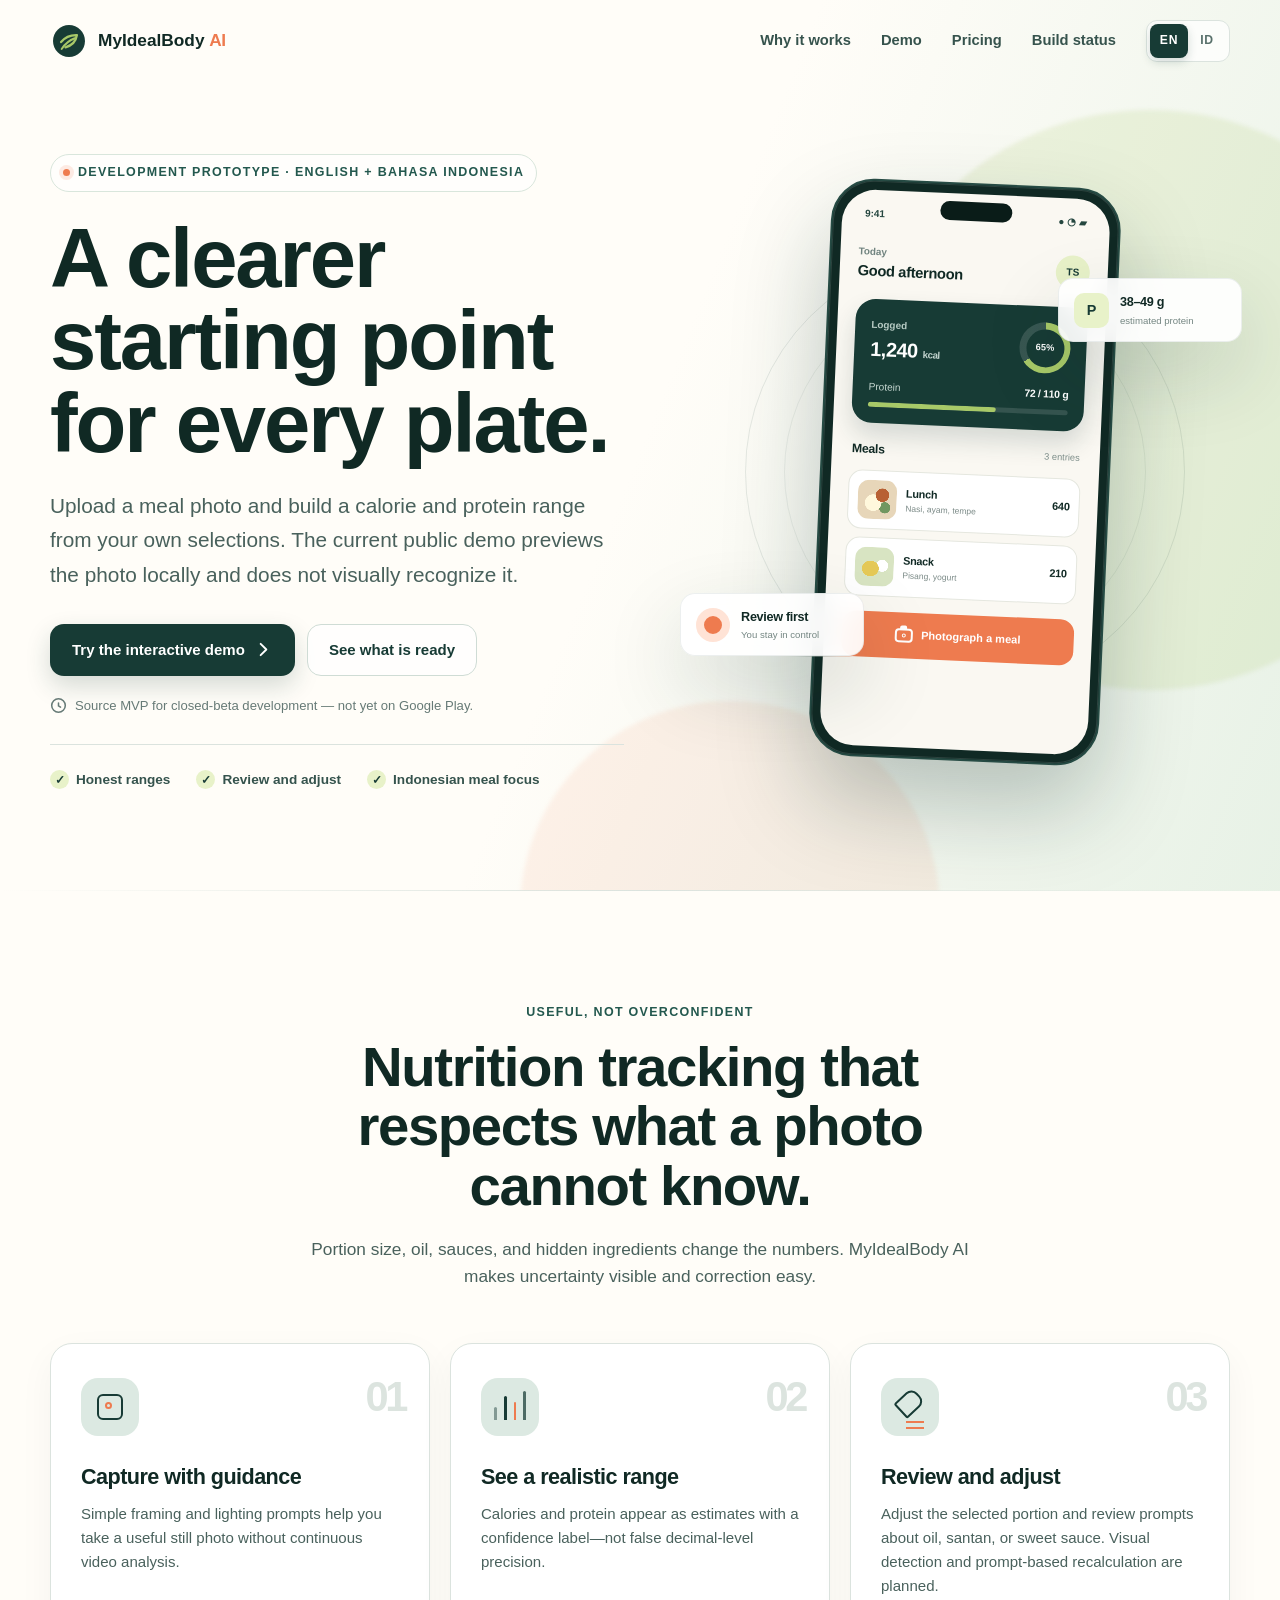
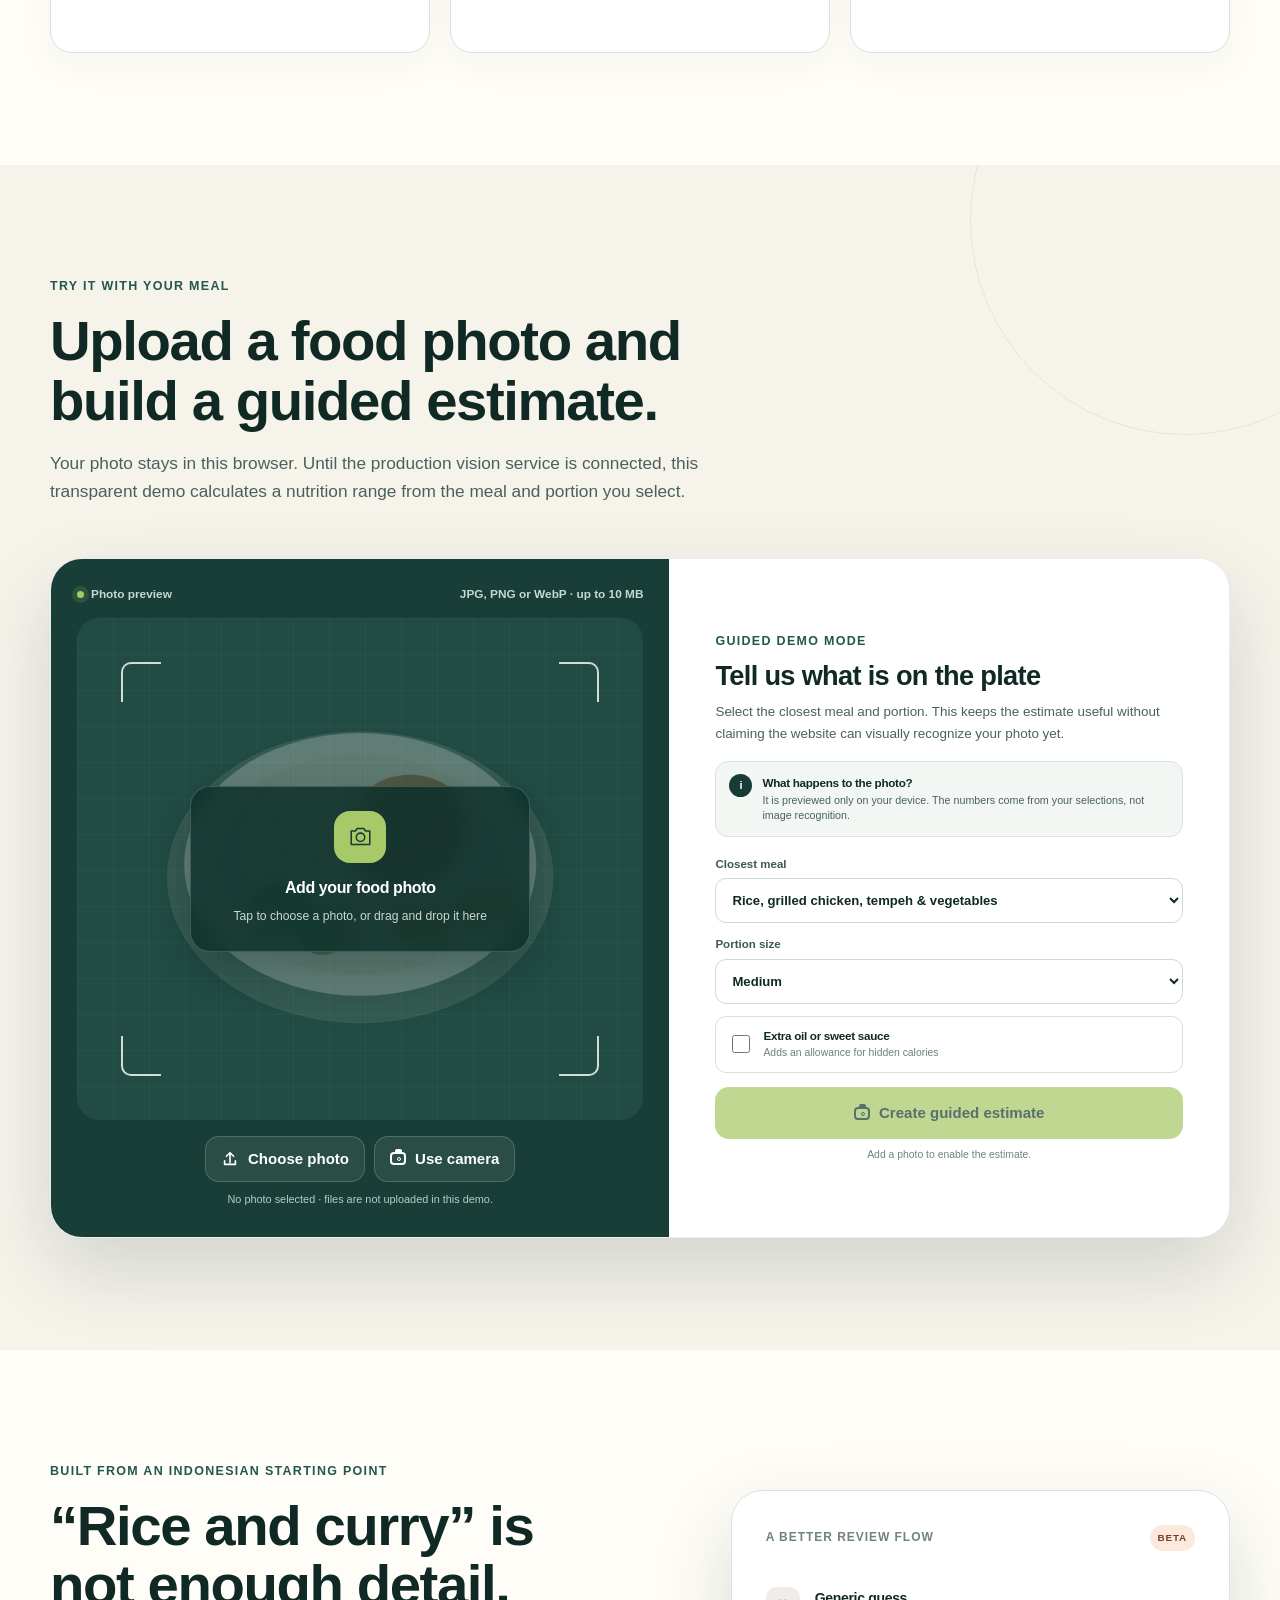
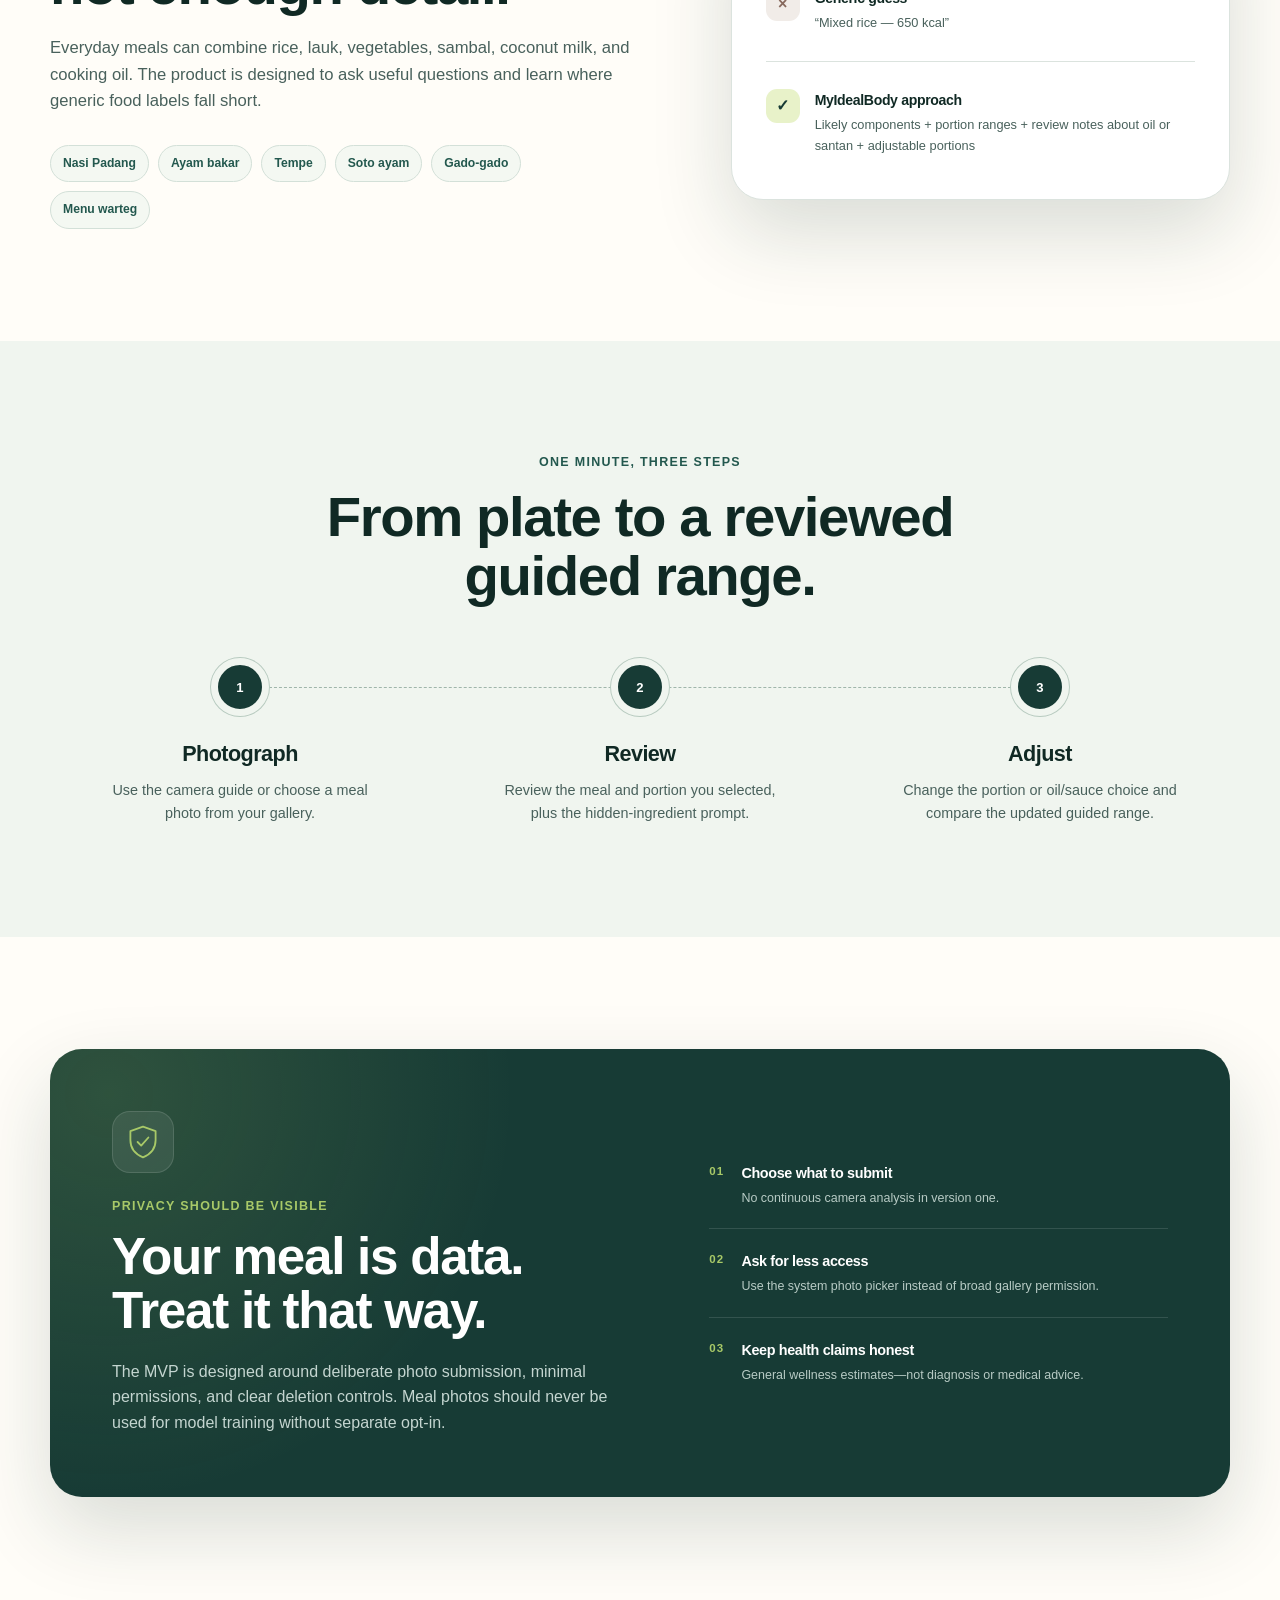
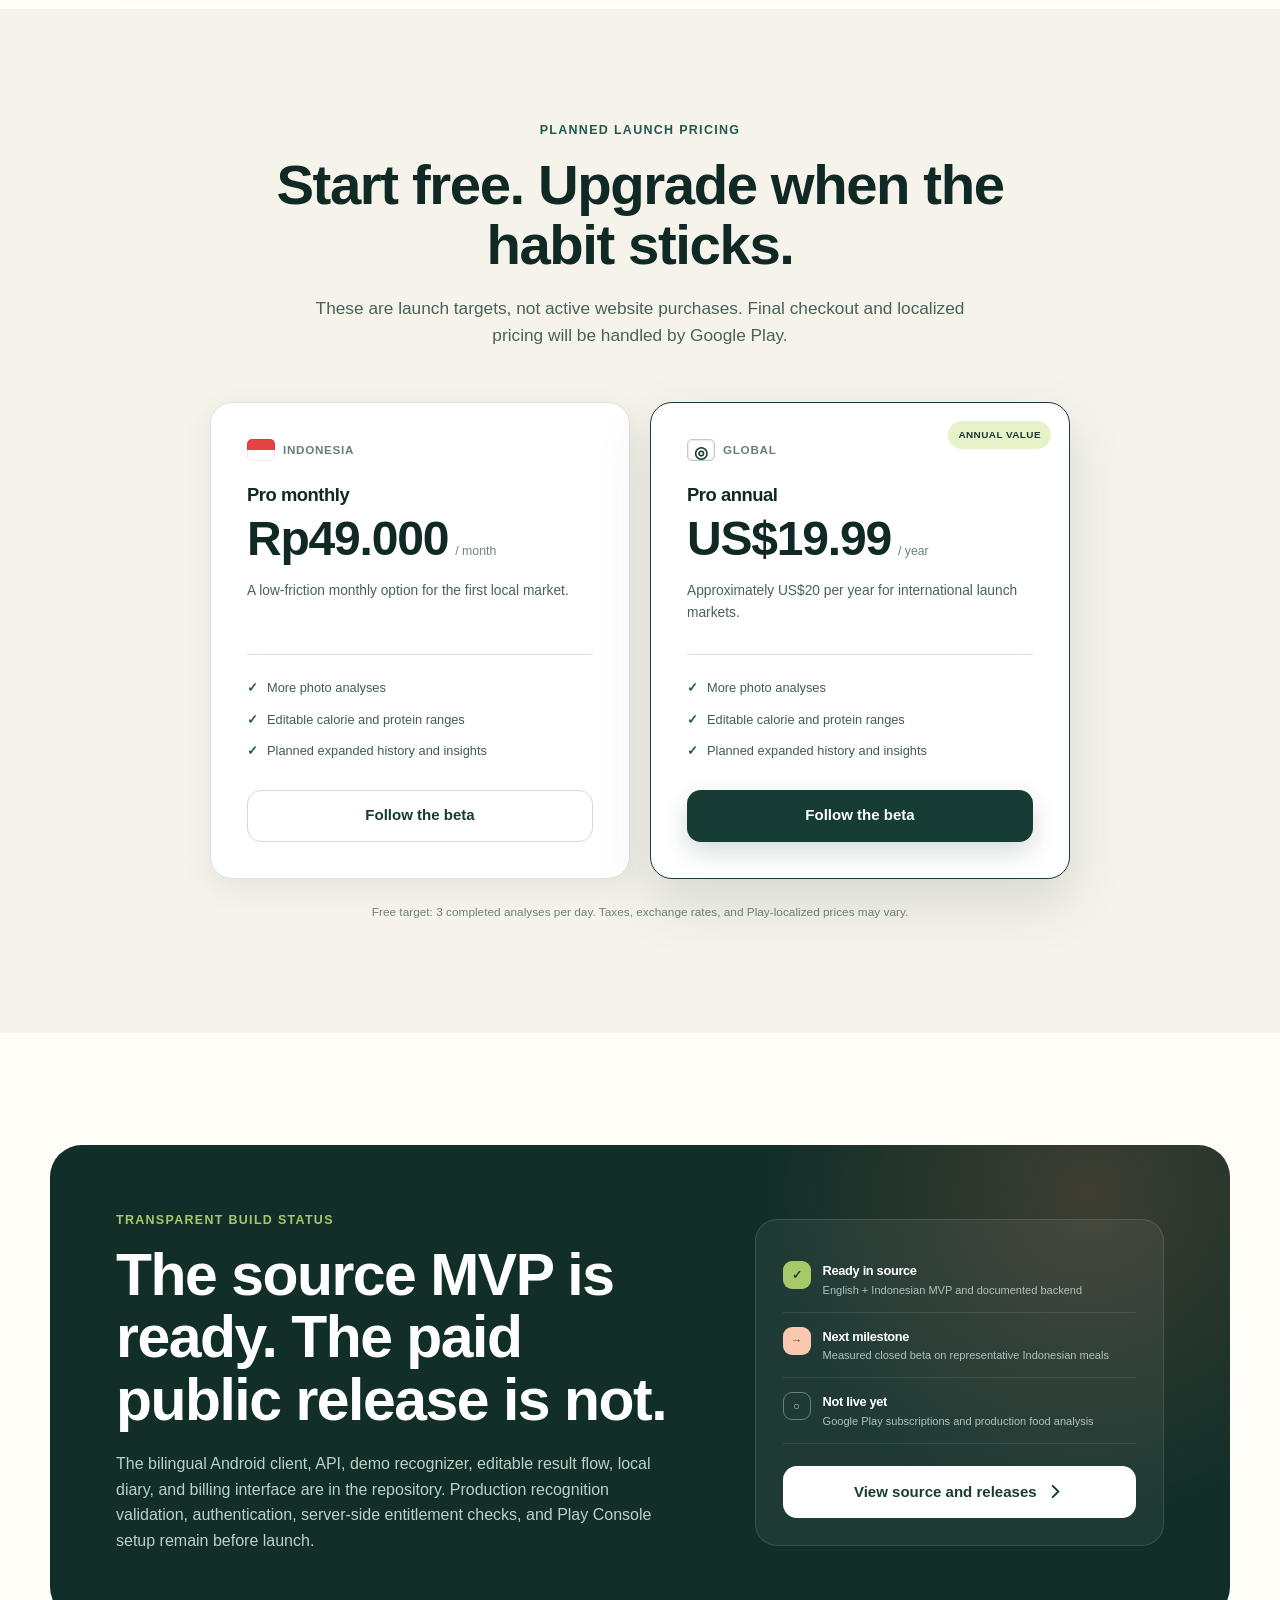
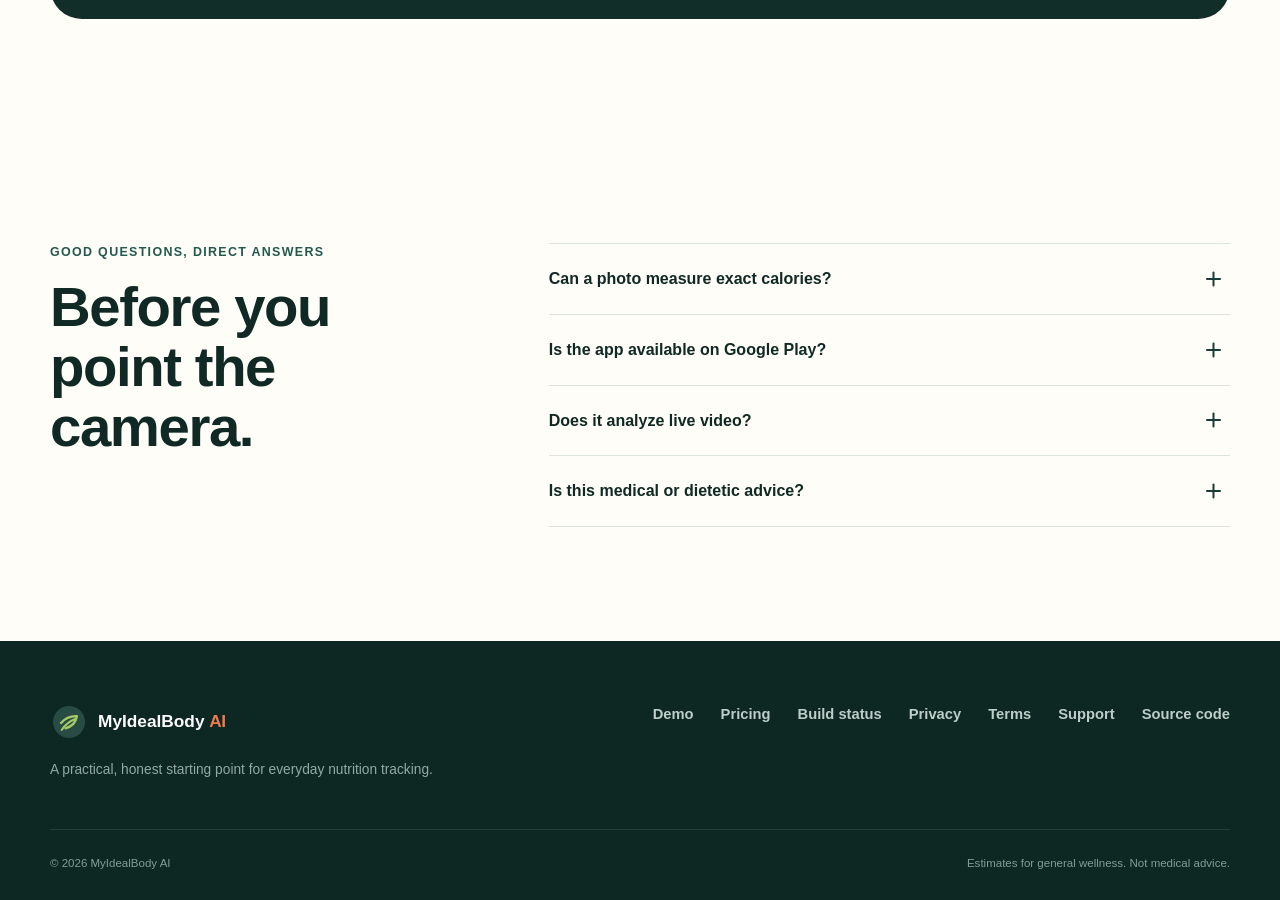
<file: website/index.html>
<!doctype html>
<html lang="en">
  <head>
    <meta charset="utf-8" />
    <meta name="viewport" content="width=device-width, initial-scale=1" />
    <meta
      name="description"
      content="Upload a meal photo for a guided calorie and protein range based on your choices. The current demo does not visually recognize images."
      id="meta-description"
    />
    <meta name="theme-color" content="#173b35" />
    <meta property="og:type" content="website" />
    <meta property="og:title" content="MyIdealBody AI — A clearer starting point for every plate" />
    <meta
      property="og:description"
      content="A bilingual guided nutrition demo for Indonesian meals. Current photo recognition is not active."
    />
    <title>MyIdealBody AI — Guided nutrition demo</title>
    <link rel="icon" href="favicon.svg" type="image/svg+xml" />
    <link rel="stylesheet" href="styles.css" />
    <script src="app.js" defer></script>
  </head>
  <!-- Set data-api-base-url to a separately deployed HTTPS API origin (without /v1) to enable server analysis. -->
  <body
    data-repository-url="https://github.com/meetmetisa-dev/myidealbody-ai"
    data-api-base-url=""
  >
    <a class="skip-link" href="#main-content" data-i18n="skipLink">Skip to main content</a>

    <header class="site-header" data-header>
      <div class="container nav-shell">
        <a class="brand" href="#top" aria-label="MyIdealBody AI home" data-i18n-aria="brandHome">
          <svg class="brand-mark" viewBox="0 0 44 44" aria-hidden="true">
            <path d="M22 3.5c10.2 0 18.5 8.3 18.5 18.5S32.2 40.5 22 40.5 3.5 32.2 3.5 22 11.8 3.5 22 3.5Z" />
            <path class="brand-leaf" d="M12.8 23.2c4.6-5.7 10.7-8.4 18.4-8.1-1.2 7.5-5.6 12.2-13.3 14.2" />
            <path class="brand-stem" d="M13.5 31.2c4.1-6.1 9.1-10.2 15.1-12.4" />
          </svg>
          <span>MyIdealBody <strong>AI</strong></span>
        </a>

        <button
          class="menu-button"
          type="button"
          aria-expanded="false"
          aria-controls="site-nav"
          aria-label="Open menu"
          data-i18n-aria="menuOpen"
          data-menu-button
        >
          <span></span><span></span><span></span>
        </button>

        <div class="nav-panel" id="site-nav" data-nav-panel>
          <nav aria-label="Primary navigation" data-i18n-aria="primaryNav">
            <a href="#features" data-i18n="navWhy">Why it works</a>
            <a href="#demo" data-i18n="navDemo">Demo</a>
            <a href="#pricing" data-i18n="navPricing">Pricing</a>
            <a href="#status" data-i18n="navStatus">Build status</a>
          </nav>
          <div class="language-switch" aria-label="Choose language" data-i18n-aria="languagePicker" role="group">
            <button type="button" data-lang="en" aria-pressed="true">EN</button>
            <button type="button" data-lang="id" aria-pressed="false">ID</button>
          </div>
        </div>
      </div>
    </header>

    <main id="main-content">
      <section class="hero" id="top">
        <div class="hero-orb hero-orb-one" aria-hidden="true"></div>
        <div class="hero-orb hero-orb-two" aria-hidden="true"></div>
        <div class="container hero-grid">
          <div class="hero-copy reveal">
            <p class="eyebrow">
              <span class="eyebrow-dot" aria-hidden="true"></span>
              <span data-i18n="heroEyebrow">Development prototype · English + Bahasa Indonesia</span>
            </p>
            <h1 data-i18n="heroTitle">A clearer starting point for every plate.</h1>
            <p class="hero-intro" data-i18n="heroBody">
              Upload a meal photo and build a calorie and protein range from your own selections. The current public demo previews the photo locally and does not visually recognize it.
            </p>
            <div class="hero-actions">
              <a class="button button-primary" href="#demo">
                <span data-i18n="heroPrimary">Try the interactive demo</span>
                <svg viewBox="0 0 20 20" aria-hidden="true"><path d="m7 4 6 6-6 6" /></svg>
              </a>
              <a class="button button-secondary" href="#status" data-i18n="heroSecondary">See what is ready</a>
            </div>
            <p class="availability-note">
              <svg viewBox="0 0 20 20" aria-hidden="true"><path d="M10 18a8 8 0 1 0 0-16 8 8 0 0 0 0 16Zm0-11v3.5l2.4 1.5" /></svg>
              <span data-i18n="heroNote">Source MVP for closed-beta development — not yet on Google Play.</span>
            </p>
            <ul class="hero-trust" aria-label="Product principles" data-i18n-aria="productPrinciples">
              <li><span aria-hidden="true">✓</span><span data-i18n="trustRanges">Honest ranges</span></li>
              <li><span aria-hidden="true">✓</span><span data-i18n="trustEditable">Review and adjust</span></li>
              <li><span aria-hidden="true">✓</span><span data-i18n="trustLocal">Indonesian meal focus</span></li>
            </ul>
          </div>

          <div class="phone-scene reveal reveal-delay" aria-label="MyIdealBody AI app preview" data-i18n-aria="phonePreview">
            <div class="phone-halo" aria-hidden="true"></div>
            <div class="phone">
              <div class="phone-speaker" aria-hidden="true"></div>
              <div class="phone-screen">
                <div class="phone-status" aria-hidden="true"><span>9:41</span><span>● ◔ ▰</span></div>
                <div class="app-head">
                  <div>
                    <span class="app-overline" data-i18n="phoneToday">Today</span>
                    <strong data-i18n="phoneGreeting">Good afternoon</strong>
                  </div>
                  <div class="avatar" aria-hidden="true">TS</div>
                </div>
                <div class="summary-card">
                  <div class="summary-head">
                    <div>
                      <span data-i18n="phoneLogged">Logged</span>
                      <strong>1,240 <small>kcal</small></strong>
                    </div>
                    <div class="progress-ring"><span>65%</span></div>
                  </div>
                  <div class="protein-row">
                    <span data-i18n="phoneProtein">Protein</span>
                    <strong>72 / 110 g</strong>
                  </div>
                  <div class="bar"><span></span></div>
                </div>
                <div class="app-section-title">
                  <strong data-i18n="phoneMeals">Meals</strong><span data-i18n="phoneEntries">3 entries</span>
                </div>
                <div class="meal-row">
                  <div class="meal-thumb meal-thumb-one" aria-hidden="true"></div>
                  <div><strong data-i18n="phoneLunch">Lunch</strong><span>Nasi, ayam, tempe</span></div>
                  <strong>640</strong>
                </div>
                <div class="meal-row">
                  <div class="meal-thumb meal-thumb-two" aria-hidden="true"></div>
                  <div><strong data-i18n="phoneSnack">Snack</strong><span>Pisang, yogurt</span></div>
                  <strong>210</strong>
                </div>
                <button class="app-scan" type="button" data-scroll-demo>
                  <span class="camera-icon" aria-hidden="true"></span>
                  <span data-i18n="phoneCta">Photograph a meal</span>
                </button>
              </div>
            </div>
            <div class="floating-card floating-card-top">
              <span class="floating-icon">P</span>
              <div><strong>38–49 g</strong><span data-i18n="floatingProtein">estimated protein</span></div>
            </div>
            <div class="floating-card floating-card-bottom">
              <span class="confidence-pip" aria-hidden="true"></span>
              <div><strong data-i18n="floatingReview">Review first</strong><span data-i18n="floatingControl">You stay in control</span></div>
            </div>
          </div>
        </div>
      </section>

      <section class="principles section" id="features">
        <div class="container">
          <div class="section-heading centered reveal">
            <p class="section-kicker" data-i18n="whyKicker">Useful, not overconfident</p>
            <h2 data-i18n="whyTitle">Nutrition tracking that respects what a photo cannot know.</h2>
            <p data-i18n="whyBody">Portion size, oil, sauces, and hidden ingredients change the numbers. MyIdealBody AI makes uncertainty visible and correction easy.</p>
          </div>
          <div class="feature-grid">
            <article class="feature-card reveal">
              <div class="feature-number">01</div>
              <div class="feature-icon icon-frame" aria-hidden="true"></div>
              <h3 data-i18n="featureOneTitle">Capture with guidance</h3>
              <p data-i18n="featureOneBody">Simple framing and lighting prompts help you take a useful still photo without continuous video analysis.</p>
            </article>
            <article class="feature-card reveal reveal-delay-short">
              <div class="feature-number">02</div>
              <div class="feature-icon icon-range" aria-hidden="true"><span></span><span></span></div>
              <h3 data-i18n="featureTwoTitle">See a realistic range</h3>
              <p data-i18n="featureTwoBody">Calories and protein appear as estimates with a confidence label—not false decimal-level precision.</p>
            </article>
            <article class="feature-card reveal reveal-delay">
              <div class="feature-number">03</div>
              <div class="feature-icon icon-edit" aria-hidden="true"></div>
              <h3 data-i18n="featureThreeTitle">Review and adjust</h3>
              <p data-i18n="featureThreeBody">Adjust the selected portion and review prompts about oil, santan, or sweet sauce. Visual detection and prompt-based recalculation are planned.</p>
            </article>
          </div>
        </div>
      </section>

      <section class="demo-section section" id="demo">
        <div class="container">
          <div class="section-heading reveal">
            <p class="section-kicker" data-i18n="demoKicker">Try it with your meal</p>
            <h2 data-i18n="demoTitle">Upload a food photo and build a guided estimate.</h2>
            <p data-i18n="demoBody">Your photo stays in this browser. Until the production vision service is connected, this transparent demo calculates a nutrition range from the meal and portion you select.</p>
          </div>

          <div class="demo-shell reveal" data-demo-shell>
            <div class="demo-visual">
              <div class="demo-label-row">
                <span class="live-label"><span aria-hidden="true"></span><span data-i18n="demoCamera">Photo preview</span></span>
                <span data-i18n="demoHint">JPG, PNG or WebP · up to 10 MB</span>
              </div>
              <div
                class="meal-art upload-stage"
                role="button"
                tabindex="0"
                aria-label="Choose a food photo"
                data-i18n-aria="uploadStage"
                data-upload-stage
              >
                <svg viewBox="0 0 620 430" aria-hidden="true">
                  <defs>
                    <filter id="plate-shadow" x="-20%" y="-20%" width="140%" height="150%">
                      <feDropShadow dx="0" dy="18" stdDeviation="18" flood-color="#092a26" flood-opacity=".16" />
                    </filter>
                    <linearGradient id="chicken" x1="0" x2="1" y1="0" y2="1">
                      <stop offset="0" stop-color="#d98550" /><stop offset="1" stop-color="#914326" />
                    </linearGradient>
                  </defs>
                  <ellipse cx="310" cy="225" rx="225" ry="170" fill="#f8f2e7" opacity=".35" />
                  <ellipse cx="310" cy="210" rx="205" ry="153" fill="#fffdf8" filter="url(#plate-shadow)" />
                  <ellipse cx="310" cy="210" rx="178" ry="128" fill="#f7f1e6" />
                  <path d="M178 177c14-51 74-82 121-50 37 25 29 89-18 112-50 24-118-7-103-62Z" fill="#fbf8ec" />
                  <g fill="#ded5bc" opacity=".75">
                    <ellipse cx="212" cy="158" rx="5" ry="11" transform="rotate(25 212 158)" />
                    <ellipse cx="245" cy="143" rx="5" ry="11" transform="rotate(-14 245 143)" />
                    <ellipse cx="270" cy="177" rx="5" ry="11" transform="rotate(35 270 177)" />
                    <ellipse cx="221" cy="198" rx="5" ry="11" transform="rotate(-35 221 198)" />
                    <ellipse cx="258" cy="207" rx="5" ry="11" transform="rotate(12 258 207)" />
                  </g>
                  <path d="M314 128c32-35 96-27 116 11 18 35-10 91-58 101-50 10-83-31-75-67 4-18 8-35 17-45Z" fill="url(#chicken)" />
                  <path d="M331 151c22-18 55-19 78-4M325 176c24-16 60-12 84 3M322 201c24-8 52-4 71 10" fill="none" stroke="#682d1d" stroke-width="8" stroke-linecap="round" opacity=".55" />
                  <g>
                    <rect x="348" y="254" width="71" height="43" rx="10" fill="#c78234" transform="rotate(8 348 254)" />
                    <rect x="420" y="243" width="68" height="42" rx="10" fill="#d6953f" transform="rotate(-8 420 243)" />
                    <circle cx="368" cy="273" r="3" fill="#8a5529" /><circle cx="397" cy="278" r="3" fill="#8a5529" />
                    <circle cx="441" cy="263" r="3" fill="#8a5529" /><circle cx="468" cy="259" r="3" fill="#8a5529" />
                  </g>
                  <g fill="none" stroke-linecap="round">
                    <path d="M188 260c18-22 31-21 45 3s32 27 49 3" stroke="#3e885d" stroke-width="19" />
                    <path d="M196 292c18-21 36-18 49 1s29 19 48-1" stroke="#67a866" stroke-width="17" />
                    <path d="M242 244c10 20 29 31 54 32" stroke="#87b95d" stroke-width="15" />
                  </g>
                  <g fill="#e05236">
                    <circle cx="287" cy="284" r="10" /><circle cx="312" cy="267" r="8" /><circle cx="306" cy="299" r="7" />
                  </g>
                </svg>
                <img class="photo-preview" alt="Selected food photo preview" data-photo-preview hidden />
                <div class="upload-prompt" data-upload-prompt>
                  <span class="upload-prompt-icon" aria-hidden="true">
                    <svg viewBox="0 0 32 32"><path d="M5 9.5h5l2-3h8l2 3h5v16H5v-16Z" /><circle cx="16" cy="17" r="5" /></svg>
                  </span>
                  <strong data-i18n="uploadPromptTitle">Add your food photo</strong>
                  <span data-i18n="uploadPromptBody">Tap to choose a photo, or drag and drop it here</span>
                </div>
                <div class="scan-corners" aria-hidden="true"><span></span><span></span><span></span><span></span></div>
                <div class="scan-line" aria-hidden="true"></div>
              </div>
              <div class="upload-actions">
                <label class="button upload-button" for="photo-upload">
                  <svg viewBox="0 0 20 20" aria-hidden="true"><path d="M10 14V3m0 0L6 7m4-4 4 4M4 12v4h12v-4" /></svg>
                  <span data-i18n="uploadButton">Choose photo</span>
                  <input id="photo-upload" class="visually-hidden" type="file" accept="image/jpeg,image/png,image/webp" data-photo-input />
                </label>
                <label class="button upload-button" for="camera-capture">
                  <span class="camera-icon small" aria-hidden="true"></span>
                  <span data-i18n="cameraButton">Use camera</span>
                  <input id="camera-capture" class="visually-hidden" type="file" accept="image/*" capture="environment" data-camera-input />
                </label>
                <button class="remove-photo" type="button" data-remove-photo hidden data-i18n="removePhoto">Remove</button>
              </div>
              <p class="file-status" aria-live="polite" data-file-status data-i18n="uploadPrivacy">No photo selected · files are not uploaded in this demo.</p>
            </div>

            <div class="demo-result" aria-live="polite" aria-busy="false" data-demo-result>
              <div class="result-idle analysis-setup" data-result-idle>
                <p class="section-kicker" data-i18n="demoIdleKicker">Guided demo mode</p>
                <h3 data-i18n="demoIdleTitle">Tell us what is on the plate</h3>
                <p data-i18n="demoIdleBody">Select the closest meal and portion. This keeps the estimate useful without claiming the website can visually recognize your photo yet.</p>
                <div class="demo-truth-note" data-mode-note>
                  <span aria-hidden="true">i</span>
                  <p><strong data-mode-title data-i18n="demoTruthTitle">What happens to the photo?</strong><small data-mode-body data-i18n="demoTruthBody">It is previewed only on your device. The numbers come from your selections, not image recognition.</small></p>
                </div>
                <form class="analysis-form" data-analysis-form>
                  <label data-guided-field>
                    <span data-i18n="mealLabel">Closest meal</span>
                    <select data-meal-select>
                      <option value="plate" data-i18n="mealPlate">Rice, grilled chicken, tempeh &amp; vegetables</option>
                      <option value="friedRice" data-i18n="mealFriedRice">Nasi goreng with egg</option>
                      <option value="gadoGado" data-i18n="mealGadoGado">Gado-gado</option>
                      <option value="sotoAyam" data-i18n="mealSotoAyam">Soto ayam with rice</option>
                      <option value="other" data-i18n="mealOther">Other / mixed meal</option>
                    </select>
                  </label>
                  <label data-guided-field>
                    <span data-i18n="portionLabel">Portion size</span>
                    <select data-portion-select>
                      <option value="small" data-i18n="portionSmall">Small</option>
                      <option value="medium" selected data-i18n="portionMedium">Medium</option>
                      <option value="large" data-i18n="portionLarge">Large</option>
                    </select>
                  </label>
                  <label class="checkbox-field" data-guided-field>
                    <input type="checkbox" data-extra-oil />
                    <span><strong data-i18n="extraOilTitle">Extra oil or sweet sauce</strong><small data-i18n="extraOilBody">Adds an allowance for hidden calories</small></span>
                  </label>
                  <button class="button button-primary demo-button" type="submit" data-demo-button disabled>
                    <span class="camera-icon small" aria-hidden="true"></span>
                    <span data-i18n="demoButton">Create guided estimate</span>
                  </button>
                  <p class="form-help" data-form-help data-i18n="uploadFirst">Add a photo to enable the estimate.</p>
                </form>
              </div>

              <div class="result-loading" hidden data-result-loading>
                <div class="loader" aria-hidden="true"><span></span><span></span><span></span></div>
                <p class="section-kicker" data-i18n="demoLoadingKicker">Guided calculation</p>
                <h3 data-demo-loading-title data-i18n="demoLoadingOne">Preparing your estimate…</h3>
                <p data-loading-body data-i18n="demoLoadingBody">We are applying your meal, portion, and extra-oil selections to a reference range.</p>
              </div>

              <div class="result-content" hidden data-result-content>
                <div class="result-topline">
                  <div>
                    <p class="section-kicker" data-result-kicker data-i18n="demoResultKicker">Guided estimate</p>
                    <h3 data-result-title>Rice, chicken &amp; tempeh</h3>
                  </div>
                  <span class="confidence-badge"><span aria-hidden="true"></span><span data-result-confidence data-i18n="demoConfidence">Selection-based</span></span>
                </div>
                <div class="macro-grid">
                  <div class="macro-card calories"><span data-i18n="demoCalories">Calories</span><strong data-calorie-result>610–760</strong><small>kcal</small></div>
                  <div class="macro-card protein"><span data-i18n="demoProtein">Protein</span><strong data-protein-result>38–49</strong><small>g</small></div>
                </div>
                <p class="range-note"><span aria-hidden="true">i</span><span data-i18n="demoRangeNote">A range reflects likely portion and recipe differences.</span></p>
                <div class="detected-list">
                  <div class="detected-heading"><strong data-result-list-title data-i18n="demoInputs">Your inputs</strong><span data-i18n="demoEditable">Editable</span></div>
                  <div data-result-row><span><i class="food-dot chicken"></i><span data-row-label data-i18n="mealInput">Meal</span></span><strong data-row-value>Rice, chicken &amp; tempeh</strong></div>
                  <div data-result-row><span><i class="food-dot rice"></i><span data-row-label data-i18n="portionInput">Portion</span></span><strong data-row-value>Medium</strong></div>
                  <div data-result-row><span><i class="food-dot veg"></i><span data-row-label data-i18n="oilInput">Extra oil / sauce</span></span><strong data-row-value>No</strong></div>
                </div>
                <div class="question-card" data-result-note>
                  <span class="question-mark" aria-hidden="true">!</span>
                  <div><strong data-result-note-title data-i18n="demoQuestionTitle">Photo recognition is not active</strong><p data-result-note-body data-i18n="demoQuestionBody">Connect the production vision API before treating the image itself as analyzed.</p></div>
                </div>
                <button class="button button-secondary button-block adjust-button" type="button" data-adjust-estimate data-i18n="adjustEstimate">Adjust selections</button>
                <p class="demo-disclaimer" data-result-disclaimer data-i18n="demoDisclaimer">Guided reference only—not image recognition, a measurement, or medical advice.</p>
              </div>
            </div>
          </div>
        </div>
      </section>

      <section class="local-section section">
        <div class="container local-grid">
          <div class="local-copy reveal">
            <p class="section-kicker" data-i18n="localKicker">Built from an Indonesian starting point</p>
            <h2 data-i18n="localTitle">“Rice and curry” is not enough detail.</h2>
            <p data-i18n="localBody">Everyday meals can combine rice, lauk, vegetables, sambal, coconut milk, and cooking oil. The product is designed to ask useful questions and learn where generic food labels fall short.</p>
            <div class="local-tags" aria-label="Example Indonesian meals" data-i18n-aria="mealExamples">
              <span>Nasi Padang</span><span>Ayam bakar</span><span>Tempe</span><span>Soto ayam</span><span>Gado-gado</span><span>Menu warteg</span>
            </div>
          </div>
          <div class="comparison-card reveal reveal-delay">
            <div class="comparison-head">
              <span data-i18n="compareTitle">A better review flow</span>
              <span class="beta-pill">BETA</span>
            </div>
            <div class="comparison-row muted">
              <span class="comparison-icon" aria-hidden="true">×</span>
              <div><strong data-i18n="compareGeneric">Generic guess</strong><p data-i18n="compareGenericBody">“Mixed rice — 650 kcal”</p></div>
            </div>
            <div class="comparison-divider" aria-hidden="true"></div>
            <div class="comparison-row good">
              <span class="comparison-icon" aria-hidden="true">✓</span>
              <div><strong data-i18n="compareProduct">MyIdealBody approach</strong><p data-i18n="compareProductBody">Likely components + portion ranges + review notes about oil or santan + adjustable portions</p></div>
            </div>
          </div>
        </div>
      </section>

      <section class="how-section section">
        <div class="container">
          <div class="section-heading centered reveal">
            <p class="section-kicker" data-i18n="howKicker">One minute, three steps</p>
            <h2 data-i18n="howTitle">From plate to a reviewed guided range.</h2>
          </div>
          <ol class="steps-grid">
            <li class="step-card reveal">
              <span class="step-index">1</span>
              <h3 data-i18n="stepOneTitle">Photograph</h3>
              <p data-i18n="stepOneBody">Use the camera guide or choose a meal photo from your gallery.</p>
            </li>
            <li class="step-card reveal reveal-delay-short">
              <span class="step-index">2</span>
              <h3 data-i18n="stepTwoTitle">Review</h3>
              <p data-i18n="stepTwoBody">Review the meal and portion you selected, plus the hidden-ingredient prompt.</p>
            </li>
            <li class="step-card reveal reveal-delay">
              <span class="step-index">3</span>
              <h3 data-i18n="stepThreeTitle">Adjust</h3>
              <p data-i18n="stepThreeBody">Change the portion or oil/sauce choice and compare the updated guided range.</p>
            </li>
          </ol>
        </div>
      </section>

      <section class="privacy-section section" id="privacy">
        <div class="container privacy-shell reveal">
          <div class="privacy-main">
            <span class="shield-icon" aria-hidden="true">
              <svg viewBox="0 0 40 40"><path d="M20 3 34 8v10c0 9-5.6 15.5-14 19-8.4-3.5-14-10-14-19V8l14-5Z" /><path d="m14 20 4 4 8-9" /></svg>
            </span>
            <p class="section-kicker" data-i18n="privacyKicker">Privacy should be visible</p>
            <h2 data-i18n="privacyTitle">Your meal is data. Treat it that way.</h2>
            <p data-i18n="privacyBody">The MVP is designed around deliberate photo submission, minimal permissions, and clear deletion controls. Meal photos should never be used for model training without separate opt-in.</p>
          </div>
          <div class="privacy-points">
            <div><span aria-hidden="true">01</span><p><strong data-i18n="privacyOneTitle">Choose what to submit</strong><small data-i18n="privacyOneBody">No continuous camera analysis in version one.</small></p></div>
            <div><span aria-hidden="true">02</span><p><strong data-i18n="privacyTwoTitle">Ask for less access</strong><small data-i18n="privacyTwoBody">Use the system photo picker instead of broad gallery permission.</small></p></div>
            <div><span aria-hidden="true">03</span><p><strong data-i18n="privacyThreeTitle">Keep health claims honest</strong><small data-i18n="privacyThreeBody">General wellness estimates—not diagnosis or medical advice.</small></p></div>
          </div>
        </div>
      </section>

      <section class="pricing-section section" id="pricing">
        <div class="container">
          <div class="section-heading centered reveal">
            <p class="section-kicker" data-i18n="pricingKicker">Planned launch pricing</p>
            <h2 data-i18n="pricingTitle">Start free. Upgrade when the habit sticks.</h2>
            <p data-i18n="pricingBody">These are launch targets, not active website purchases. Final checkout and localized pricing will be handled by Google Play.</p>
          </div>
          <div class="pricing-grid">
            <article class="price-card reveal">
              <div class="price-topline"><span class="flag" aria-hidden="true">ID</span><span data-i18n="priceIndonesia">Indonesia</span></div>
              <h3 data-i18n="priceLocalPlan">Pro monthly</h3>
              <p class="price"><strong>Rp49.000</strong><span data-i18n="perMonth">/ month</span></p>
              <p data-i18n="priceLocalBody">A low-friction monthly option for the first local market.</p>
              <ul>
                <li><span aria-hidden="true">✓</span><span data-i18n="priceFeatureOne">More photo analyses</span></li>
                <li><span aria-hidden="true">✓</span><span data-i18n="priceFeatureTwo">Editable calorie and protein ranges</span></li>
                <li><span aria-hidden="true">✓</span><span data-i18n="priceFeatureThree">Planned expanded history and insights</span></li>
              </ul>
              <a class="button button-secondary button-block repo-link" href="#status" data-i18n="priceCta">Follow the beta</a>
            </article>
            <article class="price-card featured reveal reveal-delay">
              <span class="price-ribbon" data-i18n="priceValue">Annual value</span>
              <div class="price-topline"><span class="globe" aria-hidden="true">◎</span><span data-i18n="priceGlobal">Global</span></div>
              <h3 data-i18n="priceGlobalPlan">Pro annual</h3>
              <p class="price"><strong>US$19.99</strong><span data-i18n="perYear">/ year</span></p>
              <p data-i18n="priceGlobalBody">Approximately US$20 per year for international launch markets.</p>
              <ul>
                <li><span aria-hidden="true">✓</span><span data-i18n="priceFeatureOne">More photo analyses</span></li>
                <li><span aria-hidden="true">✓</span><span data-i18n="priceFeatureTwo">Editable calorie and protein ranges</span></li>
                <li><span aria-hidden="true">✓</span><span data-i18n="priceFeatureThree">Planned expanded history and insights</span></li>
              </ul>
              <a class="button button-primary button-block repo-link" href="#status" data-i18n="priceCta">Follow the beta</a>
            </article>
          </div>
          <p class="pricing-note" data-i18n="pricingNote">Free target: 3 completed analyses per day. Taxes, exchange rates, and Play-localized prices may vary.</p>
        </div>
      </section>

      <section class="status-section section" id="status">
        <div class="container status-shell reveal">
          <div>
            <p class="section-kicker light" data-i18n="statusKicker">Transparent build status</p>
            <h2 data-i18n="statusTitle">The source MVP is ready. The paid public release is not.</h2>
            <p data-i18n="statusBody">The bilingual Android client, API, demo recognizer, editable result flow, local diary, and billing interface are in the repository. Production recognition validation, authentication, server-side entitlement checks, and Play Console setup remain before launch.</p>
          </div>
          <div class="status-panel">
            <div class="status-row ready"><span aria-hidden="true">✓</span><p><strong data-i18n="readyLabel">Ready in source</strong><small data-i18n="readyBody">English + Indonesian MVP and documented backend</small></p></div>
            <div class="status-row next"><span aria-hidden="true">→</span><p><strong data-i18n="nextLabel">Next milestone</strong><small data-i18n="nextBody">Measured closed beta on representative Indonesian meals</small></p></div>
            <div class="status-row later"><span aria-hidden="true">○</span><p><strong data-i18n="laterLabel">Not live yet</strong><small data-i18n="laterBody">Google Play subscriptions and production food analysis</small></p></div>
            <a class="button button-light button-block repo-link" href="#top">
              <span data-i18n="statusCta">View source and releases</span>
              <svg viewBox="0 0 20 20" aria-hidden="true"><path d="m7 4 6 6-6 6" /></svg>
            </a>
          </div>
        </div>
      </section>

      <section class="faq-section section">
        <div class="container faq-grid">
          <div class="section-heading reveal">
            <p class="section-kicker" data-i18n="faqKicker">Good questions, direct answers</p>
            <h2 data-i18n="faqTitle">Before you point the camera.</h2>
          </div>
          <div class="faq-list reveal reveal-delay">
            <details>
              <summary data-i18n="faqOneQ">Can a photo measure exact calories?</summary>
              <p data-i18n="faqOneA">No. A photo cannot reveal exact weight or every ingredient. MyIdealBody AI is designed to return a useful range, explain uncertainty, and let you edit the result.</p>
            </details>
            <details>
              <summary data-i18n="faqTwoQ">Is the app available on Google Play?</summary>
              <p data-i18n="faqTwoA">Not yet. The repository is a development MVP for closed-beta preparation. A public paid release needs production validation and Play setup first.</p>
            </details>
            <details>
              <summary data-i18n="faqThreeQ">Does it analyze live video?</summary>
              <p data-i18n="faqThreeA">No. This website uses one still photo. With no production API configured, the photo stays in your browser and the estimate comes from your selections—not visual recognition.</p>
            </details>
            <details>
              <summary data-i18n="faqFourQ">Is this medical or dietetic advice?</summary>
              <p data-i18n="faqFourA">No. It provides general wellness estimates only and is not a diagnosis, treatment, laboratory measurement, or substitute for a qualified professional.</p>
            </details>
          </div>
        </div>
      </section>
    </main>

    <footer class="site-footer">
      <div class="container footer-grid">
        <div>
          <a class="brand footer-brand" href="#top" aria-label="MyIdealBody AI home" data-i18n-aria="brandHome">
            <svg class="brand-mark" viewBox="0 0 44 44" aria-hidden="true">
              <path d="M22 3.5c10.2 0 18.5 8.3 18.5 18.5S32.2 40.5 22 40.5 3.5 32.2 3.5 22 11.8 3.5 22 3.5Z" />
              <path class="brand-leaf" d="M12.8 23.2c4.6-5.7 10.7-8.4 18.4-8.1-1.2 7.5-5.6 12.2-13.3 14.2" />
              <path class="brand-stem" d="M13.5 31.2c4.1-6.1 9.1-10.2 15.1-12.4" />
            </svg>
            <span>MyIdealBody <strong>AI</strong></span>
          </a>
          <p data-i18n="footerTagline">A practical, honest starting point for everyday nutrition tracking.</p>
        </div>
        <div class="footer-links">
          <a href="#demo" data-i18n="navDemo">Demo</a>
          <a href="#pricing" data-i18n="navPricing">Pricing</a>
          <a href="#status" data-i18n="navStatus">Build status</a>
          <a href="privacy.html" data-i18n="footerPrivacy">Privacy</a>
          <a href="terms.html" data-i18n="footerTerms">Terms</a>
          <a href="support.html" data-i18n="footerSupport">Support</a>
          <a class="repo-link" href="#top" data-i18n="footerSource">Source code</a>
        </div>
      </div>
      <div class="container footer-bottom">
        <span>© <span data-year></span> MyIdealBody AI</span>
        <span data-i18n="footerDisclaimer">Estimates for general wellness. Not medical advice.</span>
      </div>
    </footer>
  </body>
</html>
</file>
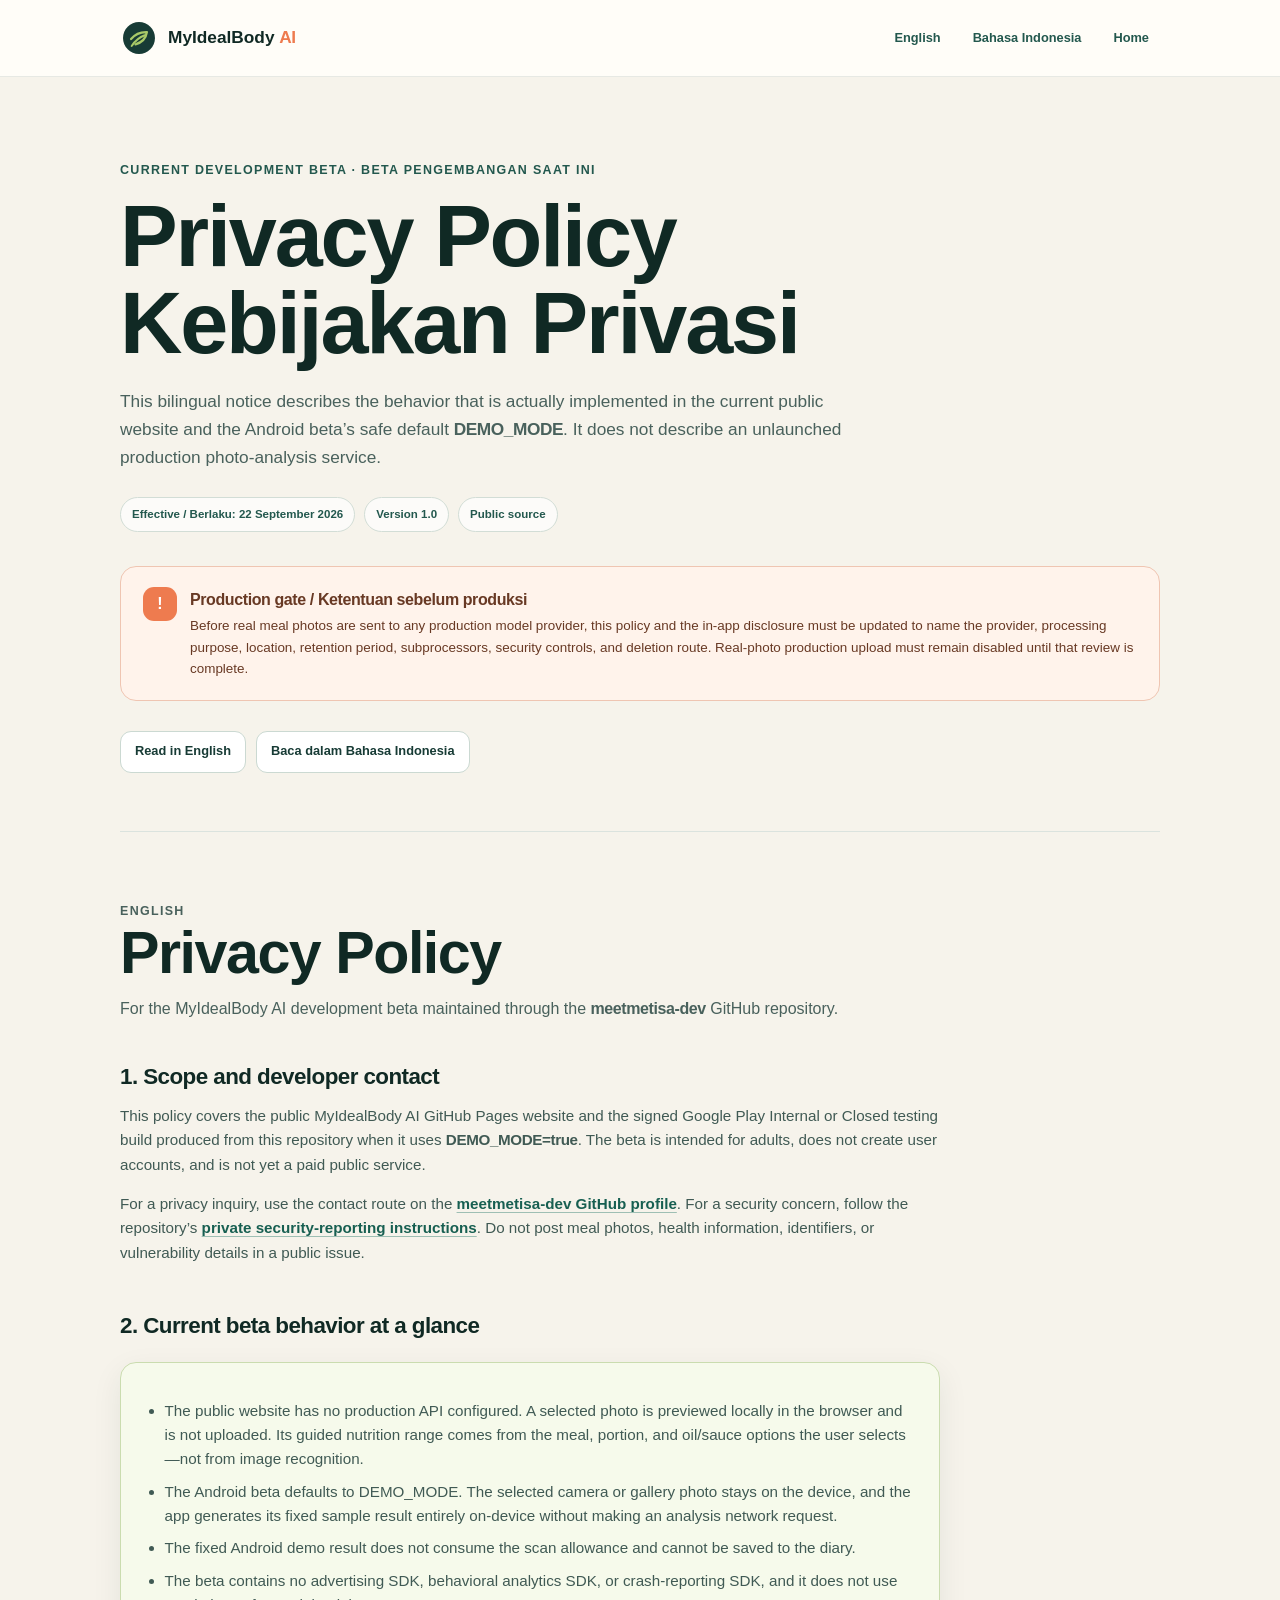
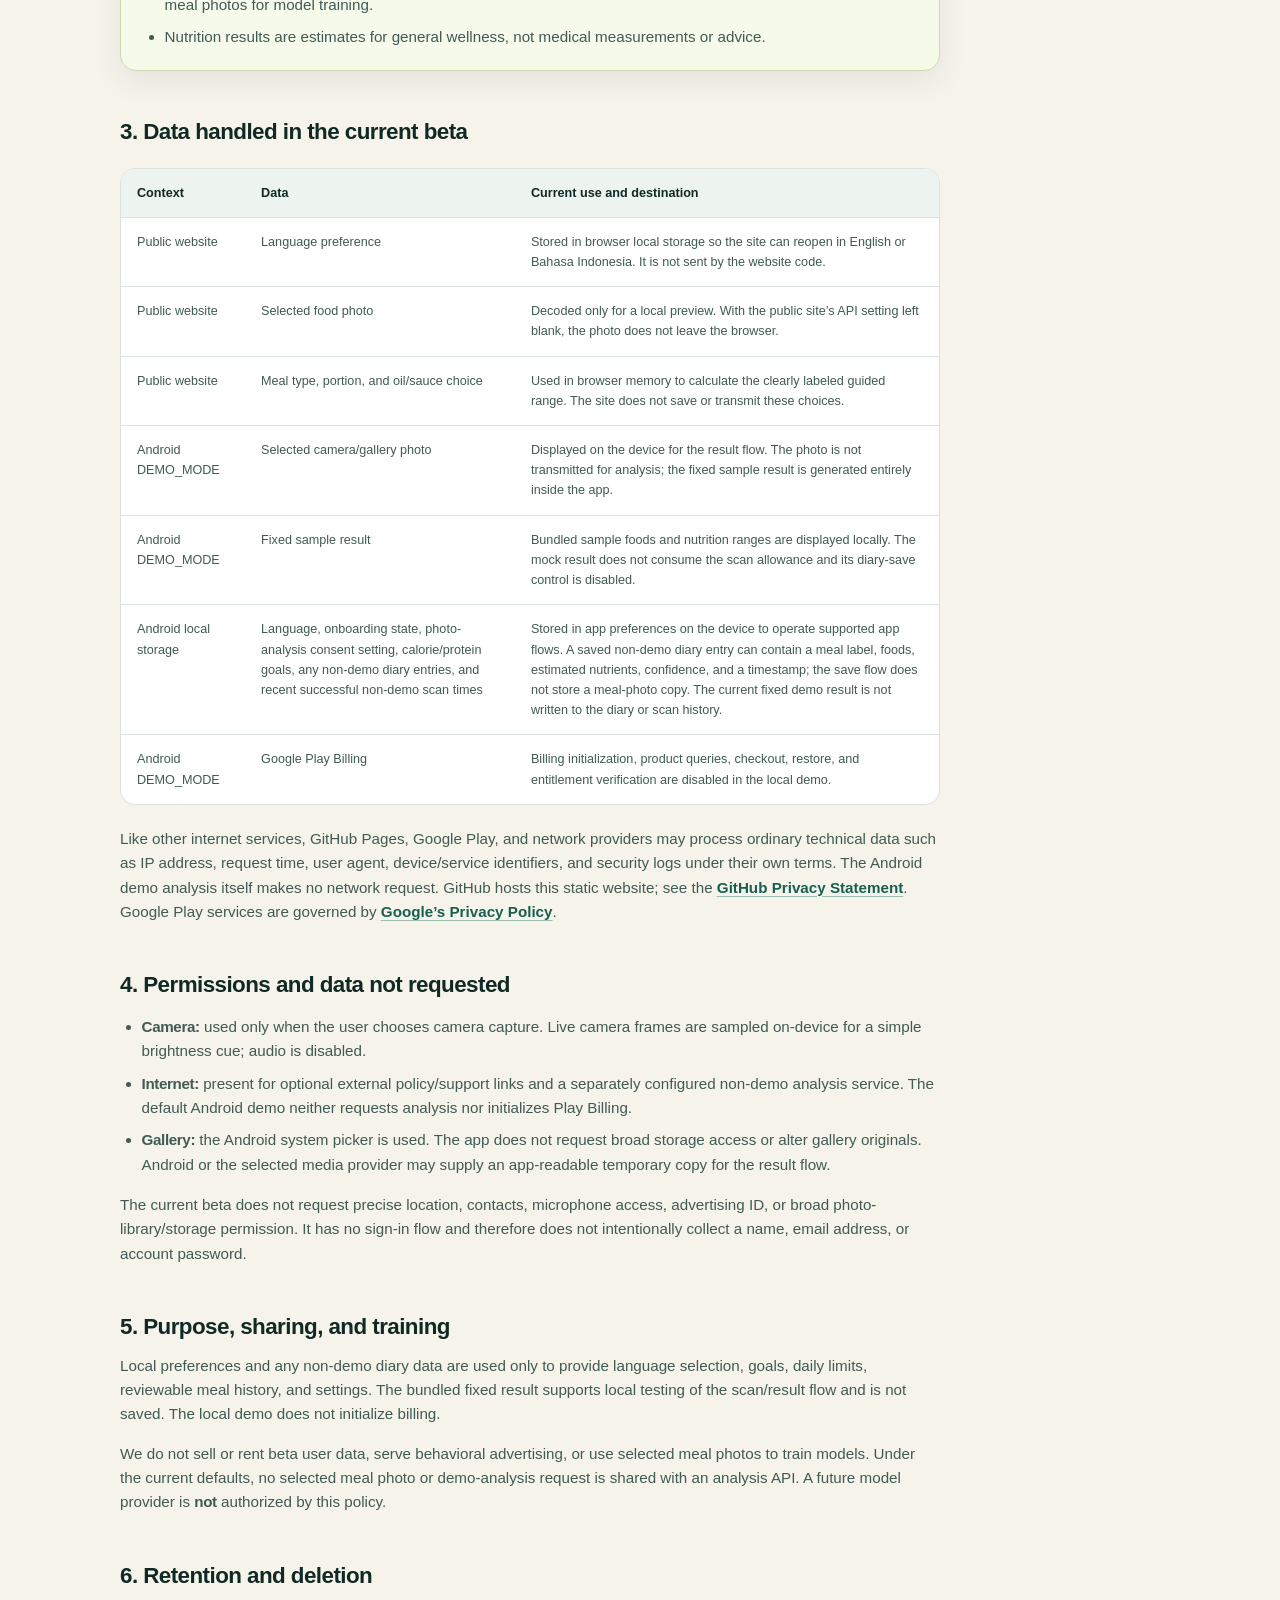
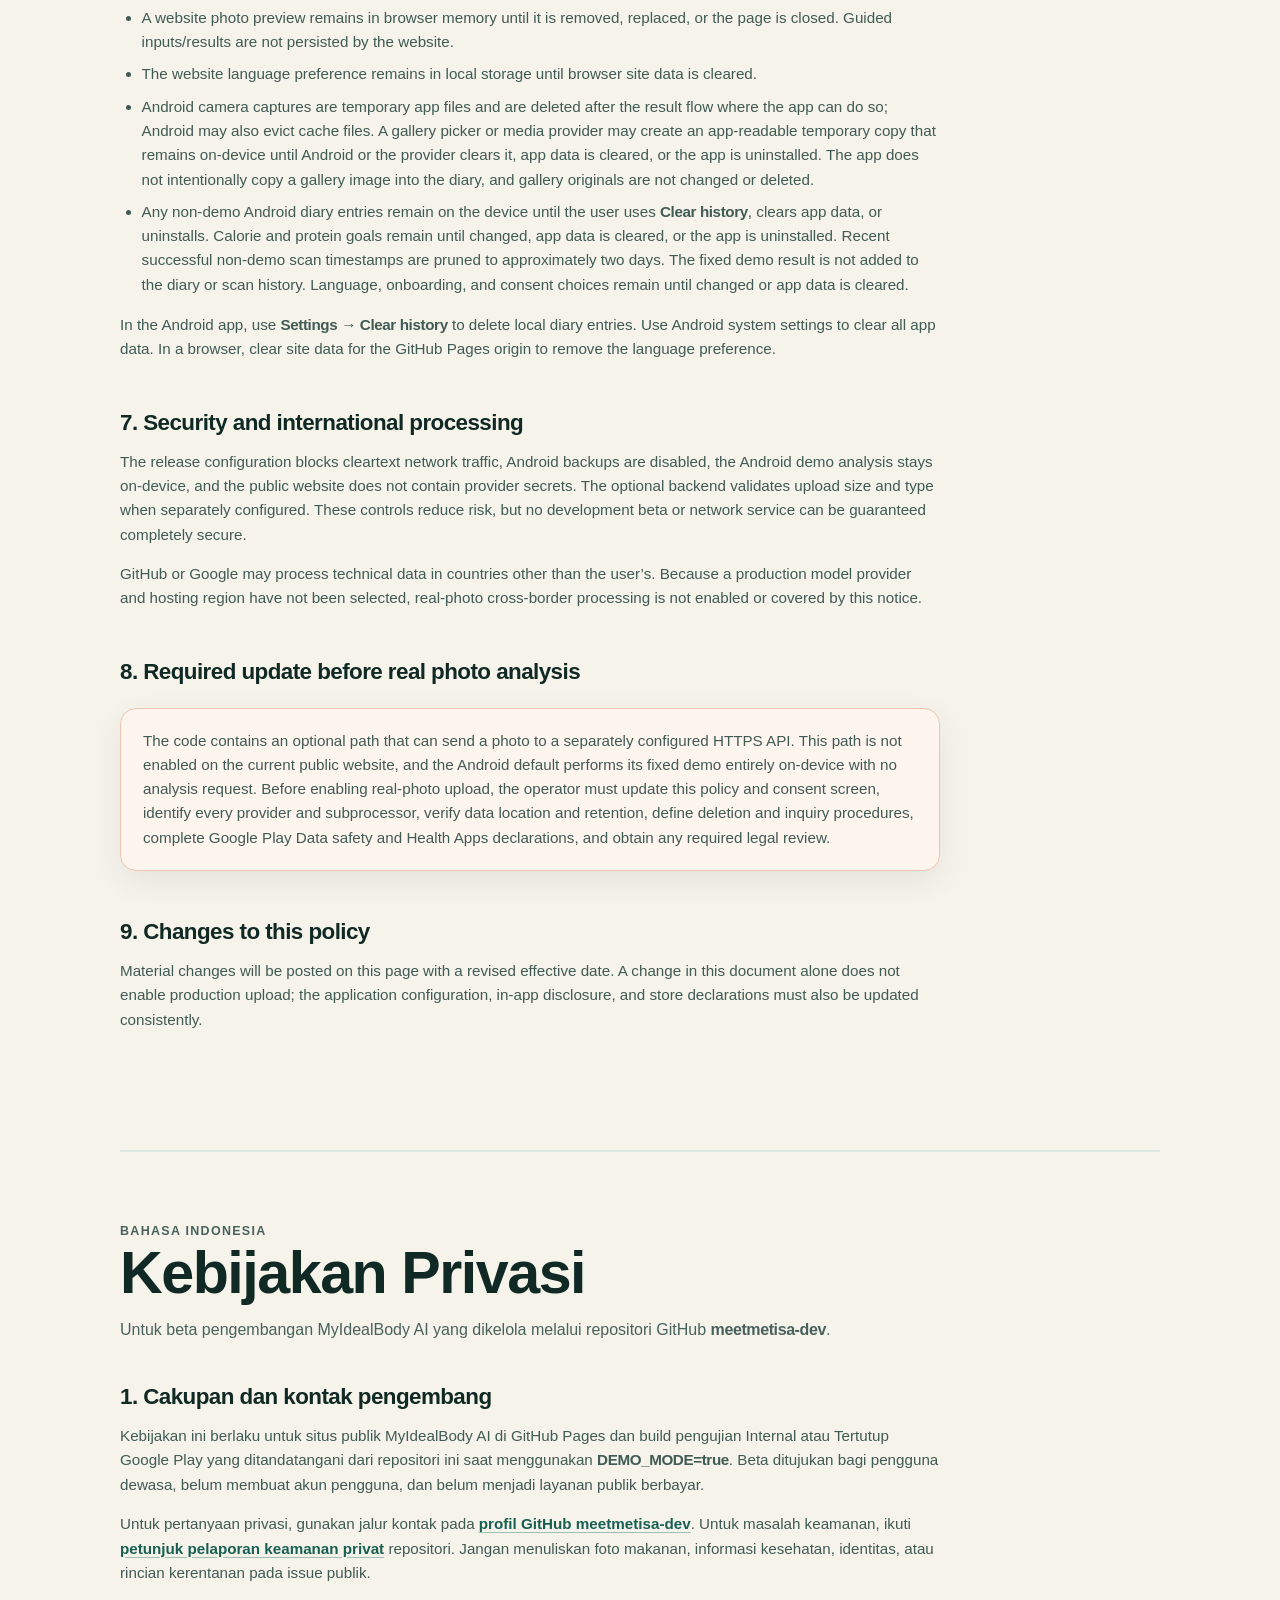
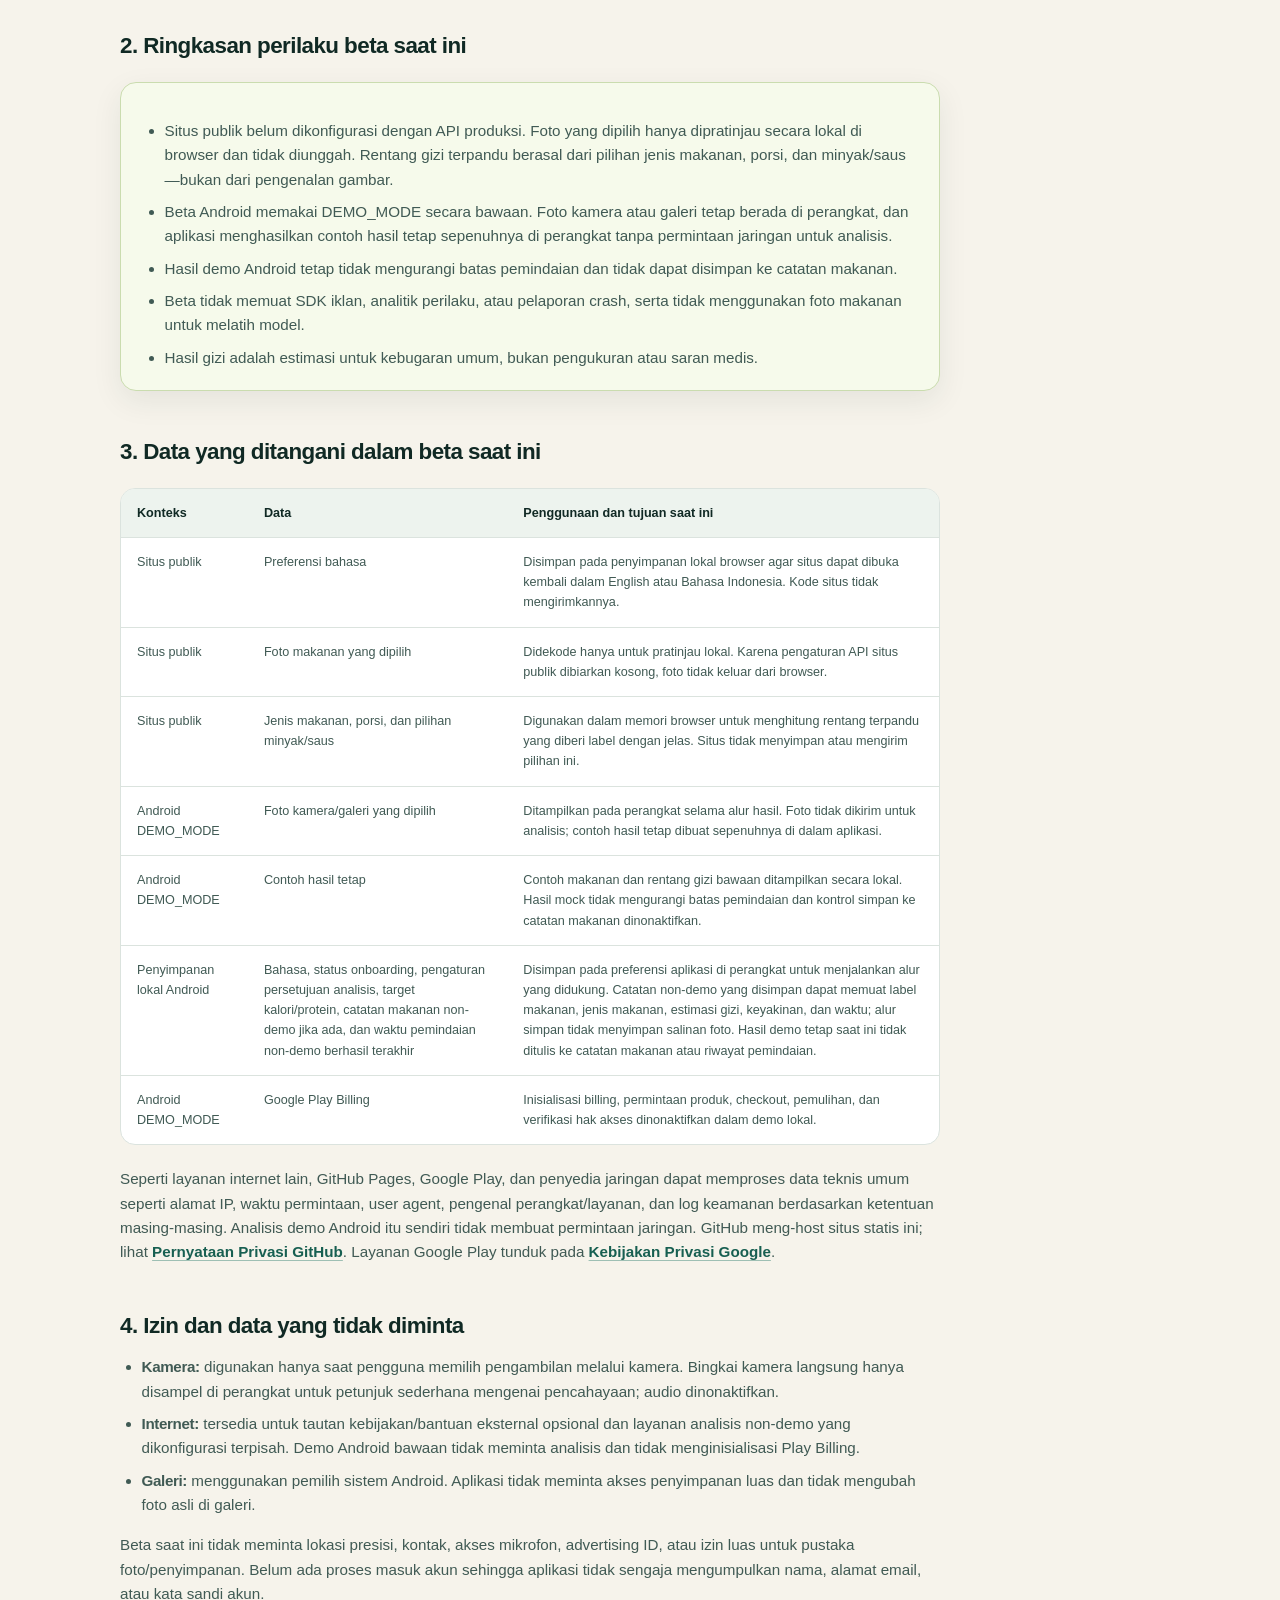
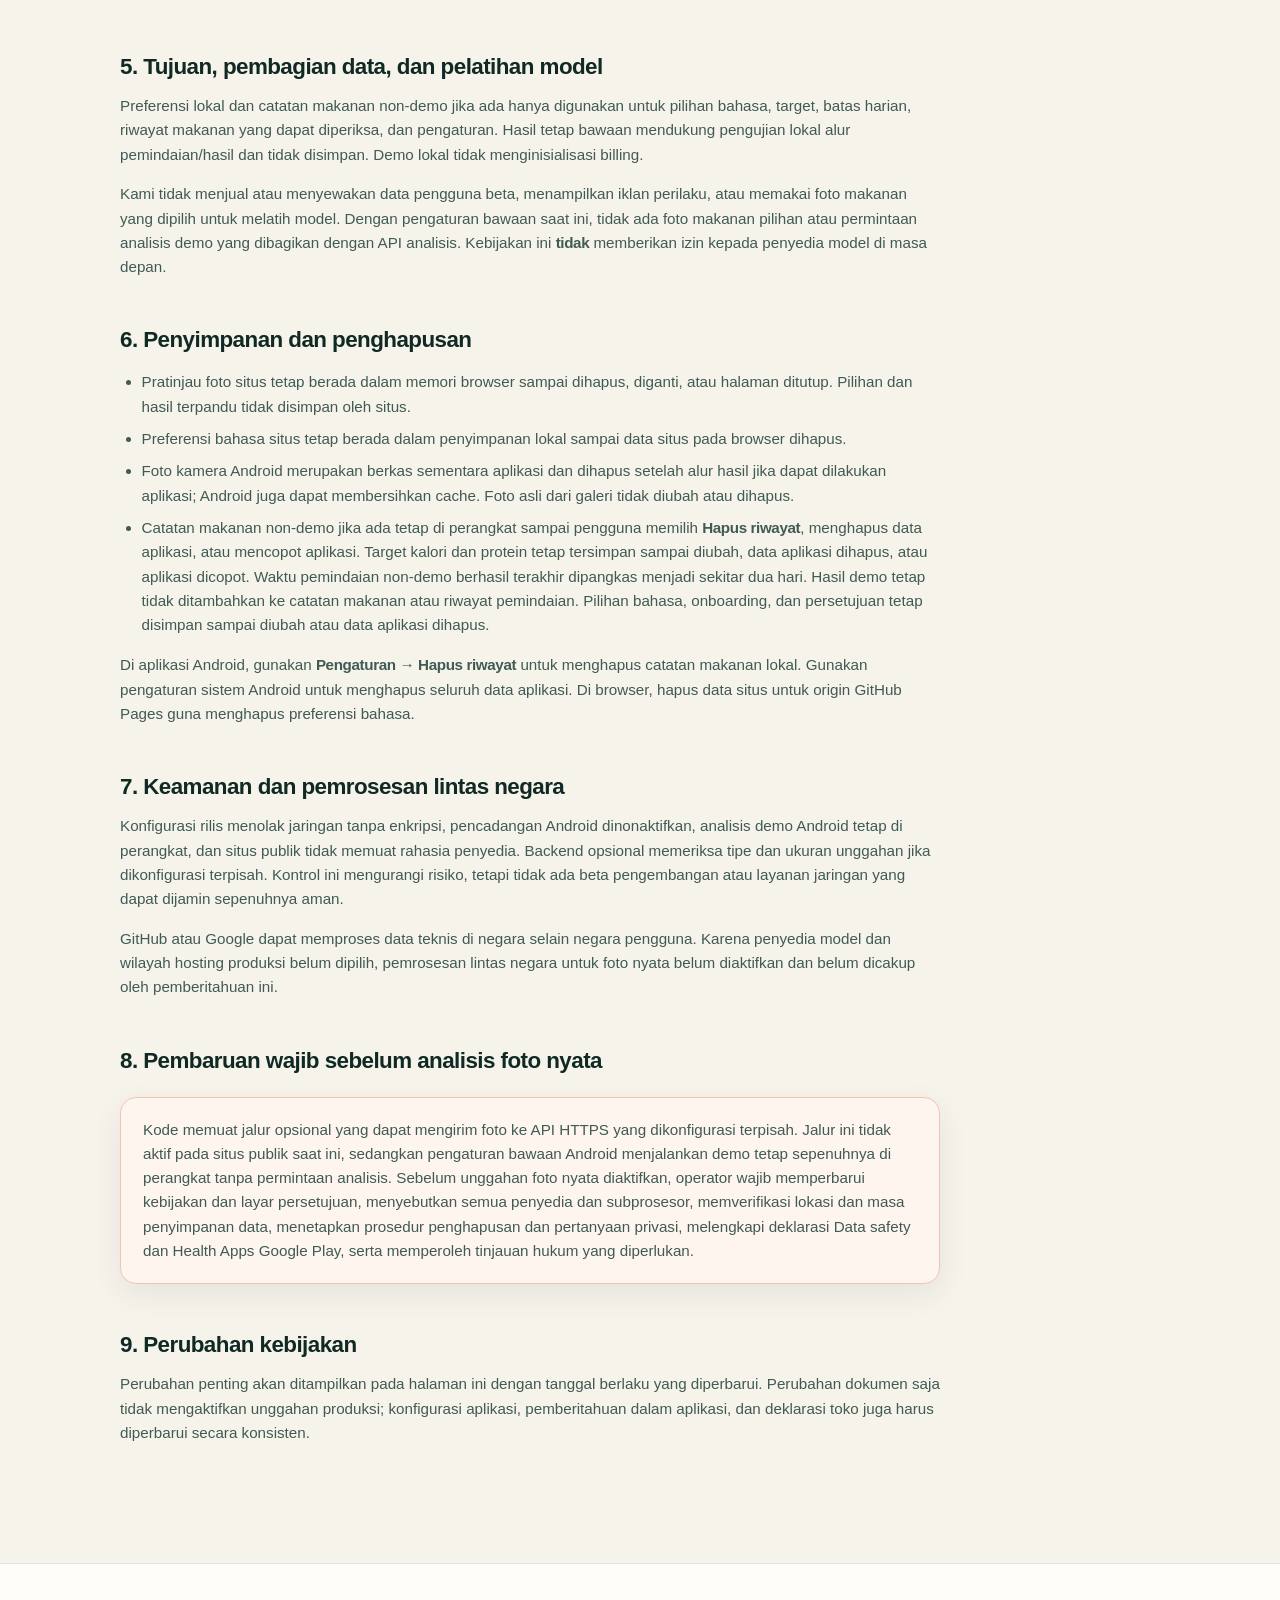
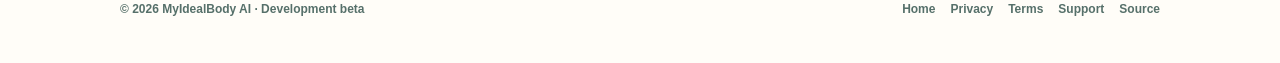
<file: website/privacy.html>
<!doctype html>
<html lang="en">
  <head>
    <meta charset="utf-8" />
    <meta name="viewport" content="width=device-width, initial-scale=1" />
    <meta name="description" content="Privacy policy for the current MyIdealBody AI website and Android development beta, in English and Bahasa Indonesia." />
    <meta name="theme-color" content="#173b35" />
    <meta property="og:type" content="website" />
    <meta property="og:title" content="MyIdealBody AI — Privacy Policy" />
    <meta property="og:description" content="How the current MyIdealBody AI development beta handles photos, nutrition entries, preferences, and service data." />
    <title>Privacy Policy | MyIdealBody AI</title>
    <link rel="icon" href="favicon.svg" type="image/svg+xml" />
    <link rel="stylesheet" href="styles.css" />
    <link rel="stylesheet" href="legal.css" />
  </head>
  <body class="legal-page">
    <a class="skip-link" href="#policy-content">Skip to the privacy policy</a>

    <header class="legal-header">
      <nav class="legal-nav" aria-label="Policy navigation">
        <a class="brand" href="index.html" aria-label="MyIdealBody AI home">
          <svg class="brand-mark" viewBox="0 0 44 44" aria-hidden="true">
            <path d="M22 3.5c10.2 0 18.5 8.3 18.5 18.5S32.2 40.5 22 40.5 3.5 32.2 3.5 22 11.8 3.5 22 3.5Z" />
            <path class="brand-leaf" d="M12.8 23.2c4.6-5.7 10.7-8.4 18.4-8.1-1.2 7.5-5.6 12.2-13.3 14.2" />
            <path class="brand-stem" d="M13.5 31.2c4.1-6.1 9.1-10.2 15.1-12.4" />
          </svg>
          <span>MyIdealBody <strong>AI</strong></span>
        </a>
        <div class="legal-nav-links">
          <a href="#english">English</a>
          <a href="#bahasa">Bahasa Indonesia</a>
          <a class="legal-home-link" href="index.html">Home</a>
        </div>
      </nav>
    </header>

    <main class="legal-main" id="policy-content">
      <section class="legal-hero">
        <p class="section-kicker">Current development beta · Beta pengembangan saat ini</p>
        <h1>Privacy Policy<br />Kebijakan Privasi</h1>
        <p>This bilingual notice describes the behavior that is actually implemented in the current public website and the Android beta’s safe default <strong>DEMO_MODE</strong>. It does not describe an unlaunched production photo-analysis service.</p>
        <div class="legal-meta">
          <span>Effective / Berlaku: 22 September 2026</span>
          <span>Version 1.0</span>
          <a href="https://github.com/meetmetisa-dev/myidealbody-ai">Public source</a>
        </div>
        <div class="legal-alert">
          <span aria-hidden="true">!</span>
          <div>
            <strong>Production gate / Ketentuan sebelum produksi</strong>
            <p>Before real meal photos are sent to any production model provider, this policy and the in-app disclosure must be updated to name the provider, processing purpose, location, retention period, subprocessors, security controls, and deletion route. Real-photo production upload must remain disabled until that review is complete.</p>
          </div>
        </div>
        <div class="legal-language-nav" aria-label="Choose policy language">
          <a href="#english">Read in English</a>
          <a href="#bahasa">Baca dalam Bahasa Indonesia</a>
        </div>
      </section>

      <article class="legal-document" id="english" lang="en">
        <header class="legal-document-header">
          <p class="section-kicker">English</p>
          <h2>Privacy Policy</h2>
          <p>For the MyIdealBody AI development beta maintained through the <strong>meetmetisa-dev</strong> GitHub repository.</p>
        </header>

        <div class="legal-content">
          <section>
            <h3>1. Scope and developer contact</h3>
            <p>This policy covers the public MyIdealBody AI GitHub Pages website and the signed Google Play Internal or Closed testing build produced from this repository when it uses <strong>DEMO_MODE=true</strong>. The beta is intended for adults, does not create user accounts, and is not yet a paid public service.</p>
            <p>For a privacy inquiry, use the contact route on the <a href="https://github.com/meetmetisa-dev">meetmetisa-dev GitHub profile</a>. For a security concern, follow the repository’s <a href="https://github.com/meetmetisa-dev/myidealbody-ai/security/policy">private security-reporting instructions</a>. Do not post meal photos, health information, identifiers, or vulnerability details in a public issue.</p>
          </section>

          <section>
            <h3>2. Current beta behavior at a glance</h3>
            <div class="legal-card good">
              <ul>
                <li>The public website has no production API configured. A selected photo is previewed locally in the browser and is not uploaded. Its guided nutrition range comes from the meal, portion, and oil/sauce options the user selects—not from image recognition.</li>
                <li>The Android beta defaults to DEMO_MODE. The selected camera or gallery photo stays on the device, and the app generates its fixed sample result entirely on-device without making an analysis network request.</li>
                <li>The fixed Android demo result does not consume the scan allowance and cannot be saved to the diary.</li>
                <li>The beta contains no advertising SDK, behavioral analytics SDK, or crash-reporting SDK, and it does not use meal photos for model training.</li>
                <li>Nutrition results are estimates for general wellness, not medical measurements or advice.</li>
              </ul>
            </div>
          </section>

          <section>
            <h3>3. Data handled in the current beta</h3>
            <div class="legal-table-wrap">
              <table class="legal-table">
                <caption class="visually-hidden">Data handled by the current MyIdealBody AI website and Android development beta</caption>
                <thead><tr><th scope="col">Context</th><th scope="col">Data</th><th scope="col">Current use and destination</th></tr></thead>
                <tbody>
                  <tr><td>Public website</td><td>Language preference</td><td>Stored in browser local storage so the site can reopen in English or Bahasa Indonesia. It is not sent by the website code.</td></tr>
                  <tr><td>Public website</td><td>Selected food photo</td><td>Decoded only for a local preview. With the public site’s API setting left blank, the photo does not leave the browser.</td></tr>
                  <tr><td>Public website</td><td>Meal type, portion, and oil/sauce choice</td><td>Used in browser memory to calculate the clearly labeled guided range. The site does not save or transmit these choices.</td></tr>
                  <tr><td>Android DEMO_MODE</td><td>Selected camera/gallery photo</td><td>Displayed on the device for the result flow. The photo is not transmitted for analysis; the fixed sample result is generated entirely inside the app.</td></tr>
                  <tr><td>Android DEMO_MODE</td><td>Fixed sample result</td><td>Bundled sample foods and nutrition ranges are displayed locally. The mock result does not consume the scan allowance and its diary-save control is disabled.</td></tr>
                  <tr><td>Android local storage</td><td>Language, onboarding state, photo-analysis consent setting, calorie/protein goals, any non-demo diary entries, and recent successful non-demo scan times</td><td>Stored in app preferences on the device to operate supported app flows. A saved non-demo diary entry can contain a meal label, foods, estimated nutrients, confidence, and a timestamp; the save flow does not store a meal-photo copy. The current fixed demo result is not written to the diary or scan history.</td></tr>
                  <tr><td>Android DEMO_MODE</td><td>Google Play Billing</td><td>Billing initialization, product queries, checkout, restore, and entitlement verification are disabled in the local demo.</td></tr>
                </tbody>
              </table>
            </div>
            <p>Like other internet services, GitHub Pages, Google Play, and network providers may process ordinary technical data such as IP address, request time, user agent, device/service identifiers, and security logs under their own terms. The Android demo analysis itself makes no network request. GitHub hosts this static website; see the <a href="https://docs.github.com/en/site-policy/privacy-policies/github-general-privacy-statement">GitHub Privacy Statement</a>. Google Play services are governed by <a href="https://policies.google.com/privacy">Google’s Privacy Policy</a>.</p>
          </section>

          <section>
            <h3>4. Permissions and data not requested</h3>
            <ul>
              <li><strong>Camera:</strong> used only when the user chooses camera capture. Live camera frames are sampled on-device for a simple brightness cue; audio is disabled.</li>
              <li><strong>Internet:</strong> present for optional external policy/support links and a separately configured non-demo analysis service. The default Android demo neither requests analysis nor initializes Play Billing.</li>
              <li><strong>Gallery:</strong> the Android system picker is used. The app does not request broad storage access or alter gallery originals. Android or the selected media provider may supply an app-readable temporary copy for the result flow.</li>
            </ul>
            <p>The current beta does not request precise location, contacts, microphone access, advertising ID, or broad photo-library/storage permission. It has no sign-in flow and therefore does not intentionally collect a name, email address, or account password.</p>
          </section>

          <section>
            <h3>5. Purpose, sharing, and training</h3>
            <p>Local preferences and any non-demo diary data are used only to provide language selection, goals, daily limits, reviewable meal history, and settings. The bundled fixed result supports local testing of the scan/result flow and is not saved. The local demo does not initialize billing.</p>
            <p>We do not sell or rent beta user data, serve behavioral advertising, or use selected meal photos to train models. Under the current defaults, no selected meal photo or demo-analysis request is shared with an analysis API. A future model provider is <strong>not</strong> authorized by this policy.</p>
          </section>

          <section>
            <h3>6. Retention and deletion</h3>
            <ul>
              <li>A website photo preview remains in browser memory until it is removed, replaced, or the page is closed. Guided inputs/results are not persisted by the website.</li>
              <li>The website language preference remains in local storage until browser site data is cleared.</li>
              <li>Android camera captures are temporary app files and are deleted after the result flow where the app can do so; Android may also evict cache files. A gallery picker or media provider may create an app-readable temporary copy that remains on-device until Android or the provider clears it, app data is cleared, or the app is uninstalled. The app does not intentionally copy a gallery image into the diary, and gallery originals are not changed or deleted.</li>
              <li>Any non-demo Android diary entries remain on the device until the user uses <strong>Clear history</strong>, clears app data, or uninstalls. Calorie and protein goals remain until changed, app data is cleared, or the app is uninstalled. Recent successful non-demo scan timestamps are pruned to approximately two days. The fixed demo result is not added to the diary or scan history. Language, onboarding, and consent choices remain until changed or app data is cleared.</li>
            </ul>
            <p>In the Android app, use <strong>Settings → Clear history</strong> to delete local diary entries. Use Android system settings to clear all app data. In a browser, clear site data for the GitHub Pages origin to remove the language preference.</p>
          </section>

          <section>
            <h3>7. Security and international processing</h3>
            <p>The release configuration blocks cleartext network traffic, Android backups are disabled, the Android demo analysis stays on-device, and the public website does not contain provider secrets. The optional backend validates upload size and type when separately configured. These controls reduce risk, but no development beta or network service can be guaranteed completely secure.</p>
            <p>GitHub or Google may process technical data in countries other than the user’s. Because a production model provider and hosting region have not been selected, real-photo cross-border processing is not enabled or covered by this notice.</p>
          </section>

          <section>
            <h3>8. Required update before real photo analysis</h3>
            <div class="legal-card warning">
              <p>The code contains an optional path that can send a photo to a separately configured HTTPS API. This path is not enabled on the current public website, and the Android default performs its fixed demo entirely on-device with no analysis request. Before enabling real-photo upload, the operator must update this policy and consent screen, identify every provider and subprocessor, verify data location and retention, define deletion and inquiry procedures, complete Google Play Data safety and Health Apps declarations, and obtain any required legal review.</p>
            </div>
          </section>

          <section>
            <h3>9. Changes to this policy</h3>
            <p>Material changes will be posted on this page with a revised effective date. A change in this document alone does not enable production upload; the application configuration, in-app disclosure, and store declarations must also be updated consistently.</p>
          </section>
        </div>
      </article>

      <article class="legal-document" id="bahasa" lang="id">
        <header class="legal-document-header">
          <p class="section-kicker">Bahasa Indonesia</p>
          <h2>Kebijakan Privasi</h2>
          <p>Untuk beta pengembangan MyIdealBody AI yang dikelola melalui repositori GitHub <strong>meetmetisa-dev</strong>.</p>
        </header>

        <div class="legal-content">
          <section>
            <h3>1. Cakupan dan kontak pengembang</h3>
            <p>Kebijakan ini berlaku untuk situs publik MyIdealBody AI di GitHub Pages dan build pengujian Internal atau Tertutup Google Play yang ditandatangani dari repositori ini saat menggunakan <strong>DEMO_MODE=true</strong>. Beta ditujukan bagi pengguna dewasa, belum membuat akun pengguna, dan belum menjadi layanan publik berbayar.</p>
            <p>Untuk pertanyaan privasi, gunakan jalur kontak pada <a href="https://github.com/meetmetisa-dev">profil GitHub meetmetisa-dev</a>. Untuk masalah keamanan, ikuti <a href="https://github.com/meetmetisa-dev/myidealbody-ai/security/policy">petunjuk pelaporan keamanan privat</a> repositori. Jangan menuliskan foto makanan, informasi kesehatan, identitas, atau rincian kerentanan pada issue publik.</p>
          </section>

          <section>
            <h3>2. Ringkasan perilaku beta saat ini</h3>
            <div class="legal-card good">
              <ul>
                <li>Situs publik belum dikonfigurasi dengan API produksi. Foto yang dipilih hanya dipratinjau secara lokal di browser dan tidak diunggah. Rentang gizi terpandu berasal dari pilihan jenis makanan, porsi, dan minyak/saus—bukan dari pengenalan gambar.</li>
                <li>Beta Android memakai DEMO_MODE secara bawaan. Foto kamera atau galeri tetap berada di perangkat, dan aplikasi menghasilkan contoh hasil tetap sepenuhnya di perangkat tanpa permintaan jaringan untuk analisis.</li>
                <li>Hasil demo Android tetap tidak mengurangi batas pemindaian dan tidak dapat disimpan ke catatan makanan.</li>
                <li>Beta tidak memuat SDK iklan, analitik perilaku, atau pelaporan crash, serta tidak menggunakan foto makanan untuk melatih model.</li>
                <li>Hasil gizi adalah estimasi untuk kebugaran umum, bukan pengukuran atau saran medis.</li>
              </ul>
            </div>
          </section>

          <section>
            <h3>3. Data yang ditangani dalam beta saat ini</h3>
            <div class="legal-table-wrap">
              <table class="legal-table">
                <caption class="visually-hidden">Data yang ditangani oleh situs dan beta pengembangan Android MyIdealBody AI saat ini</caption>
                <thead><tr><th scope="col">Konteks</th><th scope="col">Data</th><th scope="col">Penggunaan dan tujuan saat ini</th></tr></thead>
                <tbody>
                  <tr><td>Situs publik</td><td>Preferensi bahasa</td><td>Disimpan pada penyimpanan lokal browser agar situs dapat dibuka kembali dalam English atau Bahasa Indonesia. Kode situs tidak mengirimkannya.</td></tr>
                  <tr><td>Situs publik</td><td>Foto makanan yang dipilih</td><td>Didekode hanya untuk pratinjau lokal. Karena pengaturan API situs publik dibiarkan kosong, foto tidak keluar dari browser.</td></tr>
                  <tr><td>Situs publik</td><td>Jenis makanan, porsi, dan pilihan minyak/saus</td><td>Digunakan dalam memori browser untuk menghitung rentang terpandu yang diberi label dengan jelas. Situs tidak menyimpan atau mengirim pilihan ini.</td></tr>
                  <tr><td>Android DEMO_MODE</td><td>Foto kamera/galeri yang dipilih</td><td>Ditampilkan pada perangkat selama alur hasil. Foto tidak dikirim untuk analisis; contoh hasil tetap dibuat sepenuhnya di dalam aplikasi.</td></tr>
                  <tr><td>Android DEMO_MODE</td><td>Contoh hasil tetap</td><td>Contoh makanan dan rentang gizi bawaan ditampilkan secara lokal. Hasil mock tidak mengurangi batas pemindaian dan kontrol simpan ke catatan makanan dinonaktifkan.</td></tr>
                  <tr><td>Penyimpanan lokal Android</td><td>Bahasa, status onboarding, pengaturan persetujuan analisis, target kalori/protein, catatan makanan non-demo jika ada, dan waktu pemindaian non-demo berhasil terakhir</td><td>Disimpan pada preferensi aplikasi di perangkat untuk menjalankan alur yang didukung. Catatan non-demo yang disimpan dapat memuat label makanan, jenis makanan, estimasi gizi, keyakinan, dan waktu; alur simpan tidak menyimpan salinan foto. Hasil demo tetap saat ini tidak ditulis ke catatan makanan atau riwayat pemindaian.</td></tr>
                  <tr><td>Android DEMO_MODE</td><td>Google Play Billing</td><td>Inisialisasi billing, permintaan produk, checkout, pemulihan, dan verifikasi hak akses dinonaktifkan dalam demo lokal.</td></tr>
                </tbody>
              </table>
            </div>
            <p>Seperti layanan internet lain, GitHub Pages, Google Play, dan penyedia jaringan dapat memproses data teknis umum seperti alamat IP, waktu permintaan, user agent, pengenal perangkat/layanan, dan log keamanan berdasarkan ketentuan masing-masing. Analisis demo Android itu sendiri tidak membuat permintaan jaringan. GitHub meng-host situs statis ini; lihat <a href="https://docs.github.com/en/site-policy/privacy-policies/github-general-privacy-statement">Pernyataan Privasi GitHub</a>. Layanan Google Play tunduk pada <a href="https://policies.google.com/privacy?hl=id">Kebijakan Privasi Google</a>.</p>
          </section>

          <section>
            <h3>4. Izin dan data yang tidak diminta</h3>
            <ul>
              <li><strong>Kamera:</strong> digunakan hanya saat pengguna memilih pengambilan melalui kamera. Bingkai kamera langsung hanya disampel di perangkat untuk petunjuk sederhana mengenai pencahayaan; audio dinonaktifkan.</li>
              <li><strong>Internet:</strong> tersedia untuk tautan kebijakan/bantuan eksternal opsional dan layanan analisis non-demo yang dikonfigurasi terpisah. Demo Android bawaan tidak meminta analisis dan tidak menginisialisasi Play Billing.</li>
              <li><strong>Galeri:</strong> menggunakan pemilih sistem Android. Aplikasi tidak meminta akses penyimpanan luas dan tidak mengubah foto asli di galeri.</li>
            </ul>
            <p>Beta saat ini tidak meminta lokasi presisi, kontak, akses mikrofon, advertising ID, atau izin luas untuk pustaka foto/penyimpanan. Belum ada proses masuk akun sehingga aplikasi tidak sengaja mengumpulkan nama, alamat email, atau kata sandi akun.</p>
          </section>

          <section>
            <h3>5. Tujuan, pembagian data, dan pelatihan model</h3>
            <p>Preferensi lokal dan catatan makanan non-demo jika ada hanya digunakan untuk pilihan bahasa, target, batas harian, riwayat makanan yang dapat diperiksa, dan pengaturan. Hasil tetap bawaan mendukung pengujian lokal alur pemindaian/hasil dan tidak disimpan. Demo lokal tidak menginisialisasi billing.</p>
            <p>Kami tidak menjual atau menyewakan data pengguna beta, menampilkan iklan perilaku, atau memakai foto makanan yang dipilih untuk melatih model. Dengan pengaturan bawaan saat ini, tidak ada foto makanan pilihan atau permintaan analisis demo yang dibagikan dengan API analisis. Kebijakan ini <strong>tidak</strong> memberikan izin kepada penyedia model di masa depan.</p>
          </section>

          <section>
            <h3>6. Penyimpanan dan penghapusan</h3>
            <ul>
              <li>Pratinjau foto situs tetap berada dalam memori browser sampai dihapus, diganti, atau halaman ditutup. Pilihan dan hasil terpandu tidak disimpan oleh situs.</li>
              <li>Preferensi bahasa situs tetap berada dalam penyimpanan lokal sampai data situs pada browser dihapus.</li>
              <li>Foto kamera Android merupakan berkas sementara aplikasi dan dihapus setelah alur hasil jika dapat dilakukan aplikasi; Android juga dapat membersihkan cache. Foto asli dari galeri tidak diubah atau dihapus.</li>
              <li>Catatan makanan non-demo jika ada tetap di perangkat sampai pengguna memilih <strong>Hapus riwayat</strong>, menghapus data aplikasi, atau mencopot aplikasi. Target kalori dan protein tetap tersimpan sampai diubah, data aplikasi dihapus, atau aplikasi dicopot. Waktu pemindaian non-demo berhasil terakhir dipangkas menjadi sekitar dua hari. Hasil demo tetap tidak ditambahkan ke catatan makanan atau riwayat pemindaian. Pilihan bahasa, onboarding, dan persetujuan tetap disimpan sampai diubah atau data aplikasi dihapus.</li>
            </ul>
            <p>Di aplikasi Android, gunakan <strong>Pengaturan → Hapus riwayat</strong> untuk menghapus catatan makanan lokal. Gunakan pengaturan sistem Android untuk menghapus seluruh data aplikasi. Di browser, hapus data situs untuk origin GitHub Pages guna menghapus preferensi bahasa.</p>
          </section>

          <section>
            <h3>7. Keamanan dan pemrosesan lintas negara</h3>
            <p>Konfigurasi rilis menolak jaringan tanpa enkripsi, pencadangan Android dinonaktifkan, analisis demo Android tetap di perangkat, dan situs publik tidak memuat rahasia penyedia. Backend opsional memeriksa tipe dan ukuran unggahan jika dikonfigurasi terpisah. Kontrol ini mengurangi risiko, tetapi tidak ada beta pengembangan atau layanan jaringan yang dapat dijamin sepenuhnya aman.</p>
            <p>GitHub atau Google dapat memproses data teknis di negara selain negara pengguna. Karena penyedia model dan wilayah hosting produksi belum dipilih, pemrosesan lintas negara untuk foto nyata belum diaktifkan dan belum dicakup oleh pemberitahuan ini.</p>
          </section>

          <section>
            <h3>8. Pembaruan wajib sebelum analisis foto nyata</h3>
            <div class="legal-card warning">
              <p>Kode memuat jalur opsional yang dapat mengirim foto ke API HTTPS yang dikonfigurasi terpisah. Jalur ini tidak aktif pada situs publik saat ini, sedangkan pengaturan bawaan Android menjalankan demo tetap sepenuhnya di perangkat tanpa permintaan analisis. Sebelum unggahan foto nyata diaktifkan, operator wajib memperbarui kebijakan dan layar persetujuan, menyebutkan semua penyedia dan subprosesor, memverifikasi lokasi dan masa penyimpanan data, menetapkan prosedur penghapusan dan pertanyaan privasi, melengkapi deklarasi Data safety dan Health Apps Google Play, serta memperoleh tinjauan hukum yang diperlukan.</p>
            </div>
          </section>

          <section>
            <h3>9. Perubahan kebijakan</h3>
            <p>Perubahan penting akan ditampilkan pada halaman ini dengan tanggal berlaku yang diperbarui. Perubahan dokumen saja tidak mengaktifkan unggahan produksi; konfigurasi aplikasi, pemberitahuan dalam aplikasi, dan deklarasi toko juga harus diperbarui secara konsisten.</p>
          </section>
        </div>
      </article>
    </main>

    <footer class="legal-footer">
      <div class="legal-footer-inner">
        <span>© 2026 MyIdealBody AI · Development beta</span>
        <div class="legal-footer-links">
          <a href="index.html">Home</a>
          <a href="privacy.html">Privacy</a>
          <a href="terms.html">Terms</a>
          <a href="support.html">Support</a>
          <a href="https://github.com/meetmetisa-dev/myidealbody-ai">Source</a>
        </div>
      </div>
    </footer>
  </body>
</html>
</file>
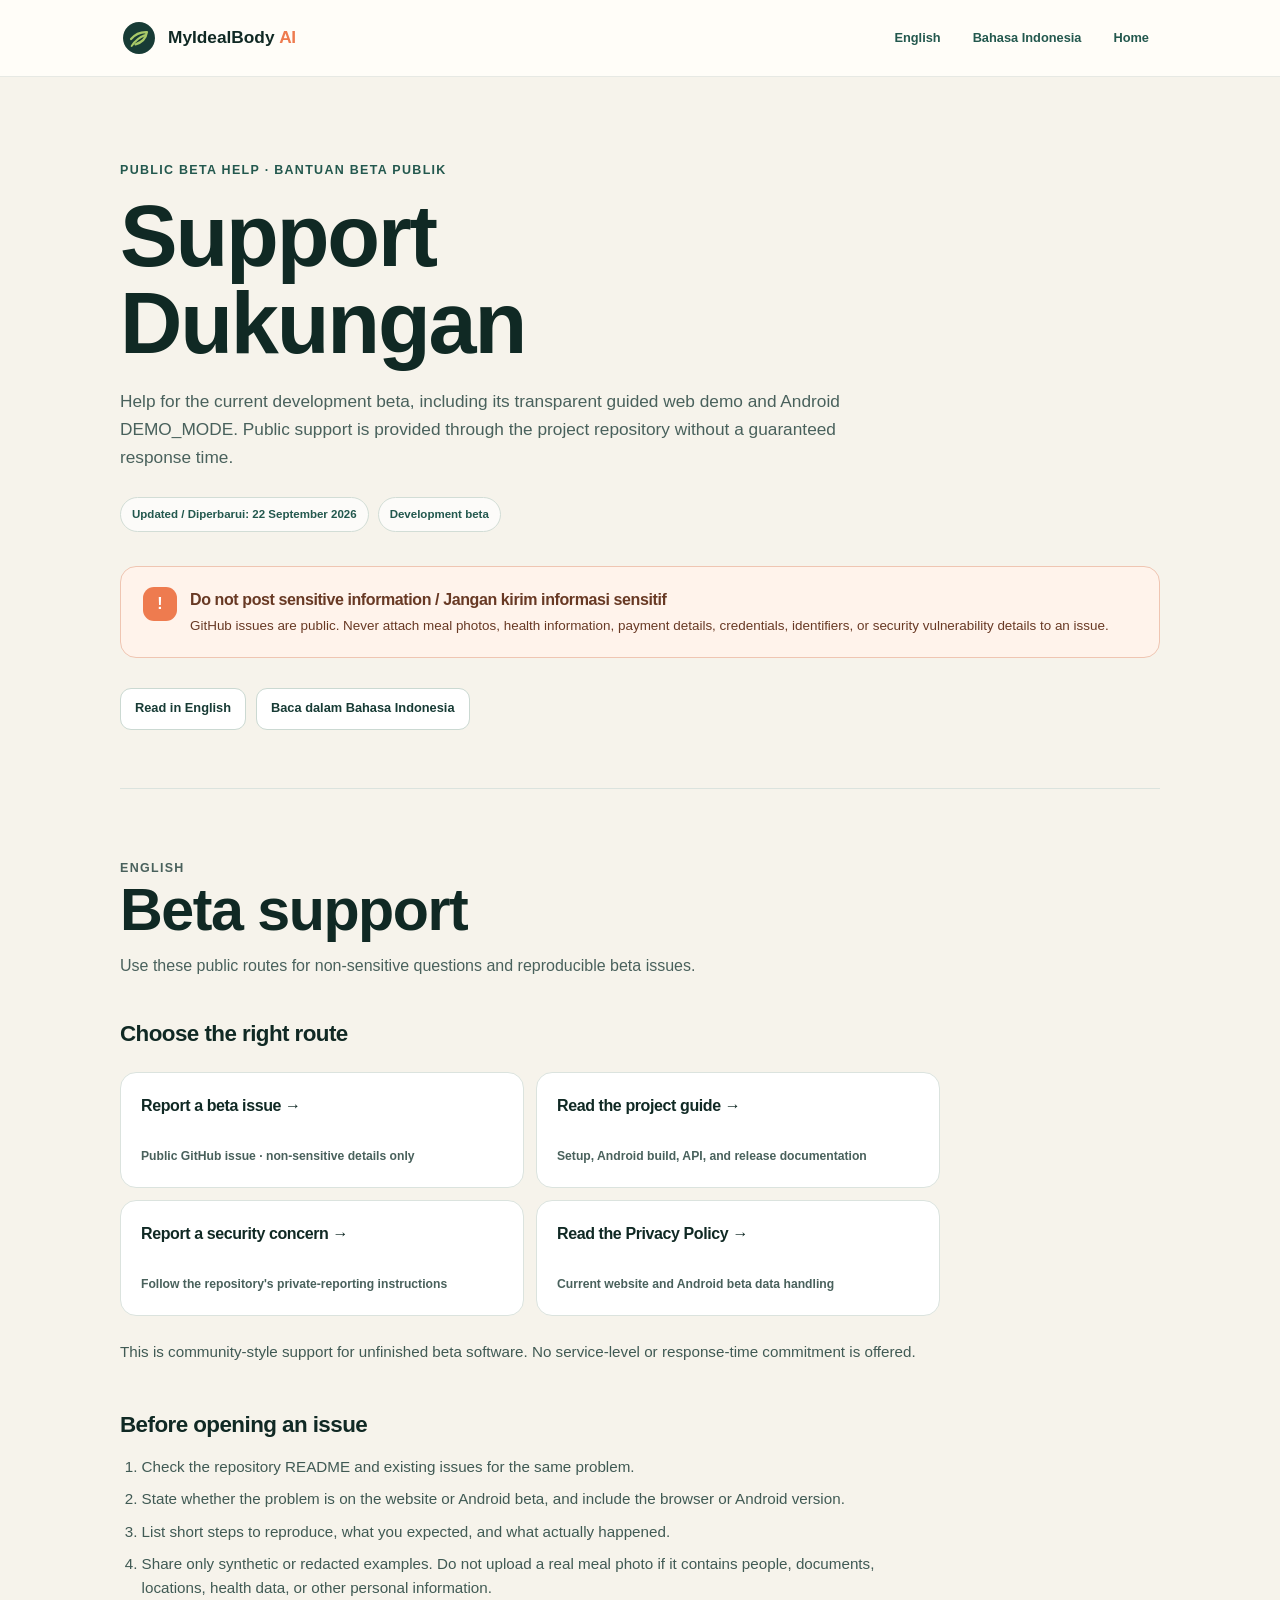
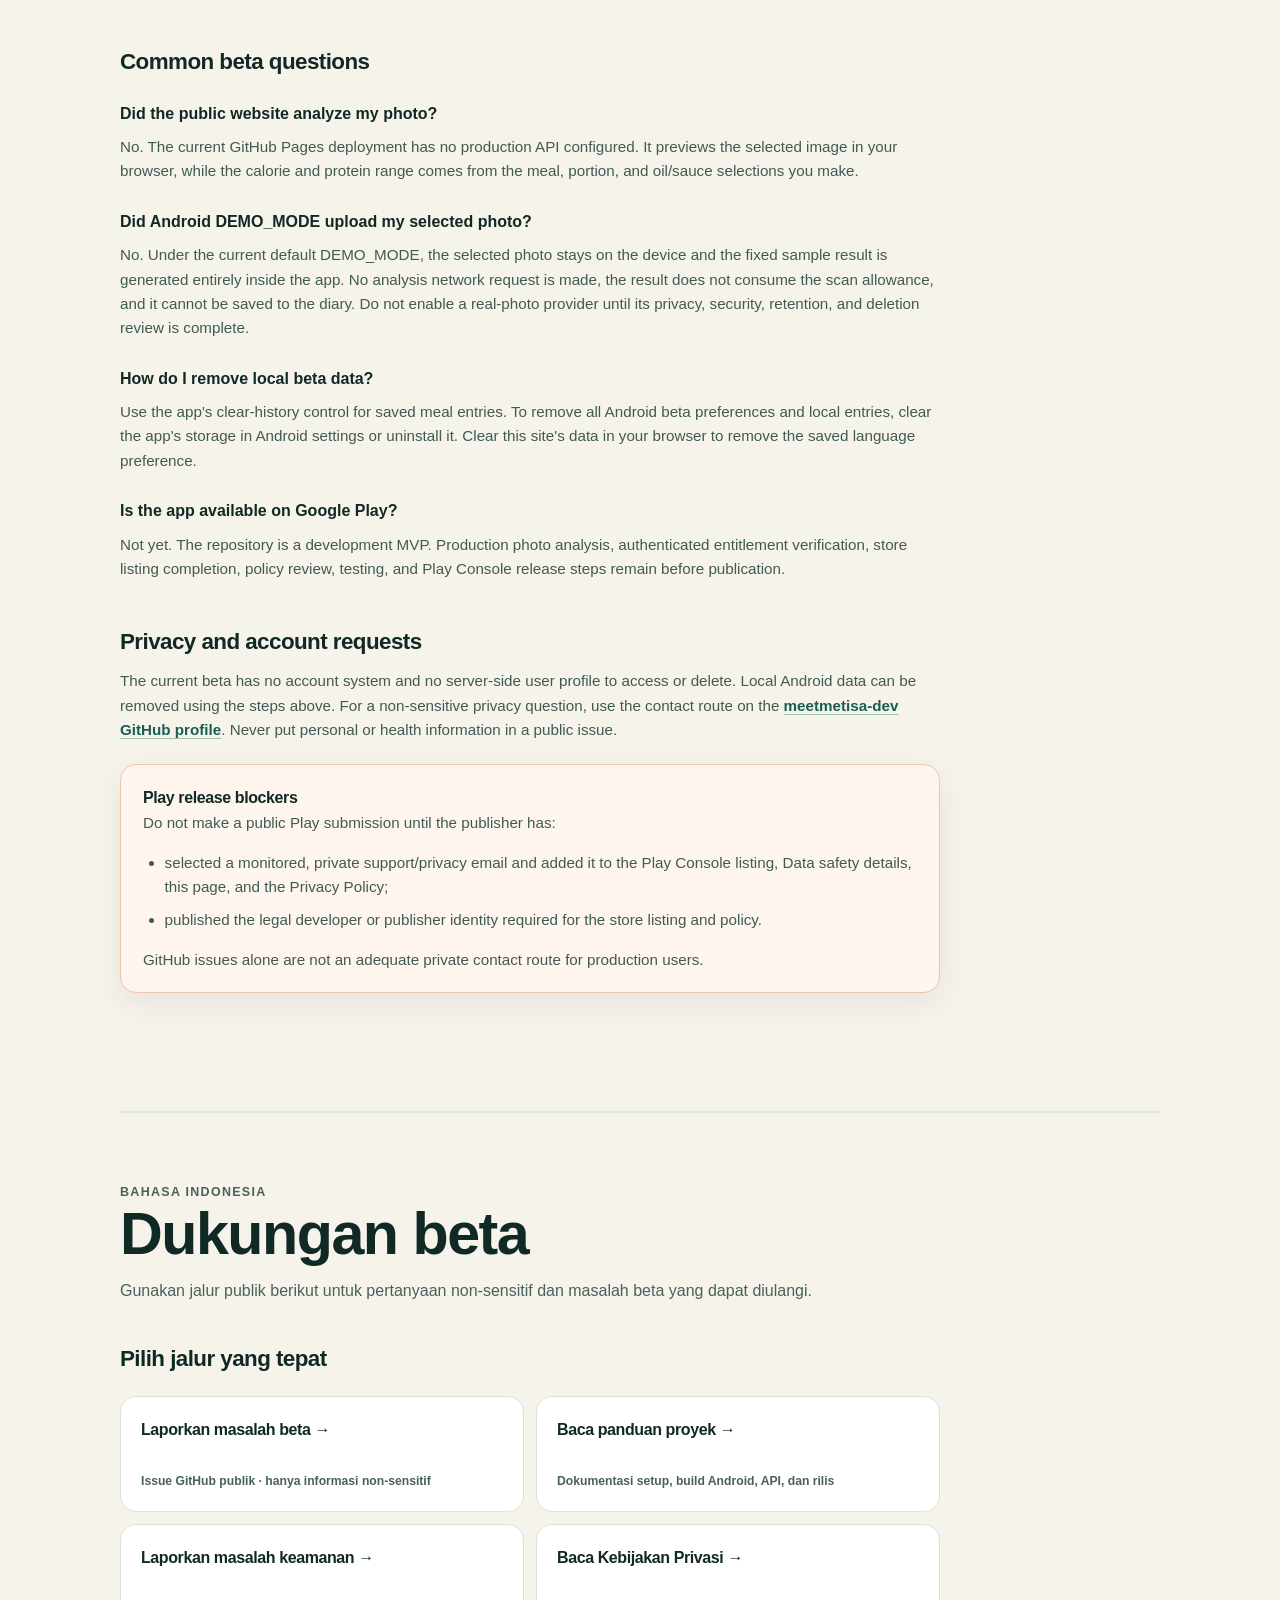
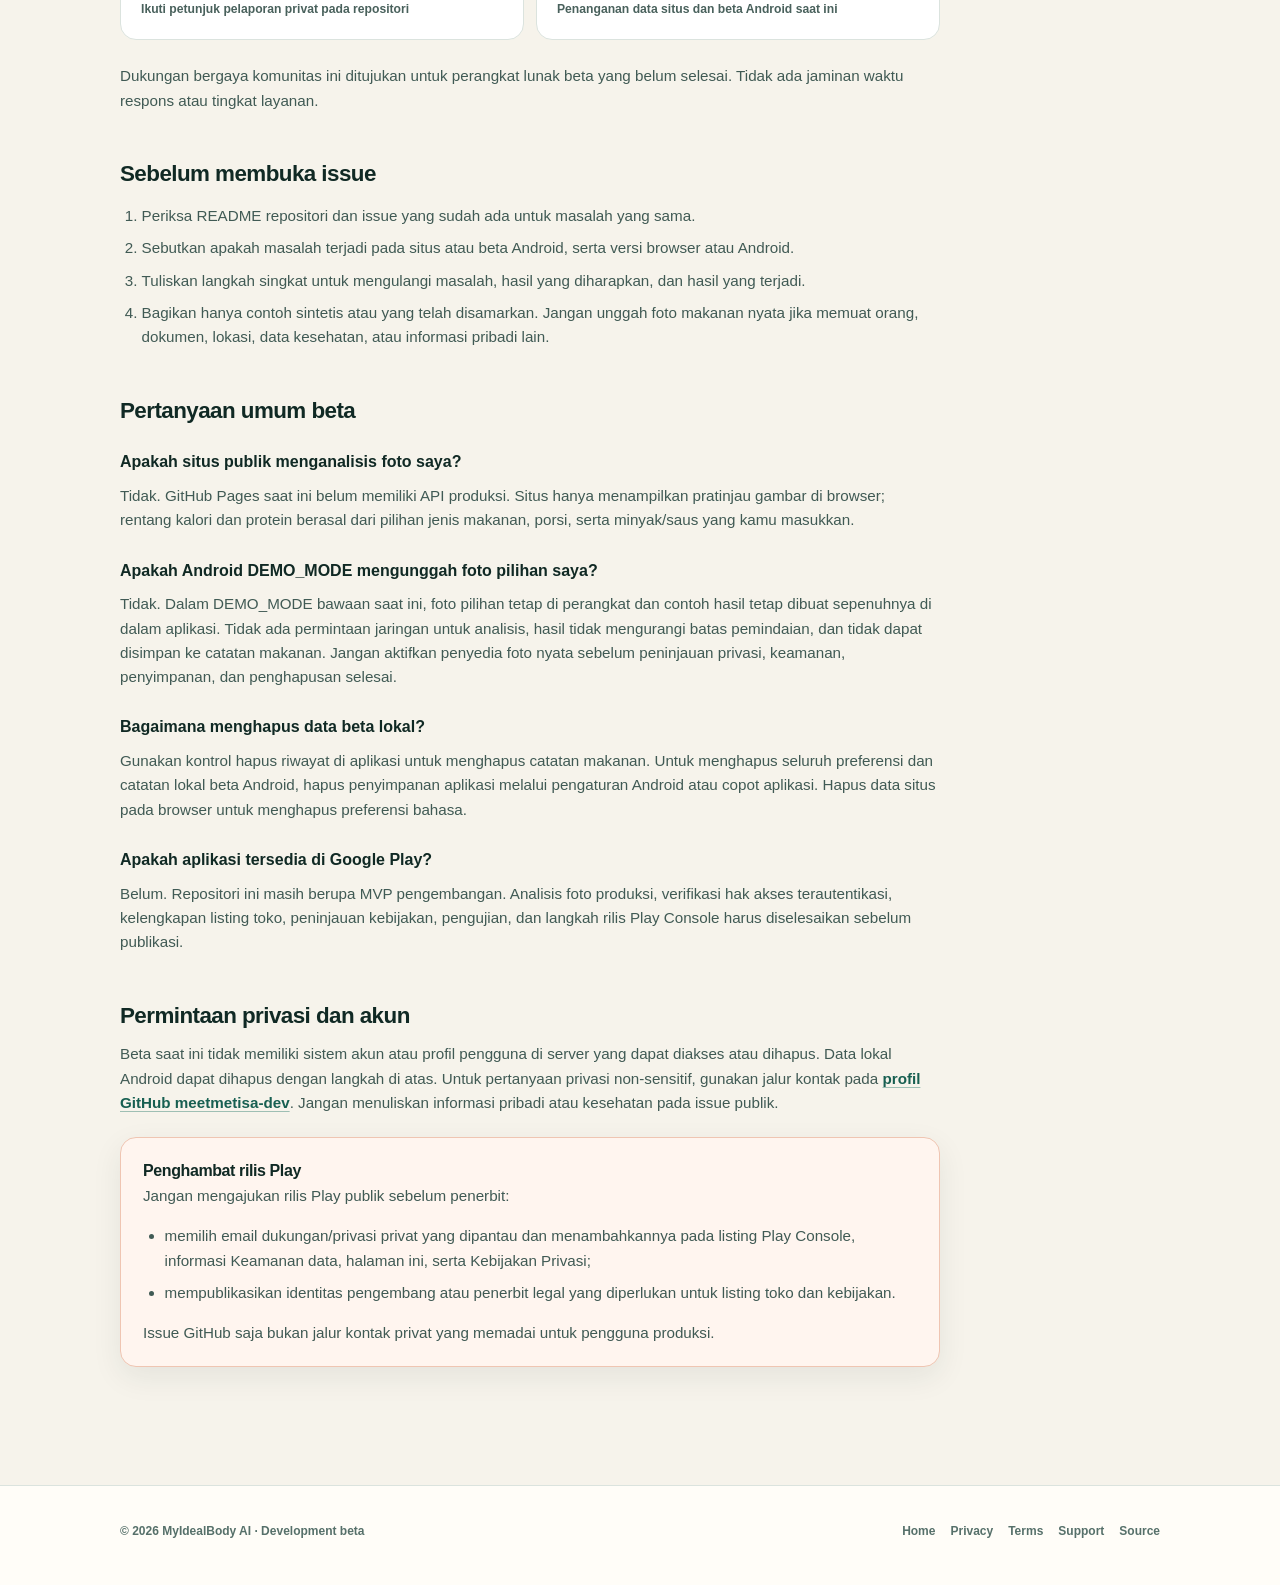
<file: website/support.html>
<!doctype html>
<html lang="en">
  <head>
    <meta charset="utf-8" />
    <meta name="viewport" content="width=device-width, initial-scale=1" />
    <meta name="description" content="Public beta support for MyIdealBody AI in English and Bahasa Indonesia." />
    <meta name="theme-color" content="#173b35" />
    <title>Beta Support | MyIdealBody AI</title>
    <link rel="icon" href="favicon.svg" type="image/svg+xml" />
    <link rel="stylesheet" href="styles.css" />
    <link rel="stylesheet" href="legal.css" />
  </head>
  <body class="legal-page">
    <a class="skip-link" href="#support-content">Skip to support</a>

    <header class="legal-header">
      <nav class="legal-nav" aria-label="Support navigation">
        <a class="brand" href="index.html" aria-label="MyIdealBody AI home">
          <svg class="brand-mark" viewBox="0 0 44 44" aria-hidden="true">
            <path d="M22 3.5c10.2 0 18.5 8.3 18.5 18.5S32.2 40.5 22 40.5 3.5 32.2 3.5 22 11.8 3.5 22 3.5Z" />
            <path class="brand-leaf" d="M12.8 23.2c4.6-5.7 10.7-8.4 18.4-8.1-1.2 7.5-5.6 12.2-13.3 14.2" />
            <path class="brand-stem" d="M13.5 31.2c4.1-6.1 9.1-10.2 15.1-12.4" />
          </svg>
          <span>MyIdealBody <strong>AI</strong></span>
        </a>
        <div class="legal-nav-links">
          <a href="#english">English</a>
          <a href="#bahasa">Bahasa Indonesia</a>
          <a class="legal-home-link" href="index.html">Home</a>
        </div>
      </nav>
    </header>

    <main class="legal-main" id="support-content">
      <section class="legal-hero">
        <p class="section-kicker">Public beta help · Bantuan beta publik</p>
        <h1>Support<br />Dukungan</h1>
        <p>Help for the current development beta, including its transparent guided web demo and Android DEMO_MODE. Public support is provided through the project repository without a guaranteed response time.</p>
        <div class="legal-meta">
          <span>Updated / Diperbarui: 22 September 2026</span>
          <span>Development beta</span>
        </div>
        <div class="legal-alert">
          <span aria-hidden="true">!</span>
          <div>
            <strong>Do not post sensitive information / Jangan kirim informasi sensitif</strong>
            <p>GitHub issues are public. Never attach meal photos, health information, payment details, credentials, identifiers, or security vulnerability details to an issue.</p>
          </div>
        </div>
        <div class="legal-language-nav" aria-label="Choose support language">
          <a href="#english">Read in English</a>
          <a href="#bahasa">Baca dalam Bahasa Indonesia</a>
        </div>
      </section>

      <article class="legal-document" id="english" lang="en">
        <header class="legal-document-header">
          <p class="section-kicker">English</p>
          <h2>Beta support</h2>
          <p>Use these public routes for non-sensitive questions and reproducible beta issues.</p>
        </header>
        <div class="legal-content">
          <section>
            <h3>Choose the right route</h3>
            <div class="support-actions">
              <a class="support-action" href="https://github.com/meetmetisa-dev/myidealbody-ai/issues/new">
                <strong>Report a beta issue →</strong>
                <span>Public GitHub issue · non-sensitive details only</span>
              </a>
              <a class="support-action" href="https://github.com/meetmetisa-dev/myidealbody-ai">
                <strong>Read the project guide →</strong>
                <span>Setup, Android build, API, and release documentation</span>
              </a>
              <a class="support-action" href="https://github.com/meetmetisa-dev/myidealbody-ai/security/policy">
                <strong>Report a security concern →</strong>
                <span>Follow the repository's private-reporting instructions</span>
              </a>
              <a class="support-action" href="privacy.html">
                <strong>Read the Privacy Policy →</strong>
                <span>Current website and Android beta data handling</span>
              </a>
            </div>
            <p>This is community-style support for unfinished beta software. No service-level or response-time commitment is offered.</p>
          </section>

          <section>
            <h3>Before opening an issue</h3>
            <ol>
              <li>Check the repository README and existing issues for the same problem.</li>
              <li>State whether the problem is on the website or Android beta, and include the browser or Android version.</li>
              <li>List short steps to reproduce, what you expected, and what actually happened.</li>
              <li>Share only synthetic or redacted examples. Do not upload a real meal photo if it contains people, documents, locations, health data, or other personal information.</li>
            </ol>
          </section>

          <section>
            <h3>Common beta questions</h3>
            <h4>Did the public website analyze my photo?</h4>
            <p>No. The current GitHub Pages deployment has no production API configured. It previews the selected image in your browser, while the calorie and protein range comes from the meal, portion, and oil/sauce selections you make.</p>

            <h4>Did Android DEMO_MODE upload my selected photo?</h4>
            <p>No. Under the current default DEMO_MODE, the selected photo stays on the device and the fixed sample result is generated entirely inside the app. No analysis network request is made, the result does not consume the scan allowance, and it cannot be saved to the diary. Do not enable a real-photo provider until its privacy, security, retention, and deletion review is complete.</p>

            <h4>How do I remove local beta data?</h4>
            <p>Use the app's clear-history control for saved meal entries. To remove all Android beta preferences and local entries, clear the app's storage in Android settings or uninstall it. Clear this site's data in your browser to remove the saved language preference.</p>

            <h4>Is the app available on Google Play?</h4>
            <p>Not yet. The repository is a development MVP. Production photo analysis, authenticated entitlement verification, store listing completion, policy review, testing, and Play Console release steps remain before publication.</p>
          </section>

          <section>
            <h3>Privacy and account requests</h3>
            <p>The current beta has no account system and no server-side user profile to access or delete. Local Android data can be removed using the steps above. For a non-sensitive privacy question, use the contact route on the <a href="https://github.com/meetmetisa-dev">meetmetisa-dev GitHub profile</a>. Never put personal or health information in a public issue.</p>
            <div class="legal-card warning">
              <strong>Play release blockers</strong>
              <p>Do not make a public Play submission until the publisher has:</p>
              <ul>
                <li>selected a monitored, private support/privacy email and added it to the Play Console listing, Data safety details, this page, and the Privacy Policy;</li>
                <li>published the legal developer or publisher identity required for the store listing and policy.</li>
              </ul>
              <p>GitHub issues alone are not an adequate private contact route for production users.</p>
            </div>
          </section>
        </div>
      </article>

      <article class="legal-document" id="bahasa" lang="id">
        <header class="legal-document-header">
          <p class="section-kicker">Bahasa Indonesia</p>
          <h2>Dukungan beta</h2>
          <p>Gunakan jalur publik berikut untuk pertanyaan non-sensitif dan masalah beta yang dapat diulangi.</p>
        </header>
        <div class="legal-content">
          <section>
            <h3>Pilih jalur yang tepat</h3>
            <div class="support-actions">
              <a class="support-action" href="https://github.com/meetmetisa-dev/myidealbody-ai/issues/new">
                <strong>Laporkan masalah beta →</strong>
                <span>Issue GitHub publik · hanya informasi non-sensitif</span>
              </a>
              <a class="support-action" href="https://github.com/meetmetisa-dev/myidealbody-ai">
                <strong>Baca panduan proyek →</strong>
                <span>Dokumentasi setup, build Android, API, dan rilis</span>
              </a>
              <a class="support-action" href="https://github.com/meetmetisa-dev/myidealbody-ai/security/policy">
                <strong>Laporkan masalah keamanan →</strong>
                <span>Ikuti petunjuk pelaporan privat pada repositori</span>
              </a>
              <a class="support-action" href="privacy.html">
                <strong>Baca Kebijakan Privasi →</strong>
                <span>Penanganan data situs dan beta Android saat ini</span>
              </a>
            </div>
            <p>Dukungan bergaya komunitas ini ditujukan untuk perangkat lunak beta yang belum selesai. Tidak ada jaminan waktu respons atau tingkat layanan.</p>
          </section>

          <section>
            <h3>Sebelum membuka issue</h3>
            <ol>
              <li>Periksa README repositori dan issue yang sudah ada untuk masalah yang sama.</li>
              <li>Sebutkan apakah masalah terjadi pada situs atau beta Android, serta versi browser atau Android.</li>
              <li>Tuliskan langkah singkat untuk mengulangi masalah, hasil yang diharapkan, dan hasil yang terjadi.</li>
              <li>Bagikan hanya contoh sintetis atau yang telah disamarkan. Jangan unggah foto makanan nyata jika memuat orang, dokumen, lokasi, data kesehatan, atau informasi pribadi lain.</li>
            </ol>
          </section>

          <section>
            <h3>Pertanyaan umum beta</h3>
            <h4>Apakah situs publik menganalisis foto saya?</h4>
            <p>Tidak. GitHub Pages saat ini belum memiliki API produksi. Situs hanya menampilkan pratinjau gambar di browser; rentang kalori dan protein berasal dari pilihan jenis makanan, porsi, serta minyak/saus yang kamu masukkan.</p>

            <h4>Apakah Android DEMO_MODE mengunggah foto pilihan saya?</h4>
            <p>Tidak. Dalam DEMO_MODE bawaan saat ini, foto pilihan tetap di perangkat dan contoh hasil tetap dibuat sepenuhnya di dalam aplikasi. Tidak ada permintaan jaringan untuk analisis, hasil tidak mengurangi batas pemindaian, dan tidak dapat disimpan ke catatan makanan. Jangan aktifkan penyedia foto nyata sebelum peninjauan privasi, keamanan, penyimpanan, dan penghapusan selesai.</p>

            <h4>Bagaimana menghapus data beta lokal?</h4>
            <p>Gunakan kontrol hapus riwayat di aplikasi untuk menghapus catatan makanan. Untuk menghapus seluruh preferensi dan catatan lokal beta Android, hapus penyimpanan aplikasi melalui pengaturan Android atau copot aplikasi. Hapus data situs pada browser untuk menghapus preferensi bahasa.</p>

            <h4>Apakah aplikasi tersedia di Google Play?</h4>
            <p>Belum. Repositori ini masih berupa MVP pengembangan. Analisis foto produksi, verifikasi hak akses terautentikasi, kelengkapan listing toko, peninjauan kebijakan, pengujian, dan langkah rilis Play Console harus diselesaikan sebelum publikasi.</p>
          </section>

          <section>
            <h3>Permintaan privasi dan akun</h3>
            <p>Beta saat ini tidak memiliki sistem akun atau profil pengguna di server yang dapat diakses atau dihapus. Data lokal Android dapat dihapus dengan langkah di atas. Untuk pertanyaan privasi non-sensitif, gunakan jalur kontak pada <a href="https://github.com/meetmetisa-dev">profil GitHub meetmetisa-dev</a>. Jangan menuliskan informasi pribadi atau kesehatan pada issue publik.</p>
            <div class="legal-card warning">
              <strong>Penghambat rilis Play</strong>
              <p>Jangan mengajukan rilis Play publik sebelum penerbit:</p>
              <ul>
                <li>memilih email dukungan/privasi privat yang dipantau dan menambahkannya pada listing Play Console, informasi Keamanan data, halaman ini, serta Kebijakan Privasi;</li>
                <li>mempublikasikan identitas pengembang atau penerbit legal yang diperlukan untuk listing toko dan kebijakan.</li>
              </ul>
              <p>Issue GitHub saja bukan jalur kontak privat yang memadai untuk pengguna produksi.</p>
            </div>
          </section>
        </div>
      </article>
    </main>

    <footer class="legal-footer">
      <div class="legal-footer-inner">
        <span>© 2026 MyIdealBody AI · Development beta</span>
        <div class="legal-footer-links">
          <a href="index.html">Home</a>
          <a href="privacy.html">Privacy</a>
          <a href="terms.html">Terms</a>
          <a href="support.html">Support</a>
          <a href="https://github.com/meetmetisa-dev/myidealbody-ai">Source</a>
        </div>
      </div>
    </footer>
  </body>
</html>
</file>
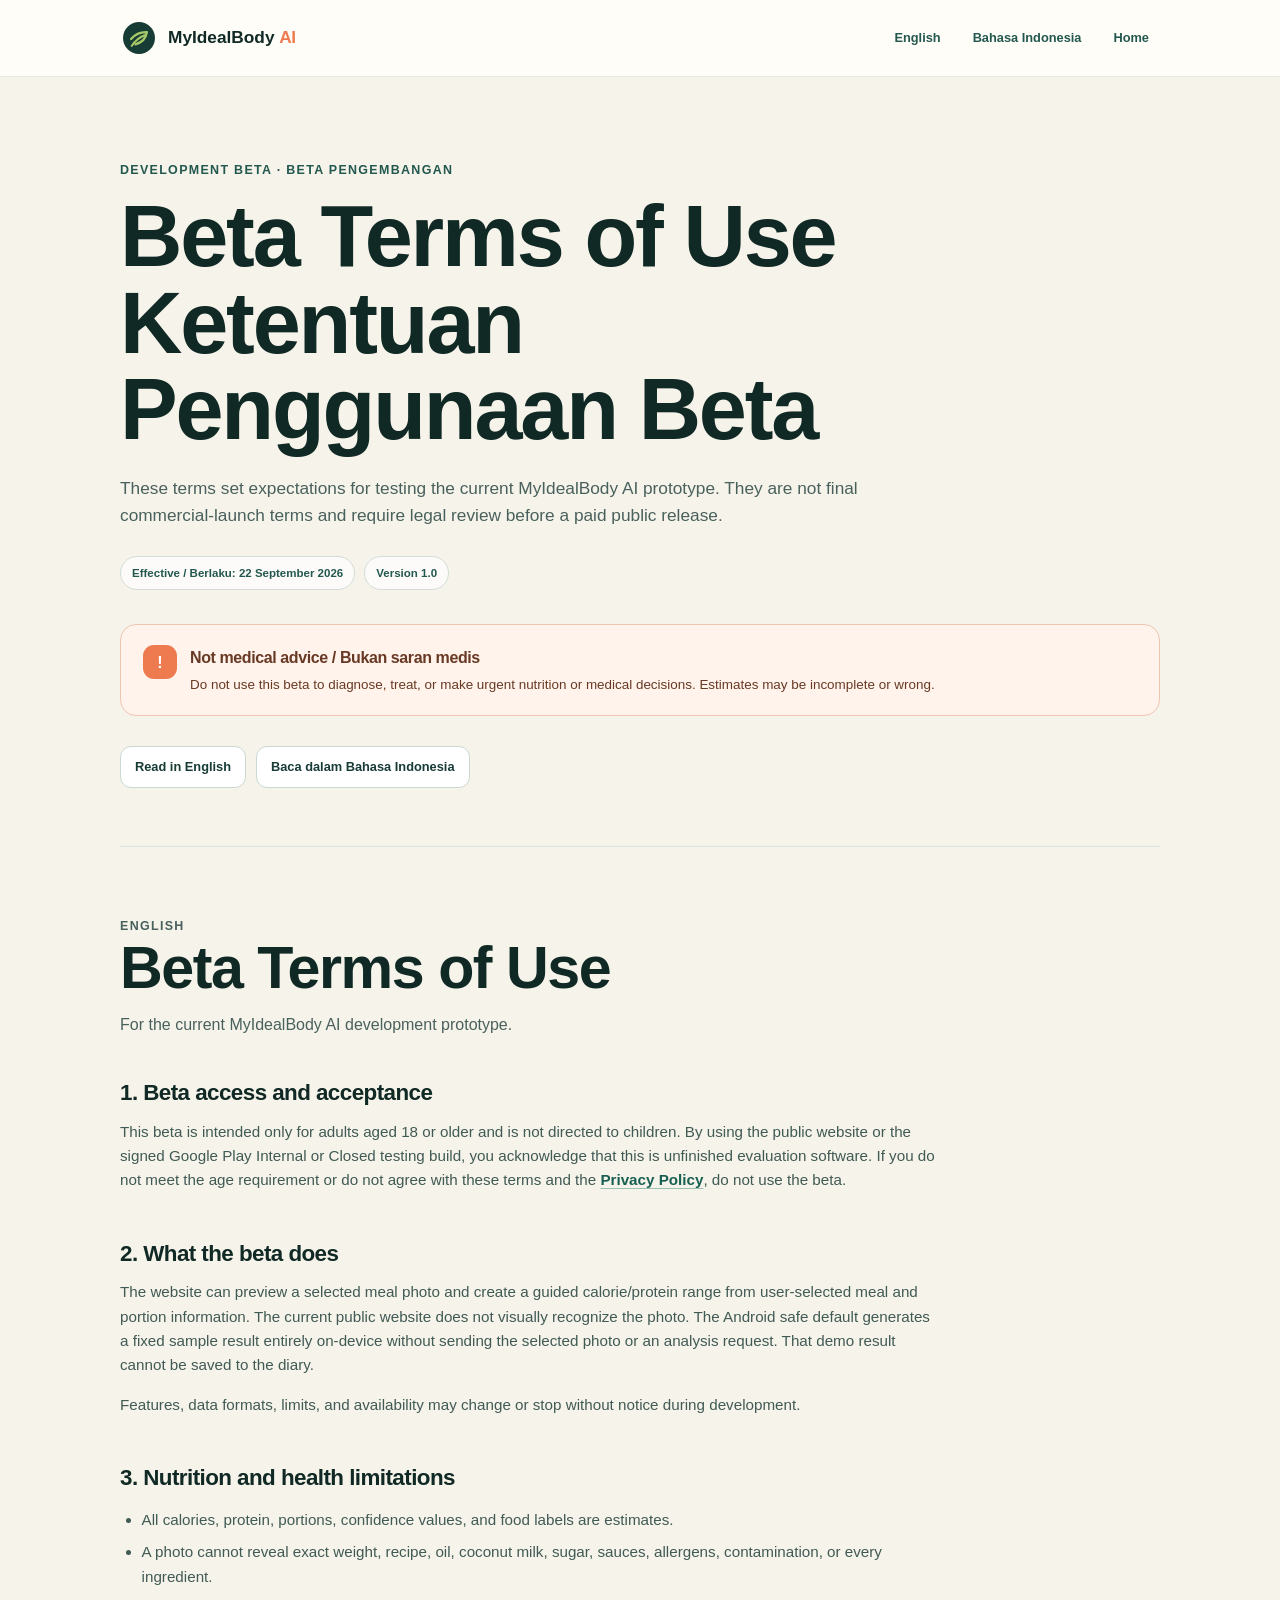
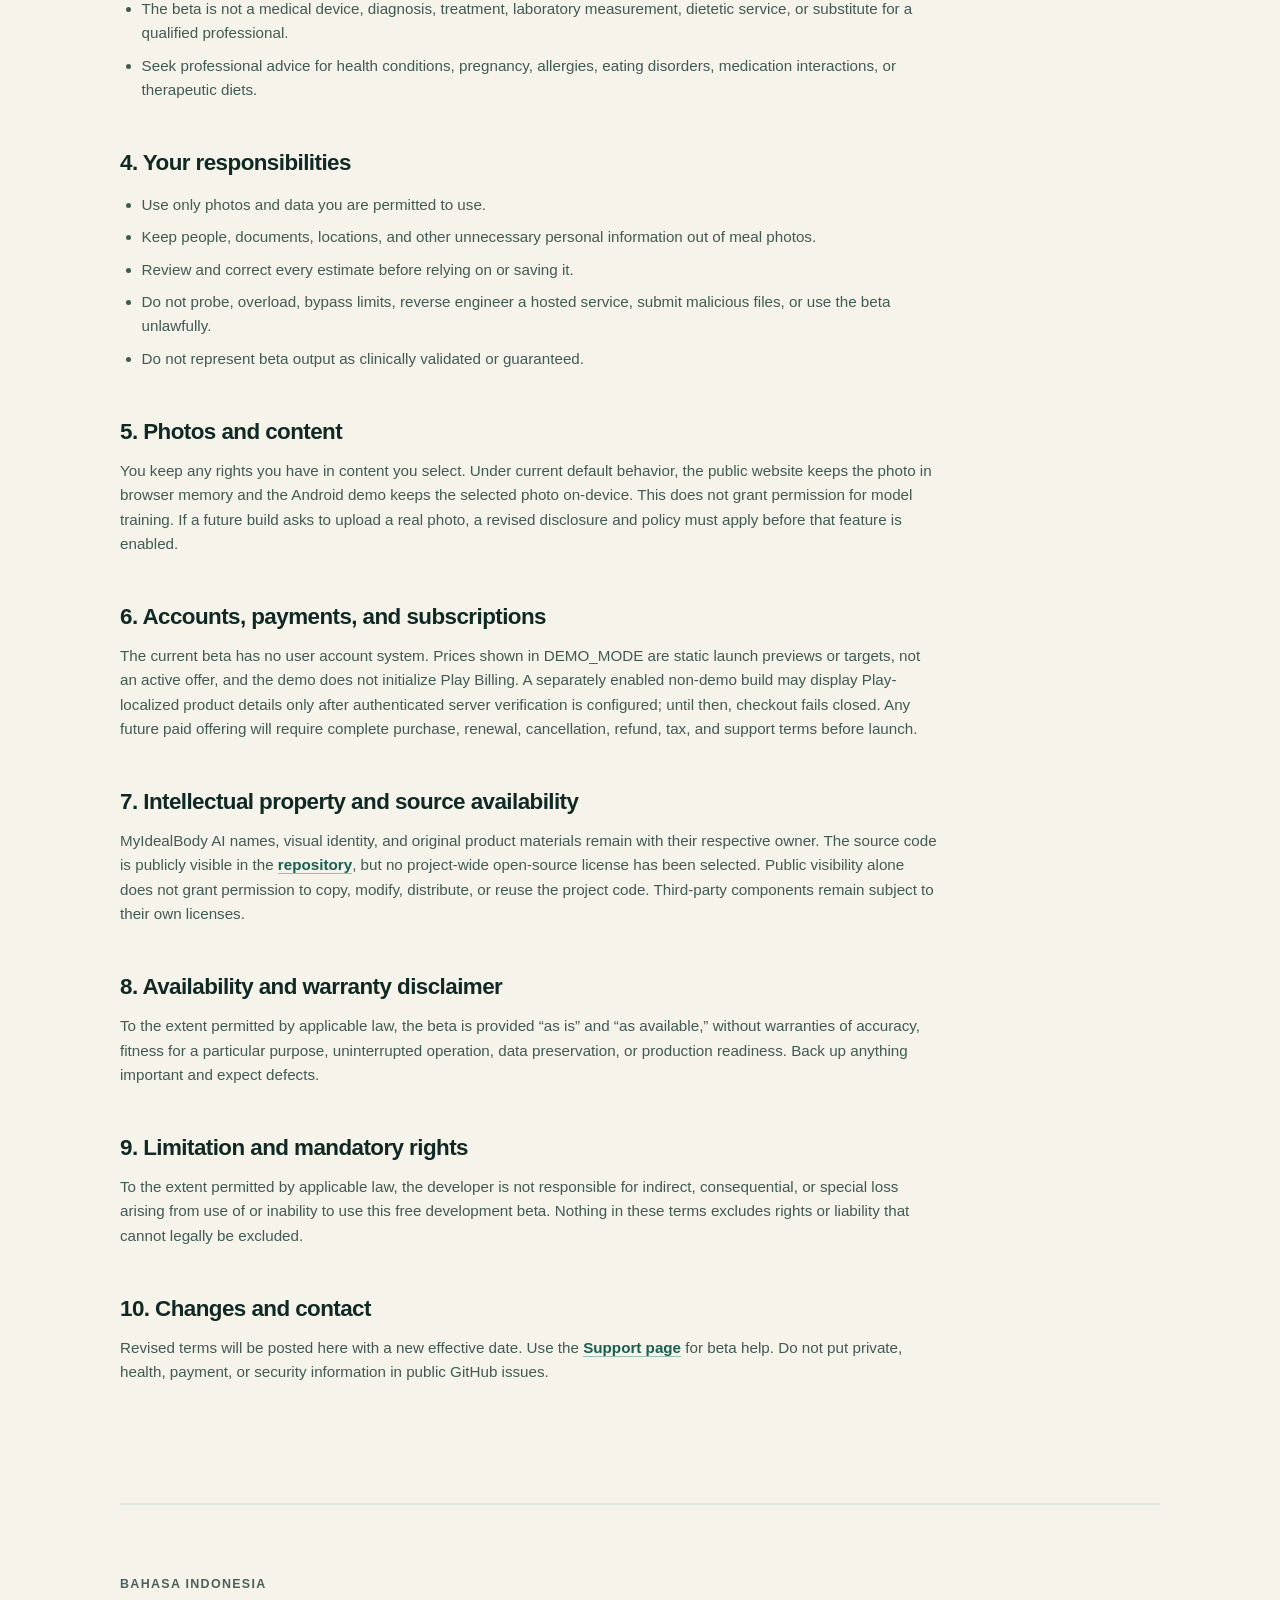
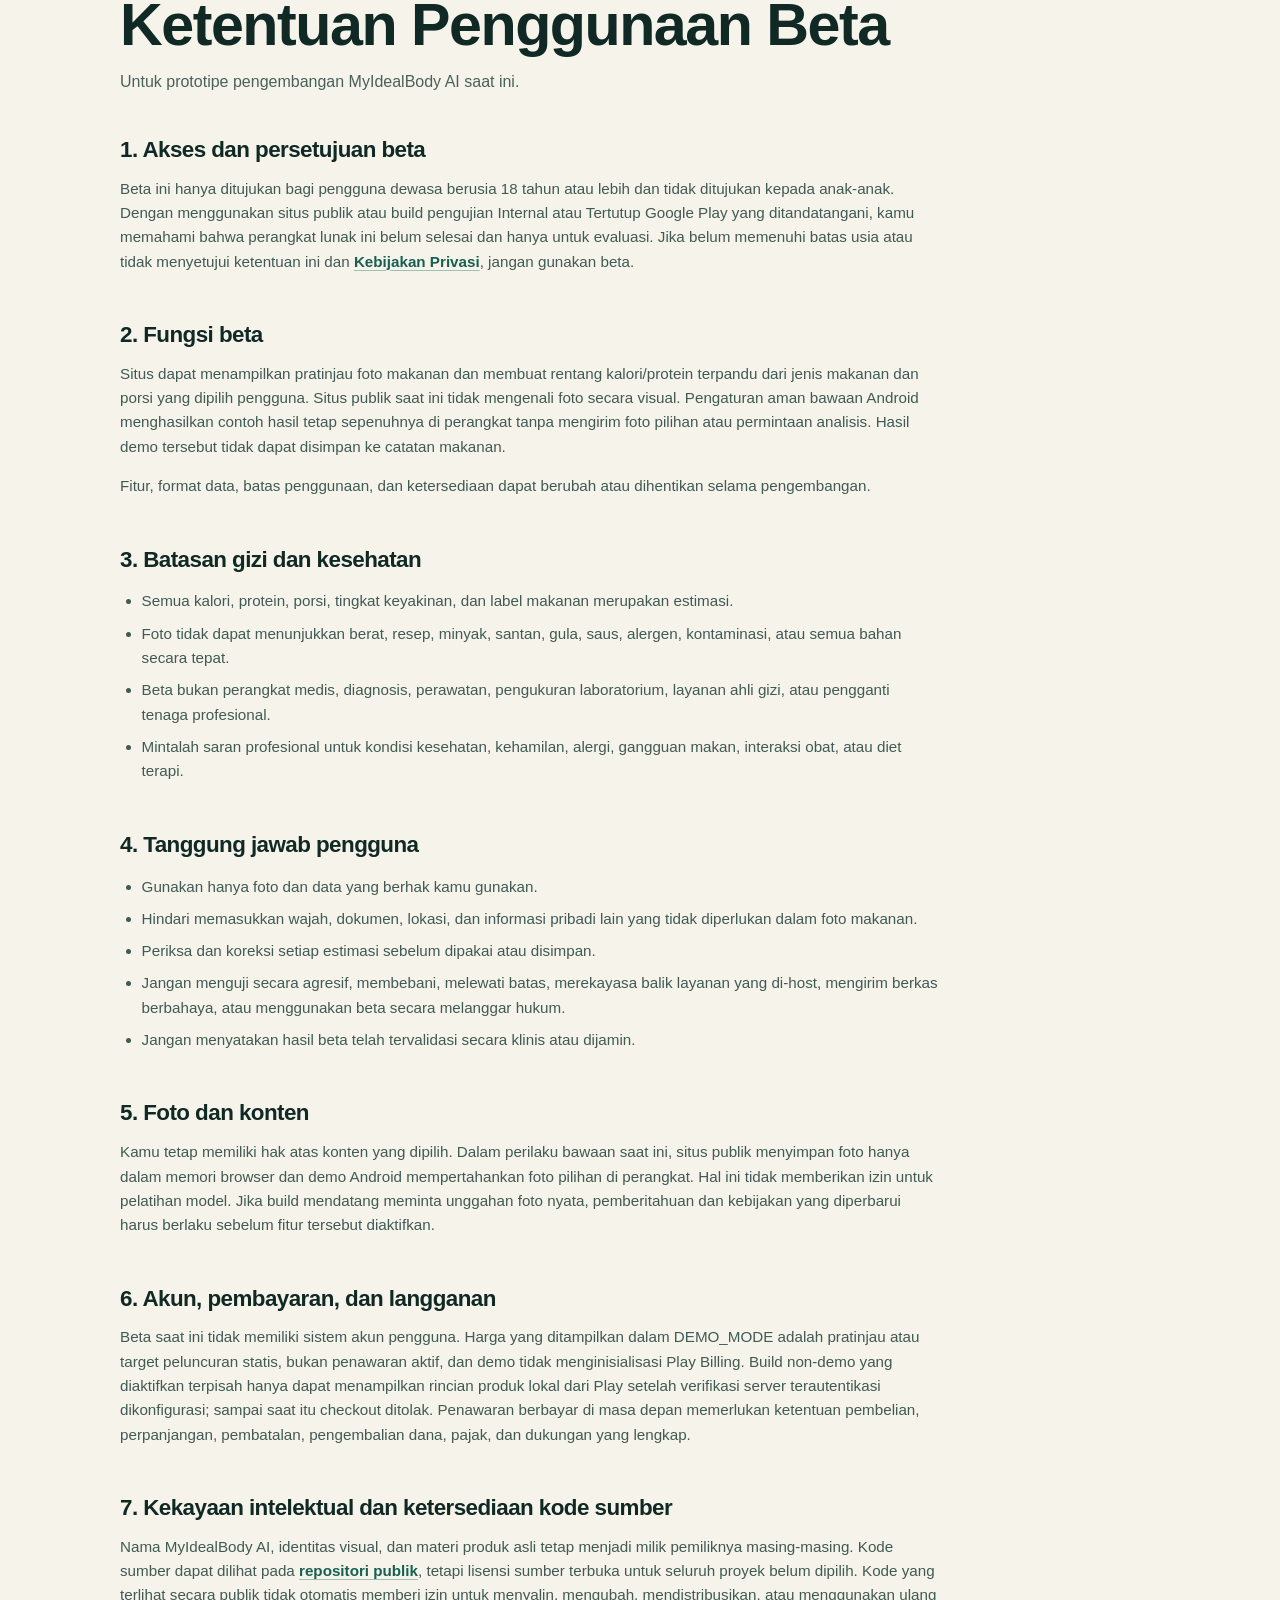
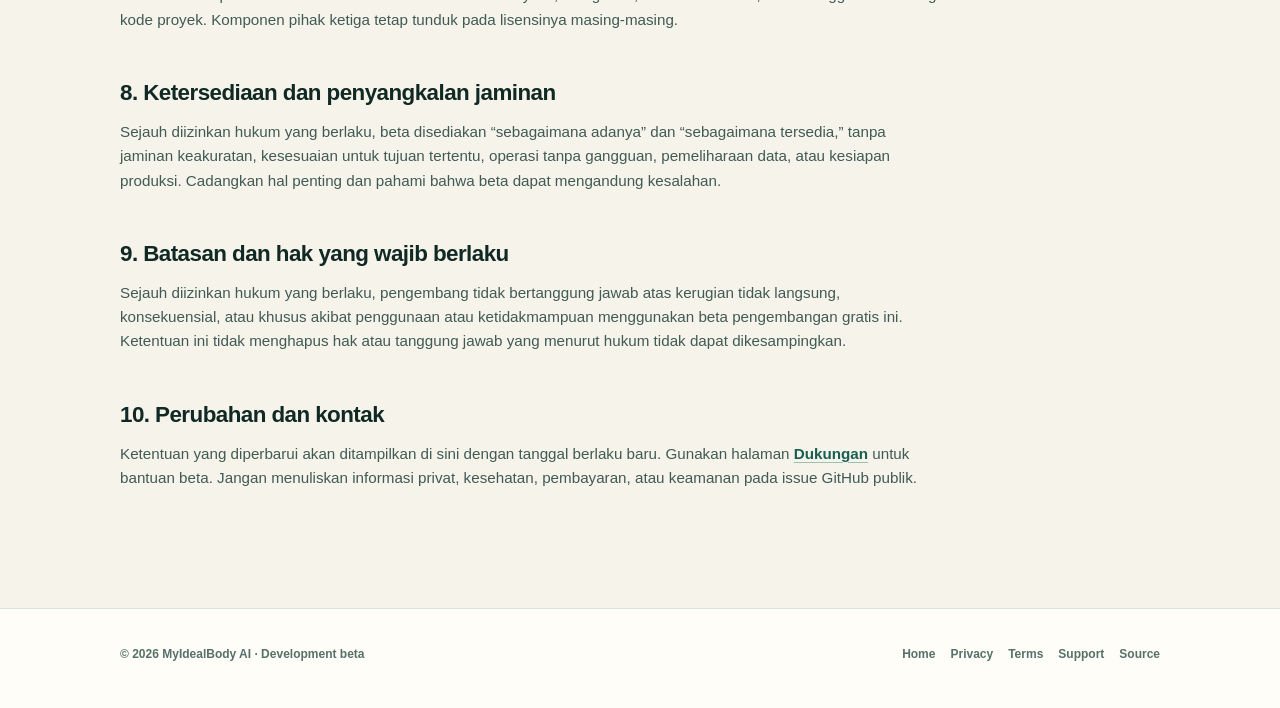
<file: website/terms.html>
<!doctype html>
<html lang="en">
  <head>
    <meta charset="utf-8" />
    <meta name="viewport" content="width=device-width, initial-scale=1" />
    <meta name="description" content="Beta terms of use for MyIdealBody AI in English and Bahasa Indonesia." />
    <meta name="theme-color" content="#173b35" />
    <title>Beta Terms of Use | MyIdealBody AI</title>
    <link rel="icon" href="favicon.svg" type="image/svg+xml" />
    <link rel="stylesheet" href="styles.css" />
    <link rel="stylesheet" href="legal.css" />
  </head>
  <body class="legal-page">
    <a class="skip-link" href="#terms-content">Skip to the terms</a>
    <header class="legal-header">
      <nav class="legal-nav" aria-label="Terms navigation">
        <a class="brand" href="index.html" aria-label="MyIdealBody AI home">
          <svg class="brand-mark" viewBox="0 0 44 44" aria-hidden="true">
            <path d="M22 3.5c10.2 0 18.5 8.3 18.5 18.5S32.2 40.5 22 40.5 3.5 32.2 3.5 22 11.8 3.5 22 3.5Z" />
            <path class="brand-leaf" d="M12.8 23.2c4.6-5.7 10.7-8.4 18.4-8.1-1.2 7.5-5.6 12.2-13.3 14.2" />
            <path class="brand-stem" d="M13.5 31.2c4.1-6.1 9.1-10.2 15.1-12.4" />
          </svg>
          <span>MyIdealBody <strong>AI</strong></span>
        </a>
        <div class="legal-nav-links">
          <a href="#english">English</a>
          <a href="#bahasa">Bahasa Indonesia</a>
          <a class="legal-home-link" href="index.html">Home</a>
        </div>
      </nav>
    </header>

    <main class="legal-main" id="terms-content">
      <section class="legal-hero">
        <p class="section-kicker">Development beta · Beta pengembangan</p>
        <h1>Beta Terms of Use<br />Ketentuan Penggunaan Beta</h1>
        <p>These terms set expectations for testing the current MyIdealBody AI prototype. They are not final commercial-launch terms and require legal review before a paid public release.</p>
        <div class="legal-meta"><span>Effective / Berlaku: 22 September 2026</span><span>Version 1.0</span></div>
        <div class="legal-alert">
          <span aria-hidden="true">!</span>
          <div><strong>Not medical advice / Bukan saran medis</strong><p>Do not use this beta to diagnose, treat, or make urgent nutrition or medical decisions. Estimates may be incomplete or wrong.</p></div>
        </div>
        <div class="legal-language-nav"><a href="#english">Read in English</a><a href="#bahasa">Baca dalam Bahasa Indonesia</a></div>
      </section>

      <article class="legal-document" id="english" lang="en">
        <header class="legal-document-header"><p class="section-kicker">English</p><h2>Beta Terms of Use</h2><p>For the current MyIdealBody AI development prototype.</p></header>
        <div class="legal-content">
          <section><h3>1. Beta access and acceptance</h3><p>This beta is intended only for adults aged 18 or older and is not directed to children. By using the public website or the signed Google Play Internal or Closed testing build, you acknowledge that this is unfinished evaluation software. If you do not meet the age requirement or do not agree with these terms and the <a href="privacy.html">Privacy Policy</a>, do not use the beta.</p></section>
          <section><h3>2. What the beta does</h3><p>The website can preview a selected meal photo and create a guided calorie/protein range from user-selected meal and portion information. The current public website does not visually recognize the photo. The Android safe default generates a fixed sample result entirely on-device without sending the selected photo or an analysis request. That demo result cannot be saved to the diary.</p><p>Features, data formats, limits, and availability may change or stop without notice during development.</p></section>
          <section><h3>3. Nutrition and health limitations</h3><ul><li>All calories, protein, portions, confidence values, and food labels are estimates.</li><li>A photo cannot reveal exact weight, recipe, oil, coconut milk, sugar, sauces, allergens, contamination, or every ingredient.</li><li>The beta is not a medical device, diagnosis, treatment, laboratory measurement, dietetic service, or substitute for a qualified professional.</li><li>Seek professional advice for health conditions, pregnancy, allergies, eating disorders, medication interactions, or therapeutic diets.</li></ul></section>
          <section><h3>4. Your responsibilities</h3><ul><li>Use only photos and data you are permitted to use.</li><li>Keep people, documents, locations, and other unnecessary personal information out of meal photos.</li><li>Review and correct every estimate before relying on or saving it.</li><li>Do not probe, overload, bypass limits, reverse engineer a hosted service, submit malicious files, or use the beta unlawfully.</li><li>Do not represent beta output as clinically validated or guaranteed.</li></ul></section>
          <section><h3>5. Photos and content</h3><p>You keep any rights you have in content you select. Under current default behavior, the public website keeps the photo in browser memory and the Android demo keeps the selected photo on-device. This does not grant permission for model training. If a future build asks to upload a real photo, a revised disclosure and policy must apply before that feature is enabled.</p></section>
          <section><h3>6. Accounts, payments, and subscriptions</h3><p>The current beta has no user account system. Prices shown in DEMO_MODE are static launch previews or targets, not an active offer, and the demo does not initialize Play Billing. A separately enabled non-demo build may display Play-localized product details only after authenticated server verification is configured; until then, checkout fails closed. Any future paid offering will require complete purchase, renewal, cancellation, refund, tax, and support terms before launch.</p></section>
          <section><h3>7. Intellectual property and source availability</h3><p>MyIdealBody AI names, visual identity, and original product materials remain with their respective owner. The source code is publicly visible in the <a href="https://github.com/meetmetisa-dev/myidealbody-ai">repository</a>, but no project-wide open-source license has been selected. Public visibility alone does not grant permission to copy, modify, distribute, or reuse the project code. Third-party components remain subject to their own licenses.</p></section>
          <section><h3>8. Availability and warranty disclaimer</h3><p>To the extent permitted by applicable law, the beta is provided “as is” and “as available,” without warranties of accuracy, fitness for a particular purpose, uninterrupted operation, data preservation, or production readiness. Back up anything important and expect defects.</p></section>
          <section><h3>9. Limitation and mandatory rights</h3><p>To the extent permitted by applicable law, the developer is not responsible for indirect, consequential, or special loss arising from use of or inability to use this free development beta. Nothing in these terms excludes rights or liability that cannot legally be excluded.</p></section>
          <section><h3>10. Changes and contact</h3><p>Revised terms will be posted here with a new effective date. Use the <a href="support.html">Support page</a> for beta help. Do not put private, health, payment, or security information in public GitHub issues.</p></section>
        </div>
      </article>

      <article class="legal-document" id="bahasa" lang="id">
        <header class="legal-document-header"><p class="section-kicker">Bahasa Indonesia</p><h2>Ketentuan Penggunaan Beta</h2><p>Untuk prototipe pengembangan MyIdealBody AI saat ini.</p></header>
        <div class="legal-content">
          <section><h3>1. Akses dan persetujuan beta</h3><p>Beta ini hanya ditujukan bagi pengguna dewasa berusia 18 tahun atau lebih dan tidak ditujukan kepada anak-anak. Dengan menggunakan situs publik atau build pengujian Internal atau Tertutup Google Play yang ditandatangani, kamu memahami bahwa perangkat lunak ini belum selesai dan hanya untuk evaluasi. Jika belum memenuhi batas usia atau tidak menyetujui ketentuan ini dan <a href="privacy.html">Kebijakan Privasi</a>, jangan gunakan beta.</p></section>
          <section><h3>2. Fungsi beta</h3><p>Situs dapat menampilkan pratinjau foto makanan dan membuat rentang kalori/protein terpandu dari jenis makanan dan porsi yang dipilih pengguna. Situs publik saat ini tidak mengenali foto secara visual. Pengaturan aman bawaan Android menghasilkan contoh hasil tetap sepenuhnya di perangkat tanpa mengirim foto pilihan atau permintaan analisis. Hasil demo tersebut tidak dapat disimpan ke catatan makanan.</p><p>Fitur, format data, batas penggunaan, dan ketersediaan dapat berubah atau dihentikan selama pengembangan.</p></section>
          <section><h3>3. Batasan gizi dan kesehatan</h3><ul><li>Semua kalori, protein, porsi, tingkat keyakinan, dan label makanan merupakan estimasi.</li><li>Foto tidak dapat menunjukkan berat, resep, minyak, santan, gula, saus, alergen, kontaminasi, atau semua bahan secara tepat.</li><li>Beta bukan perangkat medis, diagnosis, perawatan, pengukuran laboratorium, layanan ahli gizi, atau pengganti tenaga profesional.</li><li>Mintalah saran profesional untuk kondisi kesehatan, kehamilan, alergi, gangguan makan, interaksi obat, atau diet terapi.</li></ul></section>
          <section><h3>4. Tanggung jawab pengguna</h3><ul><li>Gunakan hanya foto dan data yang berhak kamu gunakan.</li><li>Hindari memasukkan wajah, dokumen, lokasi, dan informasi pribadi lain yang tidak diperlukan dalam foto makanan.</li><li>Periksa dan koreksi setiap estimasi sebelum dipakai atau disimpan.</li><li>Jangan menguji secara agresif, membebani, melewati batas, merekayasa balik layanan yang di-host, mengirim berkas berbahaya, atau menggunakan beta secara melanggar hukum.</li><li>Jangan menyatakan hasil beta telah tervalidasi secara klinis atau dijamin.</li></ul></section>
          <section><h3>5. Foto dan konten</h3><p>Kamu tetap memiliki hak atas konten yang dipilih. Dalam perilaku bawaan saat ini, situs publik menyimpan foto hanya dalam memori browser dan demo Android mempertahankan foto pilihan di perangkat. Hal ini tidak memberikan izin untuk pelatihan model. Jika build mendatang meminta unggahan foto nyata, pemberitahuan dan kebijakan yang diperbarui harus berlaku sebelum fitur tersebut diaktifkan.</p></section>
          <section><h3>6. Akun, pembayaran, dan langganan</h3><p>Beta saat ini tidak memiliki sistem akun pengguna. Harga yang ditampilkan dalam DEMO_MODE adalah pratinjau atau target peluncuran statis, bukan penawaran aktif, dan demo tidak menginisialisasi Play Billing. Build non-demo yang diaktifkan terpisah hanya dapat menampilkan rincian produk lokal dari Play setelah verifikasi server terautentikasi dikonfigurasi; sampai saat itu checkout ditolak. Penawaran berbayar di masa depan memerlukan ketentuan pembelian, perpanjangan, pembatalan, pengembalian dana, pajak, dan dukungan yang lengkap.</p></section>
          <section><h3>7. Kekayaan intelektual dan ketersediaan kode sumber</h3><p>Nama MyIdealBody AI, identitas visual, dan materi produk asli tetap menjadi milik pemiliknya masing-masing. Kode sumber dapat dilihat pada <a href="https://github.com/meetmetisa-dev/myidealbody-ai">repositori publik</a>, tetapi lisensi sumber terbuka untuk seluruh proyek belum dipilih. Kode yang terlihat secara publik tidak otomatis memberi izin untuk menyalin, mengubah, mendistribusikan, atau menggunakan ulang kode proyek. Komponen pihak ketiga tetap tunduk pada lisensinya masing-masing.</p></section>
          <section><h3>8. Ketersediaan dan penyangkalan jaminan</h3><p>Sejauh diizinkan hukum yang berlaku, beta disediakan “sebagaimana adanya” dan “sebagaimana tersedia,” tanpa jaminan keakuratan, kesesuaian untuk tujuan tertentu, operasi tanpa gangguan, pemeliharaan data, atau kesiapan produksi. Cadangkan hal penting dan pahami bahwa beta dapat mengandung kesalahan.</p></section>
          <section><h3>9. Batasan dan hak yang wajib berlaku</h3><p>Sejauh diizinkan hukum yang berlaku, pengembang tidak bertanggung jawab atas kerugian tidak langsung, konsekuensial, atau khusus akibat penggunaan atau ketidakmampuan menggunakan beta pengembangan gratis ini. Ketentuan ini tidak menghapus hak atau tanggung jawab yang menurut hukum tidak dapat dikesampingkan.</p></section>
          <section><h3>10. Perubahan dan kontak</h3><p>Ketentuan yang diperbarui akan ditampilkan di sini dengan tanggal berlaku baru. Gunakan halaman <a href="support.html">Dukungan</a> untuk bantuan beta. Jangan menuliskan informasi privat, kesehatan, pembayaran, atau keamanan pada issue GitHub publik.</p></section>
        </div>
      </article>
    </main>

    <footer class="legal-footer"><div class="legal-footer-inner"><span>© 2026 MyIdealBody AI · Development beta</span><div class="legal-footer-links"><a href="index.html">Home</a><a href="privacy.html">Privacy</a><a href="terms.html">Terms</a><a href="support.html">Support</a><a href="https://github.com/meetmetisa-dev/myidealbody-ai">Source</a></div></div></footer>
  </body>
</html>
</file>
<file: website/styles.css>
:root {
  --ink: #102924;
  --ink-soft: #49615c;
  --forest: #173b35;
  --forest-2: #23584e;
  --forest-3: #dce9e2;
  --leaf: #a8c968;
  --leaf-light: #e8f2c9;
  --coral: #ee7b4f;
  --coral-light: #fde8dc;
  --cream: #f6f3eb;
  --paper: #fffdf8;
  --white: #ffffff;
  --line: #dbe3de;
  --shadow-sm: 0 10px 30px rgba(20, 51, 45, 0.08);
  --shadow-lg: 0 32px 80px rgba(17, 50, 43, 0.16);
  --radius-sm: 14px;
  --radius-md: 22px;
  --radius-lg: 32px;
  --container: 1180px;
  --font: Inter, ui-sans-serif, -apple-system, BlinkMacSystemFont, "Segoe UI", sans-serif;
}

*,
*::before,
*::after {
  box-sizing: border-box;
}

html {
  scroll-behavior: smooth;
  scroll-padding-top: 94px;
}

body {
  margin: 0;
  color: var(--ink);
  background: var(--paper);
  font-family: var(--font);
  font-size: 16px;
  line-height: 1.6;
  -webkit-font-smoothing: antialiased;
  text-rendering: optimizeLegibility;
}

body.nav-open {
  overflow: hidden;
}

button,
a {
  -webkit-tap-highlight-color: transparent;
}

button,
input,
select,
textarea {
  font: inherit;
}

.visually-hidden {
  position: absolute !important;
  width: 1px !important;
  height: 1px !important;
  padding: 0 !important;
  overflow: hidden !important;
  clip: rect(0, 0, 0, 0) !important;
  white-space: nowrap !important;
  border: 0 !important;
}

a {
  color: inherit;
  text-decoration: none;
}

svg {
  display: block;
}

p,
h1,
h2,
h3 {
  margin-top: 0;
}

h1,
h2,
h3,
strong {
  letter-spacing: -0.025em;
}

h1 {
  margin-bottom: 24px;
  font-size: clamp(3.15rem, 6.5vw, 6rem);
  font-weight: 730;
  line-height: 0.99;
}

h2 {
  margin-bottom: 20px;
  font-size: clamp(2.25rem, 4.4vw, 4.2rem);
  font-weight: 720;
  line-height: 1.06;
}

h3 {
  margin-bottom: 12px;
  font-size: 1.35rem;
  line-height: 1.2;
}

.container {
  width: min(calc(100% - 40px), var(--container));
  margin-inline: auto;
}

.section {
  padding: 112px 0;
}

.skip-link {
  position: fixed;
  z-index: 999;
  top: 12px;
  left: 12px;
  padding: 11px 16px;
  transform: translateY(-160%);
  border-radius: 8px;
  color: var(--white);
  background: var(--forest);
  font-weight: 700;
  transition: transform 160ms ease;
}

.skip-link:focus {
  transform: translateY(0);
}

:focus-visible {
  outline: 3px solid #fffdf8;
  outline-offset: 4px;
  box-shadow: 0 0 0 7px #a74124;
}

.site-header {
  position: fixed;
  z-index: 100;
  top: 0;
  right: 0;
  left: 0;
  border-bottom: 1px solid transparent;
  transition: background-color 180ms ease, border-color 180ms ease, box-shadow 180ms ease;
}

.site-header.is-scrolled,
.site-header.is-open {
  border-color: rgba(23, 59, 53, 0.1);
  background: rgba(255, 253, 248, 0.93);
  box-shadow: 0 8px 26px rgba(20, 51, 45, 0.06);
  backdrop-filter: blur(18px);
}

.nav-shell {
  display: flex;
  min-height: 82px;
  align-items: center;
  justify-content: space-between;
  gap: 28px;
}

.brand {
  display: inline-flex;
  align-items: center;
  gap: 10px;
  font-size: 1.08rem;
  font-weight: 620;
  line-height: 1;
}

.brand strong {
  color: var(--coral);
  font-weight: 800;
}

.brand-mark {
  width: 38px;
  height: 38px;
  flex: 0 0 auto;
}

.brand-mark > path:first-child {
  fill: var(--forest);
}

.brand-mark .brand-leaf,
.brand-mark .brand-stem {
  fill: none;
  stroke: var(--leaf);
  stroke-linecap: round;
  stroke-linejoin: round;
}

.brand-mark .brand-leaf {
  stroke-width: 2.6;
}

.brand-mark .brand-stem {
  stroke-width: 2.25;
}

.nav-panel,
.nav-panel nav {
  display: flex;
  align-items: center;
}

.nav-panel {
  gap: 30px;
}

.nav-panel nav {
  gap: 30px;
}

.nav-panel nav a,
.footer-links a {
  position: relative;
  color: #36534d;
  font-size: 0.92rem;
  font-weight: 650;
}

.nav-panel nav a::after {
  position: absolute;
  right: 0;
  bottom: -7px;
  left: 0;
  height: 2px;
  transform: scaleX(0);
  transform-origin: right;
  border-radius: 4px;
  background: var(--coral);
  content: "";
  transition: transform 180ms ease;
}

.nav-panel nav a:hover::after,
.nav-panel nav a:focus-visible::after {
  transform: scaleX(1);
  transform-origin: left;
}

.language-switch {
  display: flex;
  padding: 3px;
  border: 1px solid var(--line);
  border-radius: 11px;
  background: rgba(255, 255, 255, 0.72);
}

.language-switch button {
  min-width: 38px;
  min-height: 34px;
  padding: 0 9px;
  border: 0;
  border-radius: 8px;
  color: #58706b;
  background: transparent;
  cursor: pointer;
  font-size: 0.76rem;
  font-weight: 800;
  letter-spacing: 0.06em;
}

.language-switch button[aria-pressed="true"] {
  color: var(--white);
  background: var(--forest);
  box-shadow: 0 4px 10px rgba(23, 59, 53, 0.18);
}

.menu-button {
  display: none;
  width: 46px;
  height: 46px;
  padding: 11px;
  align-items: center;
  justify-content: center;
  flex-direction: column;
  gap: 5px;
  border: 1px solid var(--line);
  border-radius: 12px;
  background: rgba(255, 255, 255, 0.8);
  cursor: pointer;
}

.menu-button span {
  width: 20px;
  height: 2px;
  border-radius: 3px;
  background: var(--forest);
  transition: transform 180ms ease, opacity 180ms ease;
}

.menu-button[aria-expanded="true"] span:nth-child(1) {
  transform: translateY(7px) rotate(45deg);
}

.menu-button[aria-expanded="true"] span:nth-child(2) {
  opacity: 0;
}

.menu-button[aria-expanded="true"] span:nth-child(3) {
  transform: translateY(-7px) rotate(-45deg);
}

.hero {
  position: relative;
  min-height: 790px;
  padding: 154px 0 100px;
  overflow: hidden;
  background:
    linear-gradient(112deg, rgba(255, 253, 248, 0) 50%, rgba(222, 237, 223, 0.72) 100%),
    var(--paper);
}

.hero::after {
  position: absolute;
  right: 0;
  bottom: 0;
  left: 0;
  height: 1px;
  background: linear-gradient(90deg, transparent, var(--line), transparent);
  content: "";
}

.hero-grid {
  position: relative;
  z-index: 2;
  display: grid;
  grid-template-columns: minmax(0, 1.04fr) minmax(430px, 0.96fr);
  align-items: center;
  gap: 76px;
}

.hero-copy {
  max-width: 680px;
}

.hero h1 {
  max-width: 680px;
}

.hero-intro {
  max-width: 620px;
  margin-bottom: 32px;
  color: var(--ink-soft);
  font-size: clamp(1.08rem, 1.8vw, 1.3rem);
  line-height: 1.65;
}

.eyebrow,
.section-kicker {
  color: var(--forest-2);
  font-size: 0.78rem;
  font-weight: 820;
  letter-spacing: 0.105em;
  text-transform: uppercase;
}

.eyebrow {
  display: inline-flex;
  margin-bottom: 26px;
  padding: 8px 12px;
  align-items: center;
  gap: 8px;
  border: 1px solid #d9e6dc;
  border-radius: 999px;
  background: rgba(255, 255, 255, 0.68);
}

.eyebrow-dot {
  width: 7px;
  height: 7px;
  border-radius: 50%;
  background: var(--coral);
  box-shadow: 0 0 0 4px rgba(238, 123, 79, 0.15);
}

.hero-actions {
  display: flex;
  margin-bottom: 19px;
  flex-wrap: wrap;
  gap: 12px;
}

.button {
  display: inline-flex;
  min-height: 52px;
  padding: 13px 21px;
  align-items: center;
  justify-content: center;
  gap: 9px;
  border: 1px solid transparent;
  border-radius: 14px;
  cursor: pointer;
  font-size: 0.94rem;
  font-weight: 760;
  line-height: 1.2;
  transition: transform 160ms ease, box-shadow 160ms ease, background-color 160ms ease;
}

.button:hover {
  transform: translateY(-2px);
}

.button svg {
  width: 19px;
  height: 19px;
  fill: none;
  stroke: currentColor;
  stroke-width: 2;
  stroke-linecap: round;
  stroke-linejoin: round;
}

.button-primary {
  color: var(--white);
  background: var(--forest);
  box-shadow: 0 10px 24px rgba(23, 59, 53, 0.18);
}

.button-primary:hover {
  background: #0f302b;
  box-shadow: 0 14px 28px rgba(23, 59, 53, 0.23);
}

.button-secondary {
  border-color: #cfdcd5;
  color: var(--forest);
  background: rgba(255, 255, 255, 0.78);
}

.button-secondary:hover {
  border-color: #b5c8bd;
  background: var(--white);
  box-shadow: var(--shadow-sm);
}

.button-block {
  width: 100%;
}

.availability-note {
  display: flex;
  margin-bottom: 28px;
  align-items: center;
  gap: 8px;
  color: #667a76;
  font-size: 0.82rem;
}

.availability-note svg {
  width: 17px;
  height: 17px;
  flex: 0 0 auto;
  fill: none;
  stroke: currentColor;
  stroke-width: 1.8;
  stroke-linecap: round;
  stroke-linejoin: round;
}

.hero-trust {
  display: flex;
  margin: 0;
  padding: 24px 0 0;
  flex-wrap: wrap;
  gap: 18px 26px;
  border-top: 1px solid var(--line);
  list-style: none;
}

.hero-trust li {
  display: flex;
  align-items: center;
  gap: 7px;
  color: #35534d;
  font-size: 0.85rem;
  font-weight: 650;
}

.hero-trust li > span:first-child {
  display: grid;
  width: 19px;
  height: 19px;
  place-items: center;
  border-radius: 50%;
  color: var(--forest);
  background: var(--leaf-light);
  font-size: 0.72rem;
  font-weight: 900;
}

.hero-orb {
  position: absolute;
  border-radius: 50%;
  filter: blur(2px);
  pointer-events: none;
}

.hero-orb-one {
  top: 110px;
  right: -160px;
  width: 580px;
  height: 580px;
  background: rgba(169, 202, 108, 0.17);
}

.hero-orb-two {
  right: 340px;
  bottom: -230px;
  width: 420px;
  height: 420px;
  background: rgba(238, 123, 79, 0.09);
}

.phone-scene {
  position: relative;
  display: grid;
  min-height: 570px;
  place-items: center;
}

.phone-halo {
  position: absolute;
  width: 440px;
  height: 440px;
  border: 1px solid rgba(23, 59, 53, 0.1);
  border-radius: 50%;
}

.phone-halo::before,
.phone-halo::after {
  position: absolute;
  border: 1px solid rgba(23, 59, 53, 0.07);
  border-radius: 50%;
  content: "";
}

.phone-halo::before {
  inset: 38px;
}

.phone-halo::after {
  inset: 78px;
}

.phone {
  position: relative;
  z-index: 2;
  width: 290px;
  height: 578px;
  padding: 9px;
  border: 2px solid #264b44;
  border-radius: 43px;
  background: #102924;
  box-shadow: 0 45px 90px rgba(17, 48, 42, 0.26), inset 0 0 0 1px rgba(255, 255, 255, 0.12);
  transform: rotate(2.5deg);
}

.phone-speaker {
  position: absolute;
  z-index: 3;
  top: 17px;
  left: 50%;
  width: 72px;
  height: 19px;
  transform: translateX(-50%);
  border-radius: 99px;
  background: #0a1c18;
}

.phone-screen {
  height: 100%;
  padding: 16px 18px 18px;
  overflow: hidden;
  border-radius: 34px;
  background: #faf8f2;
}

.phone-status {
  display: flex;
  margin: 0 5px 22px;
  align-items: center;
  justify-content: space-between;
  color: #24463f;
  font-size: 0.62rem;
  font-weight: 800;
}

.app-head {
  display: flex;
  margin-bottom: 16px;
  align-items: center;
  justify-content: space-between;
}

.app-head > div:first-child {
  display: flex;
  flex-direction: column;
}

.app-overline {
  color: #70837f;
  font-size: 0.62rem;
  font-weight: 700;
}

.app-head strong {
  font-size: 0.92rem;
}

.avatar {
  display: grid;
  width: 34px;
  height: 34px;
  place-items: center;
  border-radius: 50%;
  color: var(--forest);
  background: var(--leaf-light);
  font-size: 0.63rem;
  font-weight: 800;
}

.summary-card {
  margin-bottom: 17px;
  padding: 16px;
  border-radius: 20px;
  color: var(--white);
  background: var(--forest);
  box-shadow: 0 13px 24px rgba(23, 59, 53, 0.16);
}

.summary-head {
  display: flex;
  margin-bottom: 13px;
  align-items: center;
  justify-content: space-between;
}

.summary-head > div:first-child {
  display: flex;
  flex-direction: column;
}

.summary-head > div:first-child > span {
  color: #b7cbc4;
  font-size: 0.62rem;
  font-weight: 650;
}

.summary-head strong {
  font-size: 1.25rem;
}

.summary-head small {
  color: #c3d4cf;
  font-size: 0.61rem;
  font-weight: 600;
}

.progress-ring {
  display: grid;
  width: 51px;
  height: 51px;
  place-items: center;
  border-radius: 50%;
  background: conic-gradient(var(--leaf) 65%, rgba(255, 255, 255, 0.14) 0);
}

.progress-ring::before {
  position: absolute;
  width: 38px;
  height: 38px;
  border-radius: 50%;
  background: var(--forest);
  content: "";
}

.progress-ring span {
  position: relative;
  z-index: 1;
  font-size: 0.58rem;
  font-weight: 800;
}

.protein-row {
  display: flex;
  margin-bottom: 6px;
  justify-content: space-between;
  color: #c7d8d2;
  font-size: 0.63rem;
}

.protein-row strong {
  color: var(--white);
  font-size: 0.65rem;
}

.bar {
  height: 5px;
  overflow: hidden;
  border-radius: 99px;
  background: rgba(255, 255, 255, 0.13);
}

.bar span {
  display: block;
  width: 64%;
  height: 100%;
  border-radius: inherit;
  background: var(--leaf);
}

.app-section-title {
  display: flex;
  margin: 0 2px 10px;
  align-items: center;
  justify-content: space-between;
}

.app-section-title strong {
  font-size: 0.77rem;
}

.app-section-title span {
  color: #7b8c88;
  font-size: 0.58rem;
}

.meal-row {
  display: grid;
  margin-bottom: 8px;
  padding: 9px;
  grid-template-columns: 39px 1fr auto;
  align-items: center;
  gap: 9px;
  border: 1px solid #e5e7df;
  border-radius: 14px;
  background: var(--white);
}

.meal-thumb {
  width: 39px;
  height: 39px;
  border-radius: 11px;
  background-color: #ebdfc7;
  background-position: center;
}

.meal-thumb-one {
  background:
    radial-gradient(circle at 63% 38%, #b86134 0 19%, transparent 20%),
    radial-gradient(circle at 40% 58%, #fff8dc 0 25%, transparent 26%),
    radial-gradient(circle at 70% 70%, #719760 0 14%, transparent 15%),
    #e7d6b9;
}

.meal-thumb-two {
  background:
    radial-gradient(ellipse at 40% 55%, #e5c957 0 25%, transparent 26%),
    radial-gradient(circle at 70% 47%, #fff 0 17%, transparent 18%),
    #d8e4c2;
}

.meal-row > div:nth-child(2) {
  display: flex;
  min-width: 0;
  flex-direction: column;
}

.meal-row > div:nth-child(2) strong {
  font-size: 0.68rem;
}

.meal-row > div:nth-child(2) span {
  overflow: hidden;
  color: #7b8a87;
  font-size: 0.53rem;
  text-overflow: ellipsis;
  white-space: nowrap;
}

.meal-row > strong {
  font-size: 0.68rem;
}

.app-scan {
  display: flex;
  width: 100%;
  min-height: 46px;
  margin-top: 15px;
  align-items: center;
  justify-content: center;
  gap: 8px;
  border: 0;
  border-radius: 14px;
  color: var(--white);
  background: var(--coral);
  cursor: pointer;
  font-size: 0.69rem;
  font-weight: 800;
}

.camera-icon {
  position: relative;
  display: inline-block;
  width: 18px;
  height: 14px;
  border: 2px solid currentColor;
  border-radius: 4px;
}

.camera-icon::before {
  position: absolute;
  top: -5px;
  left: 3px;
  width: 7px;
  height: 4px;
  border-radius: 2px 2px 0 0;
  background: currentColor;
  content: "";
}

.camera-icon::after {
  position: absolute;
  top: 3px;
  left: 5px;
  width: 4px;
  height: 4px;
  border: 1.5px solid currentColor;
  border-radius: 50%;
  content: "";
}

.camera-icon.small {
  width: 16px;
  height: 13px;
}

.floating-card {
  position: absolute;
  z-index: 4;
  display: flex;
  min-width: 184px;
  padding: 13px 15px;
  align-items: center;
  gap: 11px;
  border: 1px solid rgba(23, 59, 53, 0.08);
  border-radius: 15px;
  background: rgba(255, 255, 255, 0.92);
  box-shadow: var(--shadow-lg);
  backdrop-filter: blur(12px);
}

.floating-card > div {
  display: flex;
  flex-direction: column;
}

.floating-card strong {
  font-size: 0.79rem;
}

.floating-card div span {
  color: #748682;
  font-size: 0.6rem;
}

.floating-card-top {
  top: 95px;
  right: -12px;
}

.floating-card-bottom {
  bottom: 105px;
  left: -20px;
}

.floating-icon {
  display: grid;
  width: 35px;
  height: 35px;
  place-items: center;
  border-radius: 10px;
  color: var(--forest);
  background: var(--leaf-light);
  font-size: 0.9rem;
  font-weight: 900;
}

.confidence-pip {
  width: 34px;
  height: 34px;
  border: 8px solid #ffe3d6;
  border-radius: 50%;
  background: var(--coral);
}

.section-heading {
  max-width: 750px;
  margin-bottom: 52px;
}

.section-heading.centered {
  margin-right: auto;
  margin-left: auto;
  text-align: center;
}

.section-heading .section-kicker {
  margin-bottom: 14px;
}

.section-heading p:last-child {
  max-width: 690px;
  margin-bottom: 0;
  color: var(--ink-soft);
  font-size: 1.08rem;
}

.centered p:last-child {
  margin-right: auto;
  margin-left: auto;
}

.principles {
  background: var(--paper);
}

.feature-grid {
  display: grid;
  grid-template-columns: repeat(3, 1fr);
  gap: 20px;
}

.feature-card {
  position: relative;
  min-height: 310px;
  padding: 34px 30px;
  overflow: hidden;
  border: 1px solid var(--line);
  border-radius: var(--radius-md);
  background: var(--white);
  box-shadow: 0 12px 36px rgba(21, 56, 49, 0.045);
  transition: transform 180ms ease, box-shadow 180ms ease;
}

.feature-card:hover {
  transform: translateY(-5px);
  box-shadow: var(--shadow-sm);
}

.feature-card h3 {
  margin-top: 28px;
}

.feature-card p {
  margin-bottom: 0;
  color: var(--ink-soft);
  font-size: 0.94rem;
}

.feature-number {
  position: absolute;
  top: 20px;
  right: 24px;
  color: #dce4df;
  font-size: 2.6rem;
  font-weight: 800;
  letter-spacing: -0.08em;
}

.feature-icon {
  position: relative;
  width: 58px;
  height: 58px;
  border-radius: 17px;
  background: var(--forest-3);
}

.icon-frame::before,
.icon-frame::after {
  position: absolute;
  content: "";
}

.icon-frame::before {
  inset: 16px;
  border: 2px solid var(--forest);
  border-radius: 6px;
}

.icon-frame::after {
  top: 24px;
  left: 24px;
  width: 7px;
  height: 7px;
  border: 2px solid var(--coral);
  border-radius: 50%;
}

.icon-range {
  display: flex;
  padding: 16px 13px;
  align-items: flex-end;
  justify-content: center;
  gap: 7px;
}

.icon-range::before,
.icon-range::after,
.icon-range span {
  display: block;
  width: 6px;
  border-radius: 6px 6px 2px 2px;
  background: var(--forest);
  content: "";
}

.icon-range::before { height: 13px; opacity: 0.45; }
.icon-range span:first-child { height: 24px; }
.icon-range span:last-child { height: 18px; background: var(--coral); }
.icon-range::after { height: 29px; opacity: 0.72; }

.icon-edit::before {
  position: absolute;
  top: 15px;
  left: 16px;
  width: 25px;
  height: 20px;
  transform: rotate(-43deg);
  border: 2px solid var(--forest);
  border-radius: 2px 8px 8px 2px;
  content: "";
}

.icon-edit::after {
  position: absolute;
  right: 15px;
  bottom: 13px;
  width: 18px;
  height: 2px;
  background: var(--coral);
  box-shadow: 0 6px 0 var(--coral);
  content: "";
}

.demo-section {
  position: relative;
  overflow: hidden;
  background: var(--cream);
}

.demo-section::before {
  position: absolute;
  top: -160px;
  right: -120px;
  width: 430px;
  height: 430px;
  border: 1px solid rgba(23, 59, 53, 0.08);
  border-radius: 50%;
  content: "";
}

.demo-shell {
  position: relative;
  display: grid;
  min-height: 680px;
  grid-template-columns: 1.05fr 0.95fr;
  overflow: hidden;
  border: 1px solid rgba(23, 59, 53, 0.09);
  border-radius: var(--radius-lg);
  background: var(--white);
  box-shadow: var(--shadow-lg);
}

.demo-visual {
  display: flex;
  min-width: 0;
  padding: 26px;
  flex-direction: column;
  background: #183e37;
}

.demo-label-row {
  display: flex;
  align-items: center;
  justify-content: space-between;
  gap: 12px;
  color: #c6d8d2;
  font-size: 0.74rem;
  font-weight: 650;
}

.live-label {
  display: flex;
  align-items: center;
  gap: 7px;
}

.live-label > span:first-child {
  width: 7px;
  height: 7px;
  border-radius: 50%;
  background: var(--leaf);
  box-shadow: 0 0 0 5px rgba(168, 201, 104, 0.14);
}

.meal-art {
  position: relative;
  display: grid;
  min-height: 410px;
  flex: 1;
  place-items: center;
  overflow: hidden;
  border-radius: 22px;
  background:
    linear-gradient(rgba(255, 255, 255, 0.03) 1px, transparent 1px),
    linear-gradient(90deg, rgba(255, 255, 255, 0.03) 1px, transparent 1px),
    #214b43;
  background-size: 36px 36px;
}

.meal-art svg {
  width: 94%;
  max-height: 390px;
}

.upload-stage {
  margin-top: 14px;
  cursor: pointer;
  isolation: isolate;
  transition: background-color 180ms ease, box-shadow 180ms ease;
}

.upload-stage > svg {
  opacity: 0.28;
  transition: opacity 180ms ease;
}

.upload-stage:hover,
.upload-stage:focus-visible,
.upload-stage.is-dragging {
  background-color: #285950;
  box-shadow: inset 0 0 0 2px rgba(168, 201, 104, 0.72);
}

.upload-stage.has-photo {
  background: #102f2a;
}

.upload-stage.has-photo > svg,
.upload-stage.has-photo .upload-prompt {
  display: none;
}

.photo-preview {
  position: absolute;
  z-index: 1;
  inset: 0;
  width: 100%;
  height: 100%;
  object-fit: contain;
  background: #102f2a;
}

.upload-prompt {
  position: absolute;
  z-index: 3;
  display: flex;
  width: min(78%, 340px);
  padding: 24px;
  align-items: center;
  flex-direction: column;
  gap: 7px;
  border: 1px solid rgba(255, 255, 255, 0.18);
  border-radius: 20px;
  color: var(--white);
  background: rgba(14, 48, 42, 0.84);
  box-shadow: 0 18px 40px rgba(5, 28, 24, 0.22);
  text-align: center;
  backdrop-filter: blur(8px);
}

.upload-prompt strong {
  font-size: 1rem;
}

.upload-prompt > span:last-child {
  color: #c9d9d4;
  font-size: 0.76rem;
}

.upload-prompt-icon {
  display: grid;
  width: 52px;
  height: 52px;
  margin-bottom: 5px;
  place-items: center;
  border-radius: 16px;
  color: var(--forest);
  background: var(--leaf);
}

.upload-prompt-icon svg {
  width: 27px;
  height: 27px;
  fill: none;
  stroke: currentColor;
  stroke-width: 1.8;
  stroke-linecap: round;
  stroke-linejoin: round;
}

.upload-actions {
  display: flex;
  margin-top: 16px;
  flex-wrap: wrap;
  align-items: center;
  justify-content: center;
  gap: 9px;
}

.upload-button {
  min-height: 46px;
  padding: 10px 15px;
  border-color: rgba(255, 255, 255, 0.18);
  color: var(--white);
  background: rgba(255, 255, 255, 0.08);
  box-shadow: none;
}

.upload-button:hover {
  background: rgba(255, 255, 255, 0.14);
  box-shadow: none;
}

.upload-button > svg {
  width: 18px;
  height: 18px;
  fill: none;
  stroke: currentColor;
  stroke-width: 1.8;
  stroke-linecap: round;
  stroke-linejoin: round;
}

.remove-photo {
  padding: 8px;
  border: 0;
  color: #ffd9ca;
  background: transparent;
  cursor: pointer;
  font-size: 0.76rem;
  font-weight: 750;
  text-decoration: underline;
  text-underline-offset: 3px;
}

.file-status {
  min-height: 20px;
  margin: 9px 0 0;
  color: #b8cdc6;
  font-size: 0.68rem;
  text-align: center;
}

.file-status.is-error {
  color: #ffc1aa;
}

.scan-corners {
  position: absolute;
  z-index: 2;
  inset: 44px;
  pointer-events: none;
}

.scan-corners span {
  position: absolute;
  width: 40px;
  height: 40px;
  border-color: rgba(255, 255, 255, 0.8);
  border-style: solid;
}

.scan-corners span:nth-child(1) { top: 0; left: 0; border-width: 2px 0 0 2px; border-radius: 10px 0 0; }
.scan-corners span:nth-child(2) { top: 0; right: 0; border-width: 2px 2px 0 0; border-radius: 0 10px 0 0; }
.scan-corners span:nth-child(3) { right: 0; bottom: 0; border-width: 0 2px 2px 0; border-radius: 0 0 10px; }
.scan-corners span:nth-child(4) { bottom: 0; left: 0; border-width: 0 0 2px 2px; border-radius: 0 0 0 10px; }

.scan-line {
  position: absolute;
  z-index: 2;
  top: 18%;
  right: 12%;
  left: 12%;
  height: 2px;
  opacity: 0;
  background: linear-gradient(90deg, transparent, #dfff9b, transparent);
  box-shadow: 0 0 14px rgba(223, 255, 155, 0.75);
}

.demo-shell.is-scanning .scan-line {
  opacity: 1;
  animation: scan 1.15s ease-in-out infinite alternate;
}

@keyframes scan {
  from { transform: translateY(0); }
  to { transform: translateY(245px); }
}

.demo-button {
  align-self: center;
  min-width: 220px;
  margin-top: 18px;
  color: var(--forest);
  background: var(--leaf);
  box-shadow: none;
}

.analysis-form .demo-button {
  width: 100%;
  margin-top: 2px;
}

.demo-button:hover {
  color: var(--forest);
  background: #b6d778;
  box-shadow: 0 10px 24px rgba(4, 28, 23, 0.2);
}

.demo-button:disabled {
  transform: none;
  cursor: progress;
  opacity: 0.72;
}

.demo-result {
  display: flex;
  min-width: 0;
  padding: 46px;
  align-items: center;
  background: var(--white);
}

.result-idle,
.result-loading,
.result-content {
  width: 100%;
}

.result-idle {
  text-align: center;
}

.result-idle.analysis-setup {
  text-align: left;
}

.analysis-setup > .section-kicker {
  margin-bottom: 7px;
}

.analysis-setup > h3 {
  margin-bottom: 9px;
  font-size: 1.65rem;
}

.analysis-setup > p:not(.section-kicker) {
  margin-bottom: 17px;
  color: var(--ink-soft);
  font-size: 0.84rem;
}

.demo-truth-note {
  display: flex;
  margin-bottom: 18px;
  padding: 12px 13px;
  align-items: flex-start;
  gap: 10px;
  border: 1px solid #d9e3dd;
  border-radius: 13px;
  background: #f3f7f4;
}

.demo-truth-note > span {
  display: grid;
  width: 23px;
  height: 23px;
  flex: 0 0 auto;
  place-items: center;
  border-radius: 50%;
  color: var(--white);
  background: var(--forest);
  font-size: 0.68rem;
  font-weight: 850;
}

.demo-truth-note p {
  display: flex;
  margin: 0;
  flex-direction: column;
}

.demo-truth-note strong {
  font-size: 0.73rem;
}

.demo-truth-note small {
  color: var(--ink-soft);
  font-size: 0.67rem;
  line-height: 1.45;
}

.demo-truth-note.api-mode {
  border-color: #cfdcaf;
  background: #f5f9e8;
}

.analysis-form {
  display: grid;
  gap: 12px;
}

.analysis-form > label:not(.checkbox-field) {
  display: grid;
  gap: 5px;
  color: #3d5751;
  font-size: 0.72rem;
  font-weight: 760;
}

.analysis-form select {
  width: 100%;
  min-height: 45px;
  padding: 9px 38px 9px 12px;
  border: 1px solid #cfdad4;
  border-radius: 11px;
  color: var(--ink);
  background: var(--white);
  cursor: pointer;
  font-size: 0.82rem;
}

.checkbox-field {
  display: flex;
  padding: 10px 12px;
  align-items: center;
  gap: 10px;
  border: 1px solid #d9e1dc;
  border-radius: 11px;
  cursor: pointer;
}

.checkbox-field input {
  width: 18px;
  height: 18px;
  flex: 0 0 auto;
  accent-color: var(--forest);
}

.checkbox-field > span {
  display: flex;
  flex-direction: column;
}

.checkbox-field strong {
  font-size: 0.73rem;
}

.checkbox-field small {
  color: #6e817c;
  font-size: 0.65rem;
}

.form-help {
  margin: -4px 0 0;
  color: #71837f;
  font-size: 0.65rem;
  text-align: center;
}

.form-help.is-error {
  color: #a6452d;
}

.result-idle-icon {
  display: grid;
  width: 80px;
  height: 80px;
  margin: 0 auto 24px;
  place-items: center;
  border-radius: 24px;
  background: var(--forest-3);
}

.result-idle-icon svg {
  width: 34px;
  height: 34px;
  fill: none;
  stroke: var(--forest);
  stroke-width: 1.8;
  stroke-linecap: round;
  stroke-linejoin: round;
}

.result-idle .section-kicker,
.result-loading .section-kicker {
  margin-bottom: 8px;
}

.result-idle h3,
.result-loading h3 {
  font-size: 1.7rem;
}

.result-idle > p:last-child,
.result-loading > p:last-child {
  max-width: 390px;
  margin: 0 auto;
  color: var(--ink-soft);
}

.loader {
  display: flex;
  width: max-content;
  margin: 0 auto 28px;
  gap: 8px;
}

.loader span {
  width: 12px;
  height: 12px;
  border-radius: 50%;
  background: var(--forest);
  animation: bounce 800ms ease-in-out infinite alternate;
}

.loader span:nth-child(2) { animation-delay: 140ms; }
.loader span:nth-child(3) { animation-delay: 280ms; }

@keyframes bounce {
  to { transform: translateY(-10px); background: var(--coral); }
}

.result-loading {
  text-align: center;
}

.result-topline,
.detected-heading {
  display: flex;
  align-items: center;
  justify-content: space-between;
  gap: 14px;
}

.result-topline {
  margin-bottom: 21px;
}

.result-topline .section-kicker {
  margin-bottom: 4px;
}

.result-topline h3 {
  margin-bottom: 0;
  font-size: 1.72rem;
}

.confidence-badge {
  display: inline-flex;
  padding: 7px 9px;
  align-items: center;
  gap: 6px;
  border: 1px solid #eadac8;
  border-radius: 999px;
  color: #775339;
  background: #fff7eb;
  font-size: 0.67rem;
  font-weight: 760;
  white-space: nowrap;
}

.confidence-badge > span:first-child {
  width: 7px;
  height: 7px;
  border-radius: 50%;
  background: #d58b4d;
}

.macro-grid {
  display: grid;
  margin-bottom: 10px;
  grid-template-columns: 1fr 1fr;
  gap: 10px;
}

.macro-card {
  display: grid;
  padding: 15px 16px;
  grid-template-columns: 1fr auto;
  align-items: end;
  border-radius: 14px;
}

.macro-card > span {
  grid-column: 1 / -1;
  margin-bottom: 2px;
  font-size: 0.68rem;
  font-weight: 700;
}

.macro-card strong {
  font-size: 1.35rem;
  line-height: 1.1;
}

.macro-card small {
  font-size: 0.66rem;
  font-weight: 700;
}

.macro-card.calories {
  color: #813a23;
  background: var(--coral-light);
}

.macro-card.protein {
  color: var(--forest);
  background: var(--leaf-light);
}

.range-note {
  display: flex;
  margin: 0 0 18px;
  align-items: center;
  gap: 7px;
  color: #6b7d79;
  font-size: 0.7rem;
}

.range-note > span:first-child {
  display: grid;
  width: 16px;
  height: 16px;
  flex: 0 0 auto;
  place-items: center;
  border: 1px solid #a7b7b3;
  border-radius: 50%;
  font-size: 0.58rem;
  font-weight: 800;
}

.detected-list {
  margin-bottom: 14px;
  padding: 15px 16px 10px;
  border: 1px solid var(--line);
  border-radius: 15px;
}

.detected-heading {
  margin-bottom: 8px;
}

.detected-heading strong {
  font-size: 0.78rem;
}

.detected-heading > span {
  color: var(--forest-2);
  font-size: 0.68rem;
  font-weight: 780;
}

.detected-list > div:not(.detected-heading) {
  display: flex;
  padding: 6px 0;
  align-items: center;
  justify-content: space-between;
  gap: 12px;
  color: #4f6762;
  font-size: 0.72rem;
}

.detected-list > div:not(.detected-heading) > span {
  display: flex;
  min-width: 0;
  align-items: center;
  gap: 8px;
}

.detected-list > div:not(.detected-heading) strong {
  max-width: 58%;
  color: var(--ink);
  font-size: 0.68rem;
  text-align: right;
  white-space: nowrap;
  overflow: hidden;
  text-overflow: ellipsis;
}

.food-dot {
  width: 8px;
  height: 8px;
  flex: 0 0 auto;
  border-radius: 50%;
}

.food-dot.rice { background: #d9d2bd; }
.food-dot.chicken { background: #a85432; }
.food-dot.tempe { background: #d4953e; }
.food-dot.veg { background: #5d9968; }

.question-card {
  display: flex;
  padding: 12px 13px;
  align-items: flex-start;
  gap: 10px;
  border-radius: 13px;
  color: #67412d;
  background: #fff6ec;
}

.question-card .question-mark {
  display: grid;
  width: 26px;
  height: 26px;
  flex: 0 0 auto;
  place-items: center;
  border-radius: 50%;
  color: var(--white);
  background: var(--coral);
  font-size: 0.72rem;
  font-weight: 850;
}

.question-card div {
  display: flex;
  flex-direction: column;
}

.question-card strong {
  font-size: 0.72rem;
}

.question-card p {
  margin: 0;
  font-size: 0.68rem;
}

.demo-disclaimer {
  margin: 12px 0 0;
  color: #778984;
  font-size: 0.63rem;
  text-align: center;
}

.adjust-button {
  min-height: 42px;
  margin-top: 12px;
  padding: 9px 14px;
  font-size: 0.78rem;
}

[hidden] {
  display: none !important;
}

.local-section {
  background: var(--paper);
}

.local-grid {
  display: grid;
  grid-template-columns: 1fr 0.86fr;
  align-items: center;
  gap: 100px;
}

.local-copy .section-kicker {
  margin-bottom: 14px;
}

.local-copy p:not(.section-kicker) {
  color: var(--ink-soft);
  font-size: 1.04rem;
}

.local-tags {
  display: flex;
  margin-top: 30px;
  flex-wrap: wrap;
  gap: 9px;
}

.local-tags span {
  padding: 8px 12px;
  border: 1px solid #d3e0d8;
  border-radius: 999px;
  color: var(--forest-2);
  background: #f4f8f2;
  font-size: 0.76rem;
  font-weight: 720;
}

.comparison-card {
  padding: 34px;
  border: 1px solid var(--line);
  border-radius: var(--radius-lg);
  background: var(--white);
  box-shadow: var(--shadow-lg);
}

.comparison-head {
  display: flex;
  margin-bottom: 27px;
  align-items: center;
  justify-content: space-between;
  color: #71837f;
  font-size: 0.75rem;
  font-weight: 760;
  text-transform: uppercase;
  letter-spacing: 0.08em;
}

.beta-pill {
  padding: 5px 8px;
  border-radius: 999px;
  color: #74412c;
  background: var(--coral-light);
  font-size: 0.62rem;
  letter-spacing: 0.08em;
}

.comparison-row {
  display: flex;
  padding: 9px 0;
  align-items: flex-start;
  gap: 15px;
}

.comparison-icon {
  display: grid;
  width: 34px;
  height: 34px;
  flex: 0 0 auto;
  place-items: center;
  border-radius: 11px;
  font-weight: 800;
}

.comparison-row div {
  display: flex;
  flex-direction: column;
}

.comparison-row strong {
  margin-bottom: 4px;
  font-size: 0.88rem;
}

.comparison-row p {
  margin: 0;
  color: var(--ink-soft);
  font-size: 0.8rem;
}

.comparison-row.muted .comparison-icon {
  color: #87695d;
  background: #f1ece8;
}

.comparison-row.good .comparison-icon {
  color: var(--forest);
  background: var(--leaf-light);
}

.comparison-divider {
  height: 1px;
  margin: 18px 0;
  background: var(--line);
}

.how-section {
  background: #f0f5ef;
}

.steps-grid {
  position: relative;
  display: grid;
  margin: 0;
  padding: 0;
  grid-template-columns: repeat(3, 1fr);
  gap: 20px;
  list-style: none;
}

.steps-grid::before {
  position: absolute;
  z-index: 0;
  top: 29px;
  right: 16%;
  left: 16%;
  border-top: 1px dashed #9fb5aa;
  content: "";
}

.step-card {
  position: relative;
  z-index: 1;
  padding: 0 24px;
  text-align: center;
}

.step-index {
  display: grid;
  width: 58px;
  height: 58px;
  margin: 0 auto 25px;
  place-items: center;
  border: 7px solid #f0f5ef;
  border-radius: 50%;
  color: var(--white);
  background: var(--forest);
  box-shadow: 0 0 0 1px #b8cbc0;
  font-size: 0.82rem;
  font-weight: 850;
}

.step-card p {
  max-width: 290px;
  margin: 0 auto;
  color: var(--ink-soft);
  font-size: 0.9rem;
}

.privacy-section {
  background: var(--paper);
}

.privacy-shell {
  display: grid;
  padding: 62px;
  grid-template-columns: 1fr 0.88fr;
  align-items: center;
  gap: 76px;
  border-radius: var(--radius-lg);
  color: var(--white);
  background:
    radial-gradient(circle at 5% 10%, rgba(168, 201, 104, 0.16), transparent 34%),
    var(--forest);
  box-shadow: var(--shadow-lg);
}

.shield-icon {
  display: grid;
  width: 62px;
  height: 62px;
  margin-bottom: 24px;
  place-items: center;
  border: 1px solid rgba(255, 255, 255, 0.12);
  border-radius: 18px;
  background: rgba(255, 255, 255, 0.08);
}

.shield-icon svg {
  width: 36px;
  height: 36px;
  fill: none;
  stroke: var(--leaf);
  stroke-width: 2;
  stroke-linecap: round;
  stroke-linejoin: round;
}

.privacy-main .section-kicker {
  margin-bottom: 13px;
  color: var(--leaf);
}

.privacy-main h2 {
  font-size: clamp(2rem, 4vw, 3.5rem);
}

.privacy-main > p:last-child {
  margin-bottom: 0;
  color: #c4d5d0;
}

.privacy-points > div {
  display: flex;
  padding: 21px 0;
  align-items: flex-start;
  gap: 17px;
  border-bottom: 1px solid rgba(255, 255, 255, 0.12);
}

.privacy-points > div:last-child {
  border-bottom: 0;
}

.privacy-points > div > span {
  color: var(--leaf);
  font-size: 0.72rem;
  font-weight: 850;
  letter-spacing: 0.1em;
}

.privacy-points p {
  display: flex;
  margin: 0;
  flex-direction: column;
}

.privacy-points strong {
  margin-bottom: 4px;
  font-size: 0.9rem;
}

.privacy-points small {
  color: #b8cbc5;
  font-size: 0.78rem;
  line-height: 1.5;
}

.pricing-section {
  background: var(--cream);
}

.pricing-grid {
  display: grid;
  max-width: 860px;
  margin: 0 auto;
  grid-template-columns: 1fr 1fr;
  align-items: stretch;
  gap: 20px;
}

.price-card {
  position: relative;
  display: flex;
  padding: 36px;
  flex-direction: column;
  border: 1px solid var(--line);
  border-radius: var(--radius-md);
  background: var(--white);
  box-shadow: var(--shadow-sm);
}

.price-card.featured {
  border-color: var(--forest);
  box-shadow: 0 23px 56px rgba(21, 56, 49, 0.14);
}

.price-ribbon {
  position: absolute;
  top: 18px;
  right: 18px;
  padding: 6px 10px;
  border-radius: 999px;
  color: var(--forest);
  background: var(--leaf-light);
  font-size: 0.62rem;
  font-weight: 800;
  letter-spacing: 0.045em;
  text-transform: uppercase;
}

.price-topline {
  display: flex;
  margin-bottom: 23px;
  align-items: center;
  gap: 8px;
  color: #697d78;
  font-size: 0.73rem;
  font-weight: 770;
  text-transform: uppercase;
  letter-spacing: 0.06em;
}

.flag,
.globe {
  display: grid;
  width: 28px;
  height: 22px;
  place-items: center;
  border-radius: 5px;
  color: var(--white);
  background: linear-gradient(#e54343 0 50%, #fff 50%);
  box-shadow: inset 0 0 0 1px rgba(0, 0, 0, 0.08);
  font-size: 0;
}

.globe {
  border: 1px solid #bdccc4;
  color: var(--forest);
  background: transparent;
  font-size: 1rem;
}

.price-card h3 {
  margin-bottom: 9px;
  font-size: 1.15rem;
}

.price {
  display: flex;
  margin-bottom: 17px;
  align-items: baseline;
  gap: 7px;
}

.price strong {
  font-size: clamp(2.1rem, 4vw, 3rem);
  line-height: 1;
}

.price span {
  color: #6f827d;
  font-size: 0.77rem;
}

.price-card > p:not(.price) {
  min-height: 52px;
  margin-bottom: 22px;
  color: var(--ink-soft);
  font-size: 0.86rem;
}

.price-card ul {
  display: flex;
  margin: 0 0 28px;
  padding: 23px 0 0;
  flex: 1;
  flex-direction: column;
  gap: 11px;
  border-top: 1px solid var(--line);
  list-style: none;
}

.price-card li {
  display: flex;
  align-items: flex-start;
  gap: 9px;
  color: #405b55;
  font-size: 0.8rem;
}

.price-card li > span:first-child {
  color: var(--forest-2);
  font-weight: 900;
}

.pricing-note {
  max-width: 760px;
  margin: 24px auto 0;
  color: #70827e;
  font-size: 0.74rem;
  text-align: center;
}

.status-section {
  background: var(--paper);
}

.status-shell {
  display: grid;
  padding: 66px;
  grid-template-columns: 1fr 0.72fr;
  align-items: center;
  gap: 70px;
  border-radius: var(--radius-lg);
  color: var(--white);
  background:
    radial-gradient(circle at 88% 10%, rgba(238, 123, 79, 0.2), transparent 29%),
    #112e29;
}

.section-kicker.light {
  color: var(--leaf);
}

.status-shell h2 {
  font-size: clamp(2.2rem, 4.6vw, 4rem);
}

.status-shell > div:first-child > p:last-child {
  margin-bottom: 0;
  color: #bdd0ca;
}

.status-panel {
  padding: 27px;
  border: 1px solid rgba(255, 255, 255, 0.12);
  border-radius: 22px;
  background: rgba(255, 255, 255, 0.06);
}

.status-row {
  display: flex;
  padding: 14px 0;
  align-items: flex-start;
  gap: 12px;
  border-bottom: 1px solid rgba(255, 255, 255, 0.1);
}

.status-row > span {
  display: grid;
  width: 28px;
  height: 28px;
  flex: 0 0 auto;
  place-items: center;
  border-radius: 9px;
  font-size: 0.72rem;
  font-weight: 850;
}

.status-row.ready > span { color: var(--forest); background: var(--leaf); }
.status-row.next > span { color: #713b27; background: #fac8ae; }
.status-row.later > span { color: #c3d5cf; border: 1px solid #66817a; }

.status-row p {
  display: flex;
  margin: 0;
  flex-direction: column;
}

.status-row strong {
  font-size: 0.8rem;
}

.status-row small {
  color: #adc3bd;
  font-size: 0.69rem;
  line-height: 1.45;
}

.button-light {
  margin-top: 22px;
  color: var(--forest);
  background: var(--white);
}

.button-light:hover {
  background: var(--leaf-light);
}

.faq-section {
  background: var(--paper);
}

.faq-grid {
  display: grid;
  grid-template-columns: 0.75fr 1.25fr;
  gap: 90px;
}

.faq-list details {
  border-top: 1px solid var(--line);
}

.faq-list details:last-child {
  border-bottom: 1px solid var(--line);
}

.faq-list summary {
  position: relative;
  padding: 22px 50px 22px 0;
  cursor: pointer;
  font-size: 1rem;
  font-weight: 720;
  list-style: none;
}

.faq-list summary::-webkit-details-marker {
  display: none;
}

.faq-list summary::before,
.faq-list summary::after {
  position: absolute;
  top: 50%;
  right: 9px;
  width: 15px;
  height: 2px;
  transform: translateY(-50%);
  border-radius: 2px;
  background: var(--forest);
  content: "";
  transition: transform 160ms ease;
}

.faq-list summary::after {
  transform: translateY(-50%) rotate(90deg);
}

.faq-list details[open] summary::after {
  transform: translateY(-50%) rotate(0);
}

.faq-list details p {
  max-width: 660px;
  margin: -5px 50px 24px 0;
  color: var(--ink-soft);
  font-size: 0.9rem;
}

.site-footer {
  padding: 62px 0 28px;
  color: #c7d8d2;
  background: #0d2722;
}

.footer-grid {
  display: grid;
  padding-bottom: 48px;
  grid-template-columns: 1fr auto;
  gap: 40px;
}

.footer-brand {
  margin-bottom: 18px;
  color: var(--white);
}

.footer-brand .brand-mark > path:first-child {
  fill: #284c44;
}

.footer-grid > div:first-child > p {
  max-width: 400px;
  margin: 0;
  color: #91aaa3;
  font-size: 0.86rem;
}

.footer-links {
  display: flex;
  align-items: flex-start;
  gap: 27px;
}

.footer-links a {
  color: #bdcec9;
}

.footer-links a:hover {
  color: var(--white);
}

.footer-bottom {
  display: flex;
  padding-top: 24px;
  justify-content: space-between;
  gap: 20px;
  border-top: 1px solid rgba(255, 255, 255, 0.1);
  color: #829d95;
  font-size: 0.72rem;
}

.js .reveal {
  opacity: 0;
  transform: translateY(22px);
  transition: opacity 650ms ease, transform 650ms cubic-bezier(0.2, 0.7, 0.2, 1);
}

.js .reveal.is-visible {
  opacity: 1;
  transform: translateY(0);
}

.js .reveal-delay-short {
  transition-delay: 80ms;
}

.js .reveal-delay {
  transition-delay: 150ms;
}

@media (max-width: 1020px) {
  .hero-grid {
    grid-template-columns: 1fr 410px;
    gap: 30px;
  }

  .floating-card-top { right: -5px; }
  .floating-card-bottom { left: -5px; }

  .local-grid {
    gap: 50px;
  }

  .privacy-shell,
  .status-shell {
    padding: 48px;
    gap: 45px;
  }
}

@media (max-width: 880px) {
  .section {
    padding: 90px 0;
  }

  .menu-button {
    display: flex;
  }

  .nav-panel {
    position: fixed;
    z-index: -1;
    top: 81px;
    right: 0;
    left: 0;
    display: flex;
    padding: 26px 20px 34px;
    transform: translateY(-120%);
    align-items: stretch;
    flex-direction: column;
    gap: 24px;
    border-bottom: 1px solid var(--line);
    background: var(--paper);
    box-shadow: 0 18px 40px rgba(20, 51, 45, 0.1);
    opacity: 0;
    pointer-events: none;
    transition: transform 210ms ease, opacity 180ms ease;
  }

  .nav-panel.is-open {
    transform: translateY(0);
    opacity: 1;
    pointer-events: auto;
  }

  .nav-panel nav {
    align-items: stretch;
    flex-direction: column;
    gap: 0;
  }

  .nav-panel nav a {
    padding: 14px 0;
    border-bottom: 1px solid var(--line);
    font-size: 1rem;
  }

  .nav-panel nav a::after {
    display: none;
  }

  .language-switch {
    width: max-content;
  }

  .hero {
    padding-top: 136px;
  }

  .hero-grid {
    grid-template-columns: 1fr;
    text-align: center;
  }

  .hero-copy {
    max-width: 740px;
    margin: 0 auto;
  }

  .hero h1,
  .hero-intro {
    margin-right: auto;
    margin-left: auto;
  }

  .hero-actions,
  .availability-note,
  .hero-trust {
    justify-content: center;
  }

  .phone-scene {
    margin-top: 36px;
  }

  .phone-halo {
    width: 500px;
    height: 500px;
  }

  .floating-card-top { right: calc(50% - 245px); }
  .floating-card-bottom { left: calc(50% - 250px); }

  .demo-shell {
    grid-template-columns: 1fr;
  }

  .demo-result {
    min-height: 480px;
  }

  .local-grid,
  .privacy-shell,
  .status-shell,
  .faq-grid {
    grid-template-columns: 1fr;
  }

  .local-grid {
    gap: 45px;
  }

  .privacy-shell,
  .status-shell {
    gap: 35px;
  }

  .faq-grid {
    gap: 20px;
  }
}

@media (max-width: 680px) {
  .container {
    width: min(calc(100% - 28px), var(--container));
  }

  .section {
    padding: 72px 0;
  }

  h1 {
    font-size: clamp(3rem, 14vw, 4.15rem);
  }

  h2 {
    font-size: clamp(2.05rem, 10vw, 3rem);
  }

  .hero {
    padding: 124px 0 76px;
  }

  .hero-intro {
    font-size: 1.05rem;
  }

  .eyebrow {
    font-size: 0.67rem;
  }

  .hero-actions {
    flex-direction: column;
  }

  .hero-actions .button {
    width: 100%;
  }

  .hero-trust {
    display: grid;
    grid-template-columns: 1fr;
    justify-items: center;
  }

  .phone-scene {
    min-height: 620px;
  }

  .phone {
    width: 270px;
    height: 548px;
  }

  .phone-halo {
    width: 380px;
    height: 380px;
  }

  .floating-card {
    min-width: 158px;
    padding: 10px 12px;
  }

  .floating-card-top {
    top: 58px;
    right: -2px;
  }

  .floating-card-bottom {
    bottom: 60px;
    left: -2px;
  }

  .feature-grid,
  .steps-grid,
  .pricing-grid {
    grid-template-columns: 1fr;
  }

  .feature-card {
    min-height: auto;
  }

  .demo-shell {
    border-radius: 22px;
  }

  .demo-visual {
    padding: 17px;
  }

  .meal-art {
    min-height: 310px;
  }

  .scan-corners {
    inset: 24px;
  }

  @keyframes scan {
    from { transform: translateY(0); }
    to { transform: translateY(185px); }
  }

  .demo-result {
    min-height: 510px;
    padding: 32px 22px;
  }

  .upload-actions .upload-button {
    flex: 1 1 150px;
  }

  .upload-prompt {
    width: min(86%, 320px);
    padding: 20px 16px;
  }

  .macro-grid {
    grid-template-columns: 1fr 1fr;
  }

  .macro-card {
    padding: 13px;
  }

  .macro-card strong {
    font-size: 1.13rem;
  }

  .local-grid {
    gap: 36px;
  }

  .comparison-card,
  .price-card {
    padding: 26px;
  }

  .steps-grid {
    gap: 36px;
  }

  .steps-grid::before {
    display: none;
  }

  .privacy-shell,
  .status-shell {
    width: 100%;
    padding: 42px 22px;
    border-radius: 0;
  }

  .privacy-section,
  .status-section {
    padding-right: 0;
    padding-left: 0;
  }

  .status-panel {
    padding: 20px;
  }

  .footer-grid {
    grid-template-columns: 1fr;
  }

  .footer-links {
    flex-wrap: wrap;
    gap: 18px 24px;
  }

  .footer-bottom {
    flex-direction: column;
  }
}

@media (max-width: 420px) {
  .brand {
    font-size: 0.96rem;
  }

  .brand-mark {
    width: 34px;
    height: 34px;
  }

  .phone {
    width: 256px;
    height: 530px;
  }

  .floating-card-top {
    top: 46px;
  }

  .floating-card-bottom {
    bottom: 47px;
  }

  .floating-card div span {
    display: none;
  }

  .floating-card {
    min-width: auto;
  }

  .demo-label-row {
    align-items: flex-start;
    flex-direction: column;
  }

  .result-topline {
    align-items: flex-start;
    flex-direction: column;
  }
}

@media (prefers-reduced-motion: reduce) {
  html {
    scroll-behavior: auto;
  }

  *,
  *::before,
  *::after {
    scroll-behavior: auto !important;
    animation-duration: 0.01ms !important;
    animation-iteration-count: 1 !important;
    transition-duration: 0.01ms !important;
  }

  .js .reveal {
    opacity: 1;
    transform: none;
  }
}

@media (forced-colors: active) {
  .button,
  .feature-card,
  .demo-shell,
  .comparison-card,
  .price-card {
    border: 1px solid CanvasText;
  }
}
</file>
<file: website/legal.css>
:root {
  --legal-max: 1040px;
}

.legal-page {
  background: var(--cream);
}

.legal-header {
  position: sticky;
  z-index: 20;
  top: 0;
  border-bottom: 1px solid rgba(23, 59, 53, 0.1);
  background: rgba(255, 253, 248, 0.96);
  backdrop-filter: blur(16px);
}

.legal-nav {
  display: flex;
  width: min(calc(100% - 40px), var(--legal-max));
  min-height: 76px;
  margin-inline: auto;
  align-items: center;
  justify-content: space-between;
  gap: 24px;
}

.legal-nav-links {
  display: flex;
  align-items: center;
  gap: 10px;
}

.legal-nav-links a {
  padding: 8px 11px;
  border-radius: 9px;
  color: var(--forest-2);
  font-size: 0.8rem;
  font-weight: 750;
}

.legal-nav-links a:hover,
.legal-nav-links a:focus-visible {
  background: var(--forest-3);
}

.legal-main {
  width: min(calc(100% - 40px), var(--legal-max));
  margin-inline: auto;
}

.legal-hero {
  padding: 84px 0 58px;
  border-bottom: 1px solid var(--line);
}

.legal-hero h1 {
  max-width: 850px;
  margin-bottom: 22px;
  font-size: clamp(2.65rem, 7vw, 5.4rem);
  line-height: 1;
}

.legal-hero > p:not(.section-kicker) {
  max-width: 760px;
  margin-bottom: 0;
  color: var(--ink-soft);
  font-size: 1.08rem;
}

.legal-meta {
  display: flex;
  margin-top: 26px;
  flex-wrap: wrap;
  gap: 9px;
}

.legal-meta span,
.legal-meta a {
  padding: 7px 11px;
  border: 1px solid #d2ddd6;
  border-radius: 999px;
  color: var(--forest-2);
  background: rgba(255, 255, 255, 0.72);
  font-size: 0.72rem;
  font-weight: 720;
}

.legal-alert {
  display: grid;
  margin-top: 34px;
  padding: 20px 22px;
  grid-template-columns: 34px 1fr;
  gap: 13px;
  border: 1px solid #efc5b2;
  border-radius: 16px;
  color: #683924;
  background: #fff3eb;
}

.legal-alert > span {
  display: grid;
  width: 34px;
  height: 34px;
  place-items: center;
  border-radius: 11px;
  color: var(--white);
  background: var(--coral);
  font-weight: 900;
}

.legal-alert strong,
.legal-alert p {
  display: block;
}

.legal-alert p {
  margin: 3px 0 0;
  font-size: 0.84rem;
}

.legal-language-nav {
  display: flex;
  margin: 30px 0 0;
  flex-wrap: wrap;
  gap: 10px;
}

.legal-language-nav a {
  display: inline-flex;
  min-height: 42px;
  padding: 9px 14px;
  align-items: center;
  border: 1px solid #cbd9d2;
  border-radius: 11px;
  color: var(--forest);
  background: var(--white);
  font-size: 0.8rem;
  font-weight: 780;
}

.legal-document {
  padding: 70px 0;
  scroll-margin-top: 96px;
}

.legal-document + .legal-document {
  border-top: 2px solid var(--forest-3);
}

.legal-document-header {
  max-width: 820px;
  margin-bottom: 42px;
}

.legal-document-header h2 {
  margin-bottom: 12px;
  font-size: clamp(2rem, 5vw, 3.7rem);
}

.legal-document-header p {
  margin: 0;
  color: var(--ink-soft);
}

.legal-content {
  max-width: 820px;
}

.legal-content section {
  margin-bottom: 48px;
  scroll-margin-top: 98px;
}

.legal-content h3 {
  margin-bottom: 13px;
  font-size: 1.4rem;
}

.legal-content h4 {
  margin: 25px 0 9px;
  font-size: 1rem;
}

.legal-content p,
.legal-content li {
  color: #405a54;
  font-size: 0.95rem;
}

.legal-content ul,
.legal-content ol {
  padding-left: 1.35rem;
}

.legal-content li + li {
  margin-top: 8px;
}

.legal-content a {
  color: #175f51;
  font-weight: 730;
  text-decoration: underline;
  text-decoration-color: #9ebfb4;
  text-underline-offset: 3px;
}

.legal-card {
  margin: 22px 0;
  padding: 20px 22px;
  border: 1px solid var(--line);
  border-radius: 16px;
  background: var(--white);
  box-shadow: var(--shadow-sm);
}

.legal-card > :last-child {
  margin-bottom: 0;
}

.legal-card.good {
  border-color: #cadcaf;
  background: #f6faeb;
}

.legal-card.warning {
  border-color: #efc5b2;
  background: #fff5ef;
}

.legal-table-wrap {
  margin: 22px 0;
  overflow-x: auto;
  border: 1px solid var(--line);
  border-radius: 15px;
  background: var(--white);
}

.legal-table {
  width: 100%;
  border-collapse: collapse;
  min-width: 620px;
}

.legal-table th,
.legal-table td {
  padding: 14px 16px;
  border-bottom: 1px solid var(--line);
  color: #405a54;
  font-size: 0.79rem;
  text-align: left;
  vertical-align: top;
}

.legal-table th {
  color: var(--ink);
  background: #edf3ee;
  font-weight: 800;
}

.legal-table tr:last-child td {
  border-bottom: 0;
}

.support-actions {
  display: grid;
  margin: 24px 0;
  grid-template-columns: repeat(2, minmax(0, 1fr));
  gap: 12px;
}

.support-action {
  display: flex;
  min-height: 116px;
  padding: 20px;
  flex-direction: column;
  justify-content: space-between;
  border: 1px solid var(--line);
  border-radius: 16px;
  color: var(--ink) !important;
  background: var(--white);
  text-decoration: none !important;
  transition: transform 160ms ease, box-shadow 160ms ease;
}

.support-action:hover {
  transform: translateY(-2px);
  box-shadow: var(--shadow-sm);
}

.support-action span {
  color: var(--ink-soft);
  font-size: 0.76rem;
  font-weight: 550;
}

.legal-footer {
  padding: 36px 0 44px;
  border-top: 1px solid var(--line);
  background: var(--paper);
}

.legal-footer-inner {
  display: flex;
  width: min(calc(100% - 40px), var(--legal-max));
  margin-inline: auto;
  align-items: center;
  justify-content: space-between;
  gap: 24px;
}

.legal-footer-links {
  display: flex;
  flex-wrap: wrap;
  gap: 15px;
}

.legal-footer a,
.legal-footer span {
  color: #56706a;
  font-size: 0.75rem;
  font-weight: 680;
}

@media (max-width: 680px) {
  .legal-nav,
  .legal-main,
  .legal-footer-inner {
    width: min(calc(100% - 28px), var(--legal-max));
  }

  .legal-nav {
    min-height: 68px;
  }

  .legal-nav-links a:not(.legal-home-link) {
    display: none;
  }

  .legal-hero {
    padding: 58px 0 44px;
  }

  .legal-alert {
    padding: 17px;
    grid-template-columns: 30px 1fr;
  }

  .legal-alert > span {
    width: 30px;
    height: 30px;
  }

  .legal-document {
    padding: 54px 0;
  }

  .support-actions {
    grid-template-columns: 1fr;
  }

  .legal-footer-inner {
    align-items: flex-start;
    flex-direction: column;
  }
}
</file>
